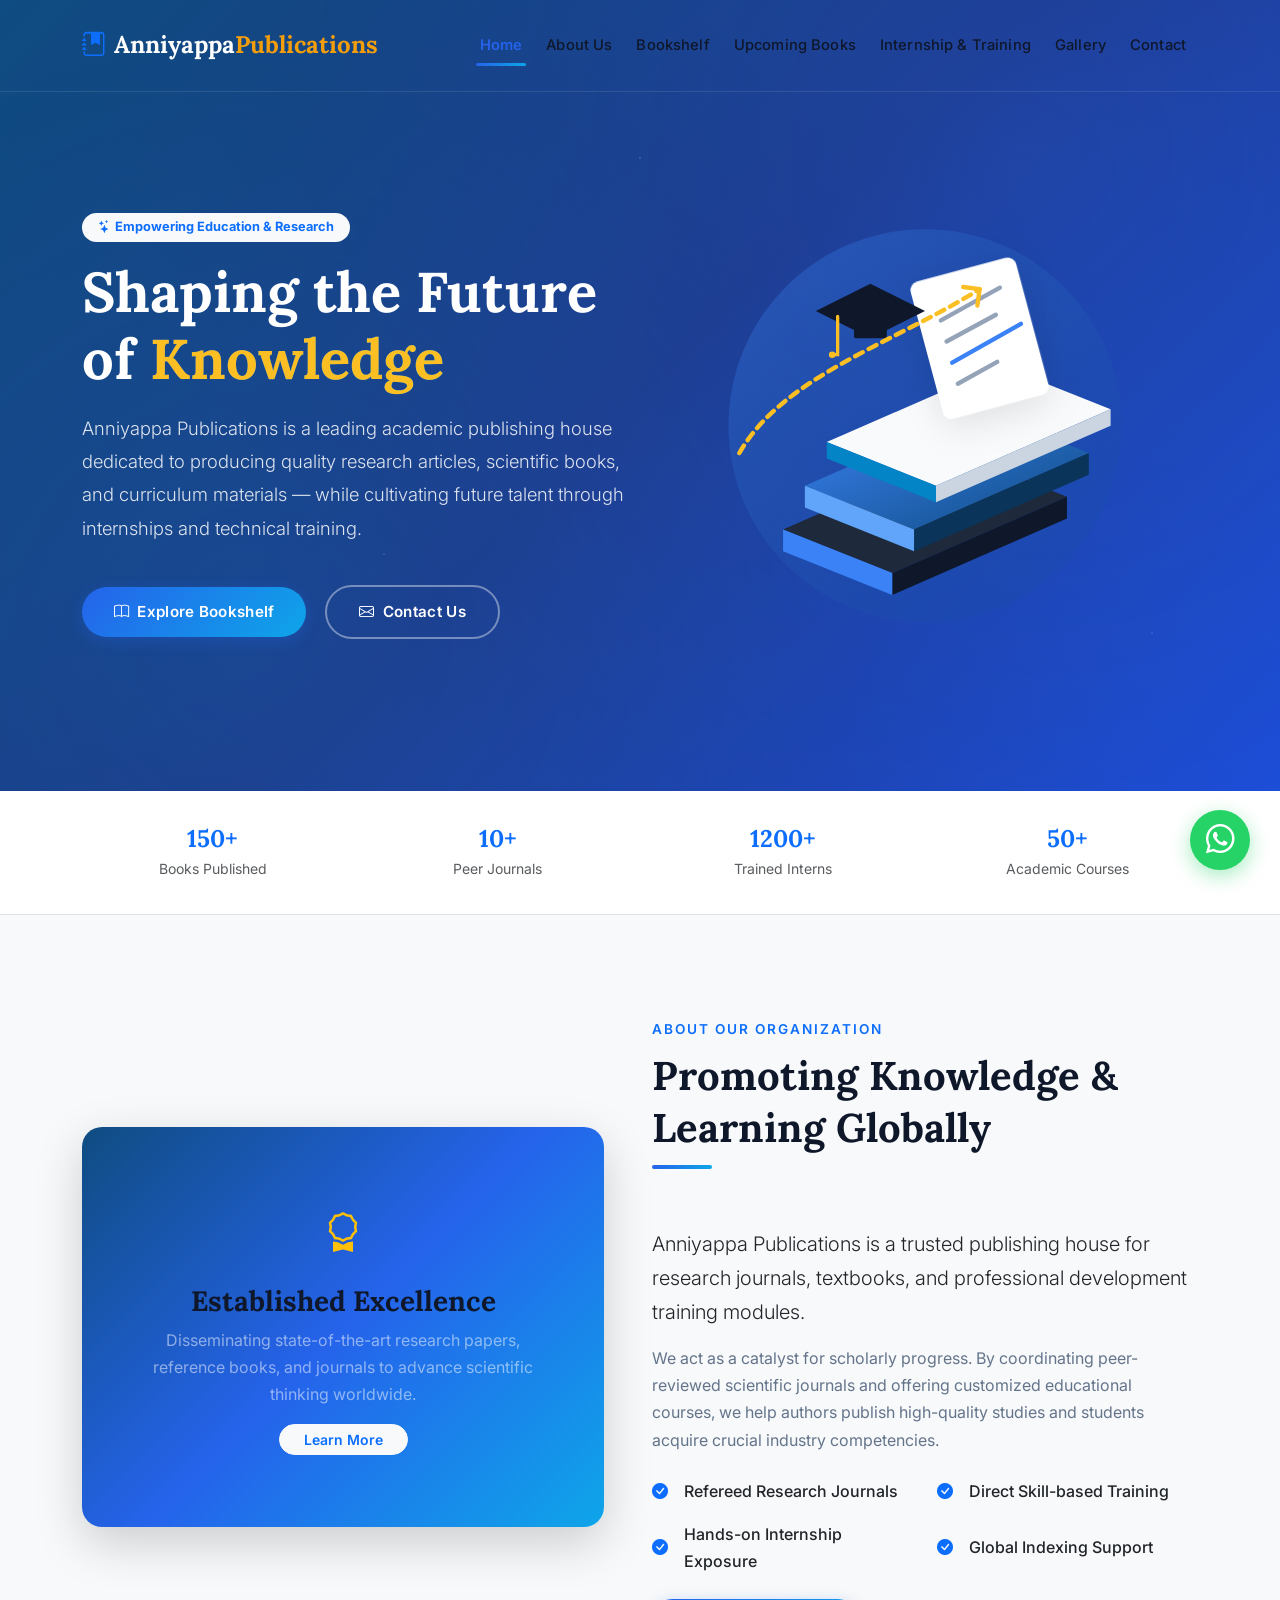
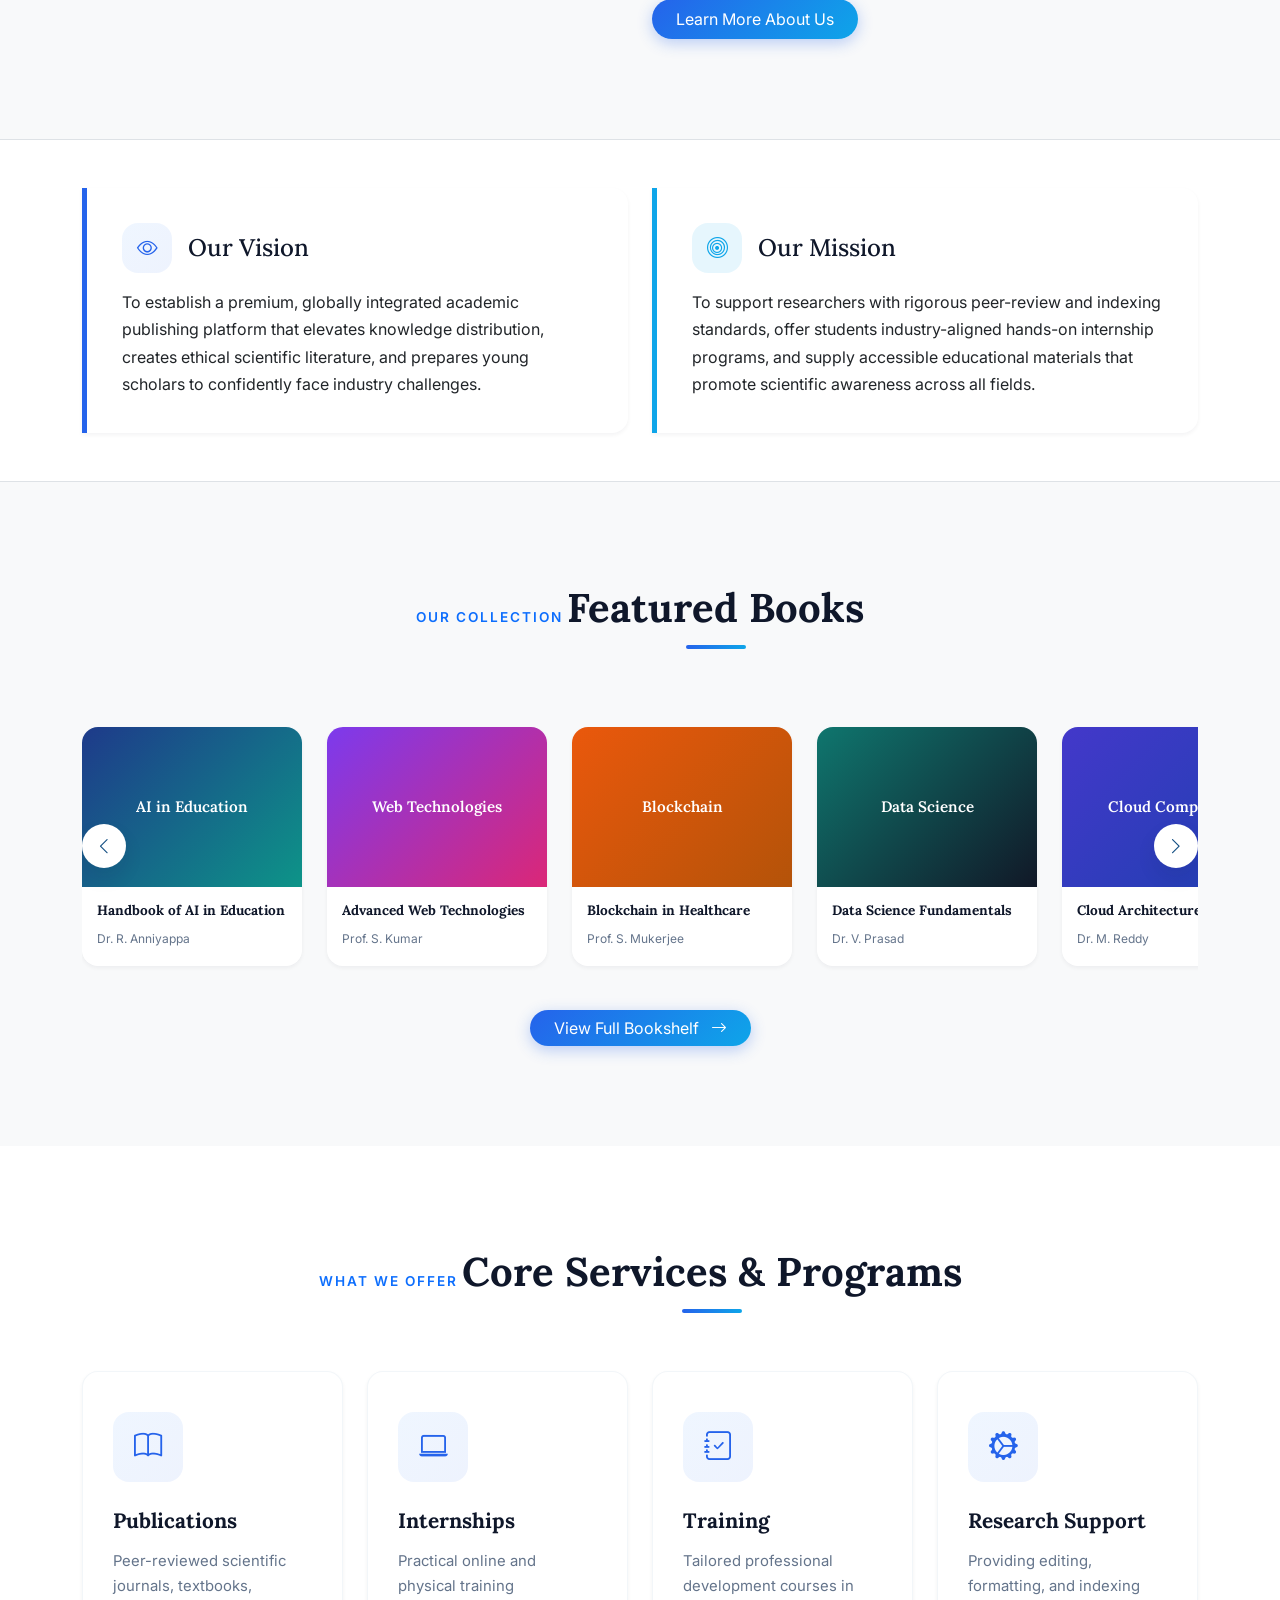
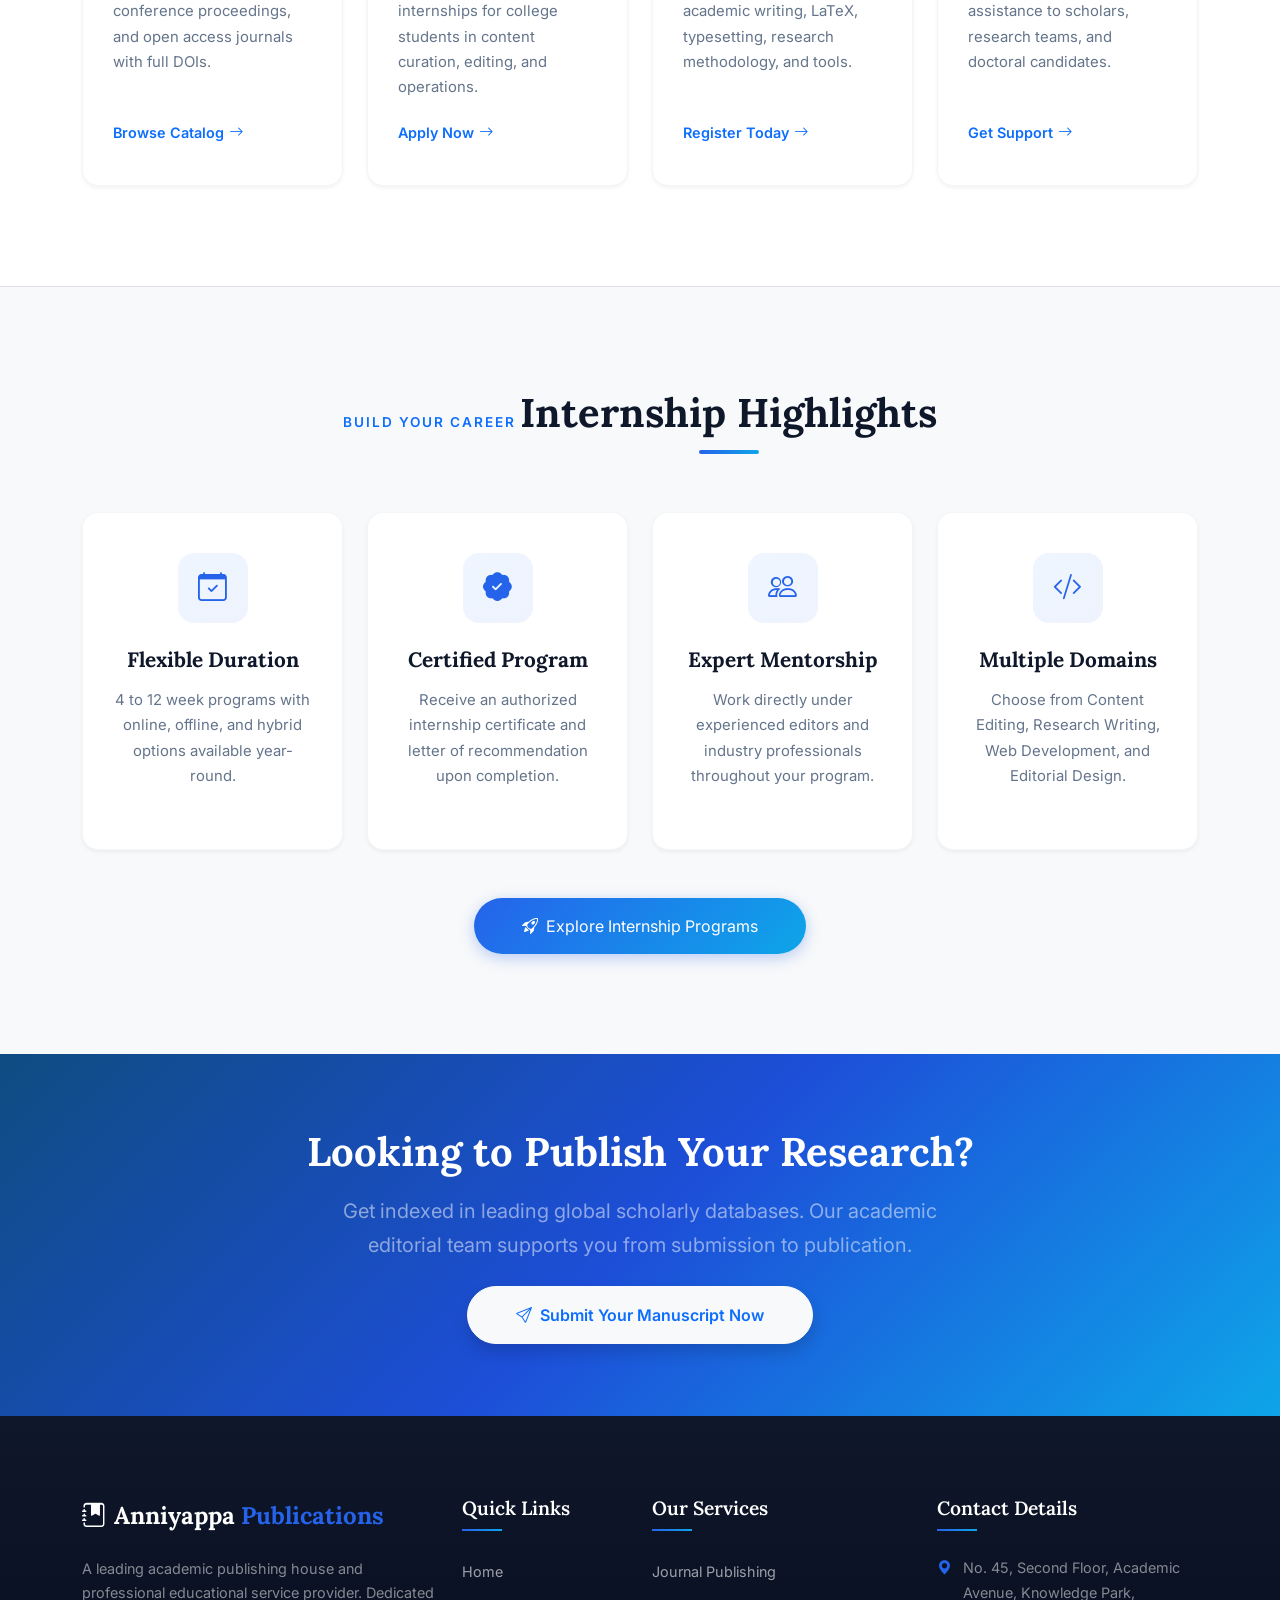
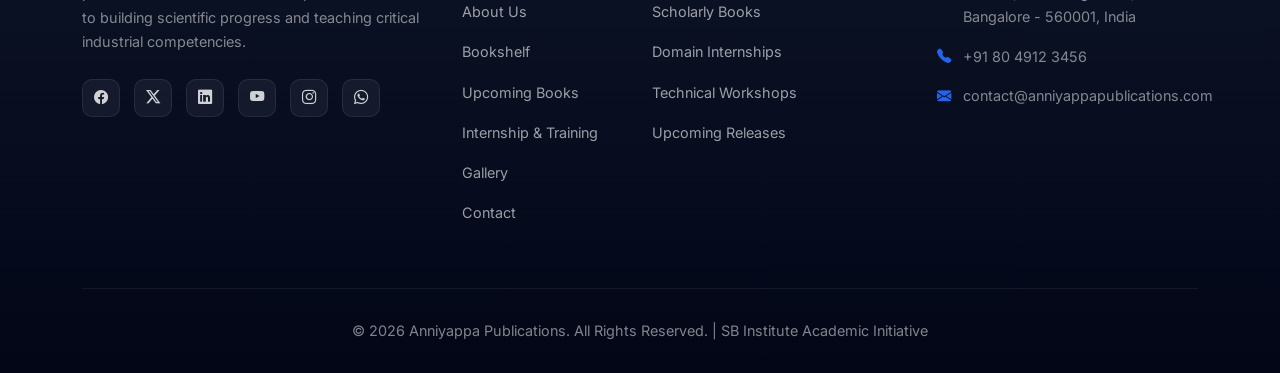
<file: index.html>
<!DOCTYPE html>
<html lang="en">
<head>
  <meta charset="UTF-8">
  <meta name="viewport" content="width=device-width, initial-scale=1.0">
  <title>Anniyappa Publications | Academic Publishing & Educational Services</title>
  <meta name="description" content="Anniyappa Publications – a premier academic publishing house offering research journals, scholarly textbooks, internship programs, and professional training in Computer Science, AI, Data Science, and more.">
  <meta name="keywords" content="Anniyappa Publications, academic publishing, research journals, textbooks, internships, training, AI, Data Science, Computer Science">
  
  <!-- Bootstrap 5 CSS -->
  <link href="https://cdn.jsdelivr.net/npm/bootstrap@5.3.2/dist/css/bootstrap.min.css" rel="stylesheet">
  <!-- Bootstrap Icons -->
  <link href="https://cdn.jsdelivr.net/npm/bootstrap-icons@1.11.2/font/bootstrap-icons.min.css" rel="stylesheet">
  <!-- Custom CSS -->
  <link rel="stylesheet" href="css/style.css">
</head>
<body>

  <!-- Navigation Bar -->
  <nav class="navbar navbar-expand-lg fixed-top" id="mainNavbar">
    <div class="container">
      <a class="navbar-brand" href="index.html">
        <i class="bi bi-journal-bookmark-fill me-2 text-primary"></i>Anniyappa <span>Publications</span>
      </a>
      <button class="navbar-toggler" type="button" data-bs-toggle="collapse" data-bs-target="#navbarNav" aria-controls="navbarNav" aria-expanded="false" aria-label="Toggle navigation">
        <span class="navbar-toggler-icon"></span>
      </button>
      <div class="collapse navbar-collapse" id="navbarNav">
        <ul class="navbar-nav ms-auto">
          <li class="nav-item"><a class="nav-link" href="index.html">Home</a></li>
          <li class="nav-item"><a class="nav-link" href="about.html">About Us</a></li>
          <li class="nav-item"><a class="nav-link" href="bookshelf.html">Bookshelf</a></li>
          <li class="nav-item"><a class="nav-link" href="upcoming.html">Upcoming Books</a></li>
          <li class="nav-item"><a class="nav-link" href="internship.html">Internship & Training</a></li>
          <li class="nav-item"><a class="nav-link" href="gallery.html">Gallery</a></li>
          <li class="nav-item"><a class="nav-link" href="contact.html">Contact</a></li>
        </ul>
      </div>
    </div>
  </nav>

  <!-- Hero Section -->
  <section class="hero-section d-flex align-items-center" id="heroSection">
    <div class="container">
      <div class="row align-items-center">
        <div class="col-lg-6 hero-content animate-up">
          <span class="badge bg-light text-primary mb-3 px-3 py-2 rounded-pill fw-bold" style="font-size: 0.8rem;">
            <i class="bi bi-stars me-1"></i>Empowering Education & Research
          </span>
          <h1 class="hero-title">Shaping the Future of <span class="gradient-text" style="-webkit-text-fill-color: #fbbf24;">Knowledge</span></h1>
          <p class="hero-subtitle">
            Anniyappa Publications is a leading academic publishing house dedicated to producing quality research articles, scientific books, and curriculum materials — while cultivating future talent through internships and technical training.
          </p>
          <div class="hero-btn-group">
            <a href="bookshelf.html" class="btn btn-primary-custom rounded-pill">
              <i class="bi bi-book me-2"></i>Explore Bookshelf
            </a>
            <a href="contact.html" class="btn btn-outline-custom rounded-pill">
              <i class="bi bi-envelope me-2"></i>Contact Us
            </a>
          </div>
        </div>
        <div class="col-lg-6 hero-image-container d-none d-lg-flex animate-up" style="animation-delay: 0.2s;">
          <svg viewBox="0 0 500 450" width="100%" height="auto" fill="none" xmlns="http://www.w3.org/2000/svg">
            <defs>
              <linearGradient id="circleGrad" x1="0%" y1="0%" x2="100%" y2="100%">
                <stop offset="0%" stop-color="#3b82f6" stop-opacity="0.4"/>
                <stop offset="100%" stop-color="#0f4c81" stop-opacity="0.1"/>
              </linearGradient>
              <linearGradient id="bookGrad" x1="0%" y1="0%" x2="100%" y2="100%">
                <stop offset="0%" stop-color="#3b82f6"/>
                <stop offset="100%" stop-color="#0f4c81"/>
              </linearGradient>
            </defs>
            <circle cx="250" cy="225" r="180" fill="url(#circleGrad)" />
            <path d="M120 320 L280 250 L380 290 L220 360 Z" fill="#1e293b" />
            <path d="M220 360 L380 290 L380 310 L220 380 Z" fill="#0f172a" />
            <path d="M120 320 L220 360 L220 380 L120 340 Z" fill="#3b82f6" />
            <path d="M140 280 L300 210 L400 250 L240 320 Z" fill="url(#bookGrad)" />
            <path d="M240 320 L400 250 L400 270 L240 340 Z" fill="#0a3459" />
            <path d="M140 280 L240 320 L240 340 L140 300 Z" fill="#60a5fa" />
            <path d="M160 240 L320 170 L420 210 L260 280 Z" fill="#f8fafc" />
            <path d="M260 280 L420 210 L420 225 L260 295 Z" fill="#cbd5e1" />
            <path d="M160 240 L260 280 L260 295 L160 255 Z" fill="#0284c7" />
            <rect x="250" y="80" width="100" height="130" rx="8" fill="#ffffff" filter="drop-shadow(0px 8px 16px rgba(0,0,0,0.1))" transform="rotate(-15 300 145)"/>
            <line x1="270" y1="120" x2="330" y2="105" stroke="#94a3b8" stroke-width="4" stroke-linecap="round" transform="rotate(-15 300 145)"/>
            <line x1="270" y1="140" x2="320" y2="128" stroke="#94a3b8" stroke-width="4" stroke-linecap="round" transform="rotate(-15 300 145)"/>
            <line x1="270" y1="160" x2="340" y2="142" stroke="#3b82f6" stroke-width="4" stroke-linecap="round" transform="rotate(-15 300 145)"/>
            <line x1="270" y1="180" x2="310" y2="170" stroke="#94a3b8" stroke-width="4" stroke-linecap="round" transform="rotate(-15 300 145)"/>
            <path d="M150 120 L200 95 L250 120 L200 145 Z" fill="#0f172a" />
            <rect x="185" y="130" width="30" height="15" fill="#0f172a" rx="2" />
            <path d="M170 125 L170 160 L165 160" stroke="#fbbf24" stroke-width="3" stroke-linecap="round" />
            <circle cx="165" cy="160" r="3" fill="#fbbf24" />
            <path d="M80 250 C 120 180, 220 150, 300 100" stroke="#fbbf24" stroke-width="4" stroke-dasharray="8 6" stroke-linecap="round" />
            <path d="M300 100 L285 98 M300 100 L298 115" stroke="#fbbf24" stroke-width="4" stroke-linecap="round" />
          </svg>
        </div>
      </div>
    </div>
  </section>

  <!-- Quick Metrics -->
  <section class="py-4 bg-white border-bottom" style="box-shadow: 0 4px 30px rgba(0,0,0,0.04);">
    <div class="container">
      <div class="row text-center gy-4">
        <div class="col-md-3 col-6">
          <div class="p-2">
            <h4 class="fw-bold text-primary mb-0 font-title" id="counter-books">150+</h4>
            <small class="text-muted">Books Published</small>
          </div>
        </div>
        <div class="col-md-3 col-6">
          <div class="p-2">
            <h4 class="fw-bold text-primary mb-0 font-title">10+</h4>
            <small class="text-muted">Peer Journals</small>
          </div>
        </div>
        <div class="col-md-3 col-6">
          <div class="p-2">
            <h4 class="fw-bold text-primary mb-0 font-title">1200+</h4>
            <small class="text-muted">Trained Interns</small>
          </div>
        </div>
        <div class="col-md-3 col-6">
          <div class="p-2">
            <h4 class="fw-bold text-primary mb-0 font-title">50+</h4>
            <small class="text-muted">Academic Courses</small>
          </div>
        </div>
      </div>
    </div>
  </section>

  <!-- About Overview Section -->
  <section class="section-padding bg-light">
    <div class="container">
      <div class="row align-items-center">
        <div class="col-lg-6 mb-5 mb-lg-0">
          <div class="about-image-wrapper pe-lg-4">
            <div class="card border-0 overflow-hidden shadow-lg" style="border-radius: 20px;">
              <div class="card-body p-0 d-flex align-items-center justify-content-center text-white text-center" style="height: 400px; background: linear-gradient(135deg, #0f4c81 0%, #2563eb 50%, #0ea5e9 100%);">
                <div class="p-4">
                  <i class="bi bi-award fs-1 d-block mb-3 text-warning"></i>
                  <h3 class="font-title mb-2">Established Excellence</h3>
                  <p class="text-white-50 px-md-4 mb-3">Disseminating state-of-the-art research papers, reference books, and journals to advance scientific thinking worldwide.</p>
                  <a href="about.html" class="btn btn-light btn-sm rounded-pill px-4 text-primary fw-semibold">Learn More</a>
                </div>
              </div>
            </div>
          </div>
        </div>
        <div class="col-lg-6">
          <div class="section-title">
            <span class="text-primary fw-semibold text-uppercase tracking-wider" style="font-size: 0.85rem; letter-spacing: 2px;">About Our Organization</span>
            <h2 class="mt-2">Promoting Knowledge & Learning Globally</h2>
          </div>
          <p class="lead text-dark">Anniyappa Publications is a trusted publishing house for research journals, textbooks, and professional development training modules.</p>
          <p class="mb-4">We act as a catalyst for scholarly progress. By coordinating peer-reviewed scientific journals and offering customized educational courses, we help authors publish high-quality studies and students acquire crucial industry competencies.</p>
          <div class="row gy-3 mb-4">
            <div class="col-sm-6 d-flex align-items-center">
              <i class="bi bi-check-circle-fill text-primary me-3"></i>
              <span class="fw-medium text-dark">Refereed Research Journals</span>
            </div>
            <div class="col-sm-6 d-flex align-items-center">
              <i class="bi bi-check-circle-fill text-primary me-3"></i>
              <span class="fw-medium text-dark">Direct Skill-based Training</span>
            </div>
            <div class="col-sm-6 d-flex align-items-center">
              <i class="bi bi-check-circle-fill text-primary me-3"></i>
              <span class="fw-medium text-dark">Hands-on Internship Exposure</span>
            </div>
            <div class="col-sm-6 d-flex align-items-center">
              <i class="bi bi-check-circle-fill text-primary me-3"></i>
              <span class="fw-medium text-dark">Global Indexing Support</span>
            </div>
          </div>
          <a href="about.html" class="btn btn-primary-custom rounded-pill px-4 py-2">Learn More About Us</a>
        </div>
      </div>
    </div>
  </section>

  <!-- Mission & Vision -->
  <section class="py-5 bg-white border-top border-bottom">
    <div class="container">
      <div class="row g-4">
        <div class="col-md-6 animate-up">
          <div class="mission-vision-box h-100">
            <div class="d-flex align-items-center mb-3">
              <div class="card-icon-wrapper me-3 mb-0" style="width: 50px; height: 50px; font-size: 1.3rem;">
                <i class="bi bi-eye"></i>
              </div>
              <h3 class="font-title mb-0 h4">Our Vision</h3>
            </div>
            <p class="text-dark mb-0">To establish a premium, globally integrated academic publishing platform that elevates knowledge distribution, creates ethical scientific literature, and prepares young scholars to confidently face industry challenges.</p>
          </div>
        </div>
        <div class="col-md-6 animate-up" style="animation-delay: 0.15s;">
          <div class="mission-vision-box h-100" style="border-left-color: var(--accent-color);">
            <div class="d-flex align-items-center mb-3">
              <div class="card-icon-wrapper me-3 mb-0" style="width: 50px; height: 50px; font-size: 1.3rem; color: var(--accent-color); background: rgba(14, 165, 233, 0.1);">
                <i class="bi bi-bullseye"></i>
              </div>
              <h3 class="font-title mb-0 h4">Our Mission</h3>
            </div>
            <p class="text-dark mb-0">To support researchers with rigorous peer-review and indexing standards, offer students industry-aligned hands-on internship programs, and supply accessible educational materials that promote scientific awareness across all fields.</p>
          </div>
        </div>
      </div>
    </div>
  </section>

  <!-- Featured Books Slider -->
  <section class="section-padding bg-light">
    <div class="container">
      <div class="section-title text-center">
        <span class="text-primary fw-semibold text-uppercase" style="letter-spacing: 2px; font-size: 0.85rem;">Our Collection</span>
        <h2>Featured Books</h2>
      </div>
      <div class="book-slider-wrapper" id="bookSlider">
        <button class="slider-btn slider-prev" id="sliderPrev" aria-label="Previous">
          <i class="bi bi-chevron-left"></i>
        </button>
        <div class="book-slider-track" id="sliderTrack">
          <div class="book-slide">
            <div class="book-mini-card">
              <div class="book-mini-cover" style="background: linear-gradient(135deg, #1e3a8a, #0d9488);">AI in Education</div>
              <div class="book-mini-info">
                <h6>Handbook of AI in Education</h6>
                <small>Dr. R. Anniyappa</small>
              </div>
            </div>
          </div>
          <div class="book-slide">
            <div class="book-mini-card">
              <div class="book-mini-cover" style="background: linear-gradient(135deg, #7c3aed, #db2777);">Web Technologies</div>
              <div class="book-mini-info">
                <h6>Advanced Web Technologies</h6>
                <small>Prof. S. Kumar</small>
              </div>
            </div>
          </div>
          <div class="book-slide">
            <div class="book-mini-card">
              <div class="book-mini-cover" style="background: linear-gradient(135deg, #ea580c, #b45309);">Blockchain</div>
              <div class="book-mini-info">
                <h6>Blockchain in Healthcare</h6>
                <small>Prof. S. Mukerjee</small>
              </div>
            </div>
          </div>
          <div class="book-slide">
            <div class="book-mini-card">
              <div class="book-mini-cover" style="background: linear-gradient(135deg, #0f766e, #111827);">Data Science</div>
              <div class="book-mini-info">
                <h6>Data Science Fundamentals</h6>
                <small>Dr. V. Prasad</small>
              </div>
            </div>
          </div>
          <div class="book-slide">
            <div class="book-mini-card">
              <div class="book-mini-cover" style="background: linear-gradient(135deg, #4338ca, #1e40af);">Cloud Computing</div>
              <div class="book-mini-info">
                <h6>Cloud Architecture Patterns</h6>
                <small>Dr. M. Reddy</small>
              </div>
            </div>
          </div>
          <div class="book-slide">
            <div class="book-mini-card">
              <div class="book-mini-cover" style="background: linear-gradient(135deg, #15803d, #166534);">IoT Systems</div>
              <div class="book-mini-info">
                <h6>IoT & Smart Systems</h6>
                <small>Prof. A. K. Sen</small>
              </div>
            </div>
          </div>
          <div class="book-slide">
            <div class="book-mini-card">
              <div class="book-mini-cover" style="background: linear-gradient(135deg, #b91c1c, #7f1d1d);">Academic Writing</div>
              <div class="book-mini-info">
                <h6>Principles of Academic Writing</h6>
                <small>Prof. A. K. Sen</small>
              </div>
            </div>
          </div>
        </div>
        <button class="slider-btn slider-next" id="sliderNext" aria-label="Next">
          <i class="bi bi-chevron-right"></i>
        </button>
      </div>
      <div class="text-center mt-4">
        <a href="bookshelf.html" class="btn btn-primary-custom rounded-pill px-4">
          View Full Bookshelf <i class="bi bi-arrow-right ms-2"></i>
        </a>
      </div>
    </div>
  </section>

  <!-- Core Services Section -->
  <section class="section-padding bg-white">
    <div class="container">
      <div class="section-title text-center">
        <span class="text-primary fw-semibold text-uppercase" style="letter-spacing: 2px; font-size: 0.85rem;">What We Offer</span>
        <h2>Core Services & Programs</h2>
      </div>
      <div class="row g-4">
        <div class="col-lg-3 col-md-6">
          <div class="custom-card">
            <div class="card-icon-wrapper"><i class="bi bi-book"></i></div>
            <h3>Publications</h3>
            <p>Peer-reviewed scientific journals, textbooks, conference proceedings, and open access journals with full DOIs.</p>
            <a href="bookshelf.html" class="card-link text-primary">Browse Catalog <i class="bi bi-arrow-right"></i></a>
          </div>
        </div>
        <div class="col-lg-3 col-md-6">
          <div class="custom-card">
            <div class="card-icon-wrapper"><i class="bi bi-laptop"></i></div>
            <h3>Internships</h3>
            <p>Practical online and physical training internships for college students in content curation, editing, and operations.</p>
            <a href="internship.html" class="card-link text-primary">Apply Now <i class="bi bi-arrow-right"></i></a>
          </div>
        </div>
        <div class="col-lg-3 col-md-6">
          <div class="custom-card">
            <div class="card-icon-wrapper"><i class="bi bi-journal-check"></i></div>
            <h3>Training</h3>
            <p>Tailored professional development courses in academic writing, LaTeX, typesetting, research methodology, and tools.</p>
            <a href="internship.html#trainingSection" class="card-link text-primary">Register Today <i class="bi bi-arrow-right"></i></a>
          </div>
        </div>
        <div class="col-lg-3 col-md-6">
          <div class="custom-card">
            <div class="card-icon-wrapper"><i class="bi bi-gear-wide-connected"></i></div>
            <h3>Research Support</h3>
            <p>Providing editing, formatting, and indexing assistance to scholars, research teams, and doctoral candidates.</p>
            <a href="contact.html" class="card-link text-primary">Get Support <i class="bi bi-arrow-right"></i></a>
          </div>
        </div>
      </div>
    </div>
  </section>

  <!-- Internship Highlights -->
  <section class="section-padding bg-light border-top">
    <div class="container">
      <div class="section-title text-center">
        <span class="text-primary fw-semibold text-uppercase" style="letter-spacing: 2px; font-size: 0.85rem;">Build Your Career</span>
        <h2>Internship Highlights</h2>
      </div>
      <div class="row g-4">
        <div class="col-md-6 col-lg-3">
          <div class="custom-card text-center">
            <div class="card-icon-wrapper mx-auto"><i class="bi bi-calendar-check"></i></div>
            <h4 class="fw-bold h5">Flexible Duration</h4>
            <p class="small">4 to 12 week programs with online, offline, and hybrid options available year-round.</p>
          </div>
        </div>
        <div class="col-md-6 col-lg-3">
          <div class="custom-card text-center">
            <div class="card-icon-wrapper mx-auto"><i class="bi bi-patch-check-fill"></i></div>
            <h4 class="fw-bold h5">Certified Program</h4>
            <p class="small">Receive an authorized internship certificate and letter of recommendation upon completion.</p>
          </div>
        </div>
        <div class="col-md-6 col-lg-3">
          <div class="custom-card text-center">
            <div class="card-icon-wrapper mx-auto"><i class="bi bi-people"></i></div>
            <h4 class="fw-bold h5">Expert Mentorship</h4>
            <p class="small">Work directly under experienced editors and industry professionals throughout your program.</p>
          </div>
        </div>
        <div class="col-md-6 col-lg-3">
          <div class="custom-card text-center">
            <div class="card-icon-wrapper mx-auto"><i class="bi bi-code-slash"></i></div>
            <h4 class="fw-bold h5">Multiple Domains</h4>
            <p class="small">Choose from Content Editing, Research Writing, Web Development, and Editorial Design.</p>
          </div>
        </div>
      </div>
      <div class="text-center mt-5">
        <a href="internship.html" class="btn btn-primary-custom rounded-pill px-5 py-3">
          <i class="bi bi-rocket-takeoff me-2"></i>Explore Internship Programs
        </a>
      </div>
    </div>
  </section>

  <!-- CTA Banner -->
  <section class="py-5 text-white" style="background: linear-gradient(135deg, #0f4c81 0%, #1d4ed8 50%, #0ea5e9 100%);">
    <div class="container text-center py-4">
      <h2 class="text-white font-title mb-3 fs-1">Looking to Publish Your Research?</h2>
      <p class="text-white-50 mx-auto mb-4 fs-5" style="max-width: 600px;">Get indexed in leading global scholarly databases. Our academic editorial team supports you from submission to publication.</p>
      <a href="contact.html" class="btn btn-light rounded-pill px-5 py-3 fw-semibold text-primary shadow">
        <i class="bi bi-send me-2"></i>Submit Your Manuscript Now
      </a>
    </div>
  </section>

  <!-- Footer -->
  <footer class="footer">
    <div class="container">
      <div class="row g-4">
        <div class="col-lg-4">
          <div class="footer-brand"><i class="bi bi-journal-bookmark-fill me-2"></i>Anniyappa <span>Publications</span></div>
          <p class="text-white-50 mb-4">A leading academic publishing house and professional educational service provider. Dedicated to building scientific progress and teaching critical industrial competencies.</p>
          <div class="social-links">
            <a href="#" aria-label="Facebook"><i class="bi bi-facebook"></i></a>
            <a href="#" aria-label="Twitter/X"><i class="bi bi-twitter-x"></i></a>
            <a href="#" aria-label="LinkedIn"><i class="bi bi-linkedin"></i></a>
            <a href="#" aria-label="YouTube"><i class="bi bi-youtube"></i></a>
            <a href="#" aria-label="Instagram"><i class="bi bi-instagram"></i></a>
            <a href="#" aria-label="WhatsApp"><i class="bi bi-whatsapp"></i></a>
          </div>
        </div>
        <div class="col-lg-2 col-md-4">
          <h5 class="footer-heading">Quick Links</h5>
          <ul class="footer-links">
            <li><a href="index.html">Home</a></li>
            <li><a href="about.html">About Us</a></li>
            <li><a href="bookshelf.html">Bookshelf</a></li>
            <li><a href="upcoming.html">Upcoming Books</a></li>
            <li><a href="internship.html">Internship & Training</a></li>
            <li><a href="gallery.html">Gallery</a></li>
            <li><a href="contact.html">Contact</a></li>
          </ul>
        </div>
        <div class="col-lg-3 col-md-4">
          <h5 class="footer-heading">Our Services</h5>
          <ul class="footer-links">
            <li><a href="bookshelf.html">Journal Publishing</a></li>
            <li><a href="bookshelf.html">Scholarly Books</a></li>
            <li><a href="internship.html">Domain Internships</a></li>
            <li><a href="internship.html#trainingSection">Technical Workshops</a></li>
            <li><a href="upcoming.html">Upcoming Releases</a></li>
          </ul>
        </div>
        <div class="col-lg-3 col-md-4">
          <h5 class="footer-heading">Contact Details</h5>
          <ul class="list-unstyled text-white-50">
            <li class="footer-contact-item">
              <i class="bi bi-geo-alt-fill footer-contact-icon"></i>
              <span>No. 45, Second Floor, Academic Avenue, Knowledge Park, Bangalore - 560001, India</span>
            </li>
            <li class="footer-contact-item">
              <i class="bi bi-telephone-fill footer-contact-icon"></i>
              <span>+91 80 4912 3456</span>
            </li>
            <li class="footer-contact-item">
              <i class="bi bi-envelope-fill footer-contact-icon"></i>
              <span>contact@anniyappapublications.com</span>
            </li>
          </ul>
        </div>
      </div>
      <div class="footer-bottom text-center">
        <p class="mb-0 text-white-50">&copy; 2026 Anniyappa Publications. All Rights Reserved. | SB Institute Academic Initiative</p>
      </div>
    </div>
  </footer>

  <!-- Floating WhatsApp Button -->
  <a href="https://wa.me/918049123456" class="whatsapp-float" target="_blank" rel="noopener" aria-label="Chat on WhatsApp">
    <i class="bi bi-whatsapp"></i>
  </a>

  <!-- Scroll to Top -->
  <button class="scroll-top-btn" id="scrollTopBtn" aria-label="Scroll to top">
    <i class="bi bi-chevron-up"></i>
  </button>

  <!-- Bootstrap 5 JS -->
  <script src="https://cdn.jsdelivr.net/npm/bootstrap@5.3.2/dist/js/bootstrap.bundle.min.js"></script>
  <!-- Custom JS -->
  <script src="js/main.js"></script>
</body>
</html>
</file>
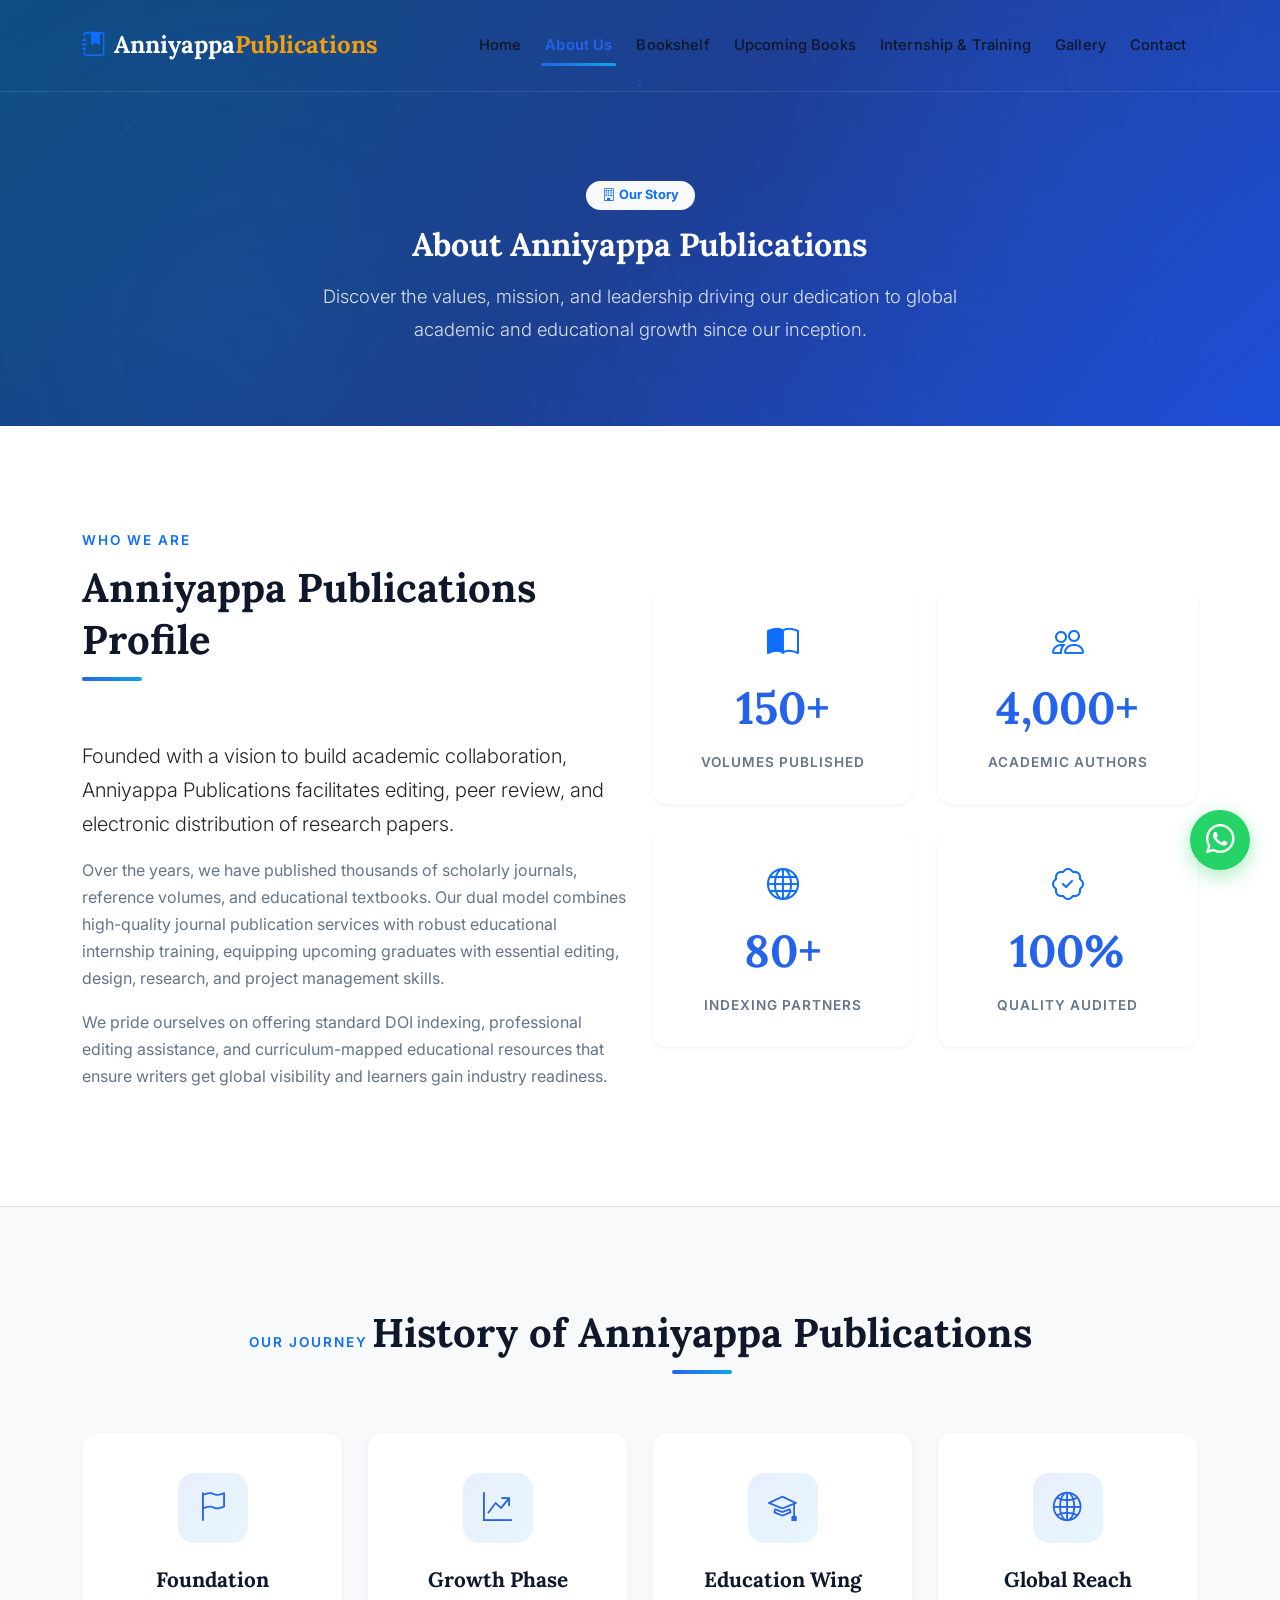
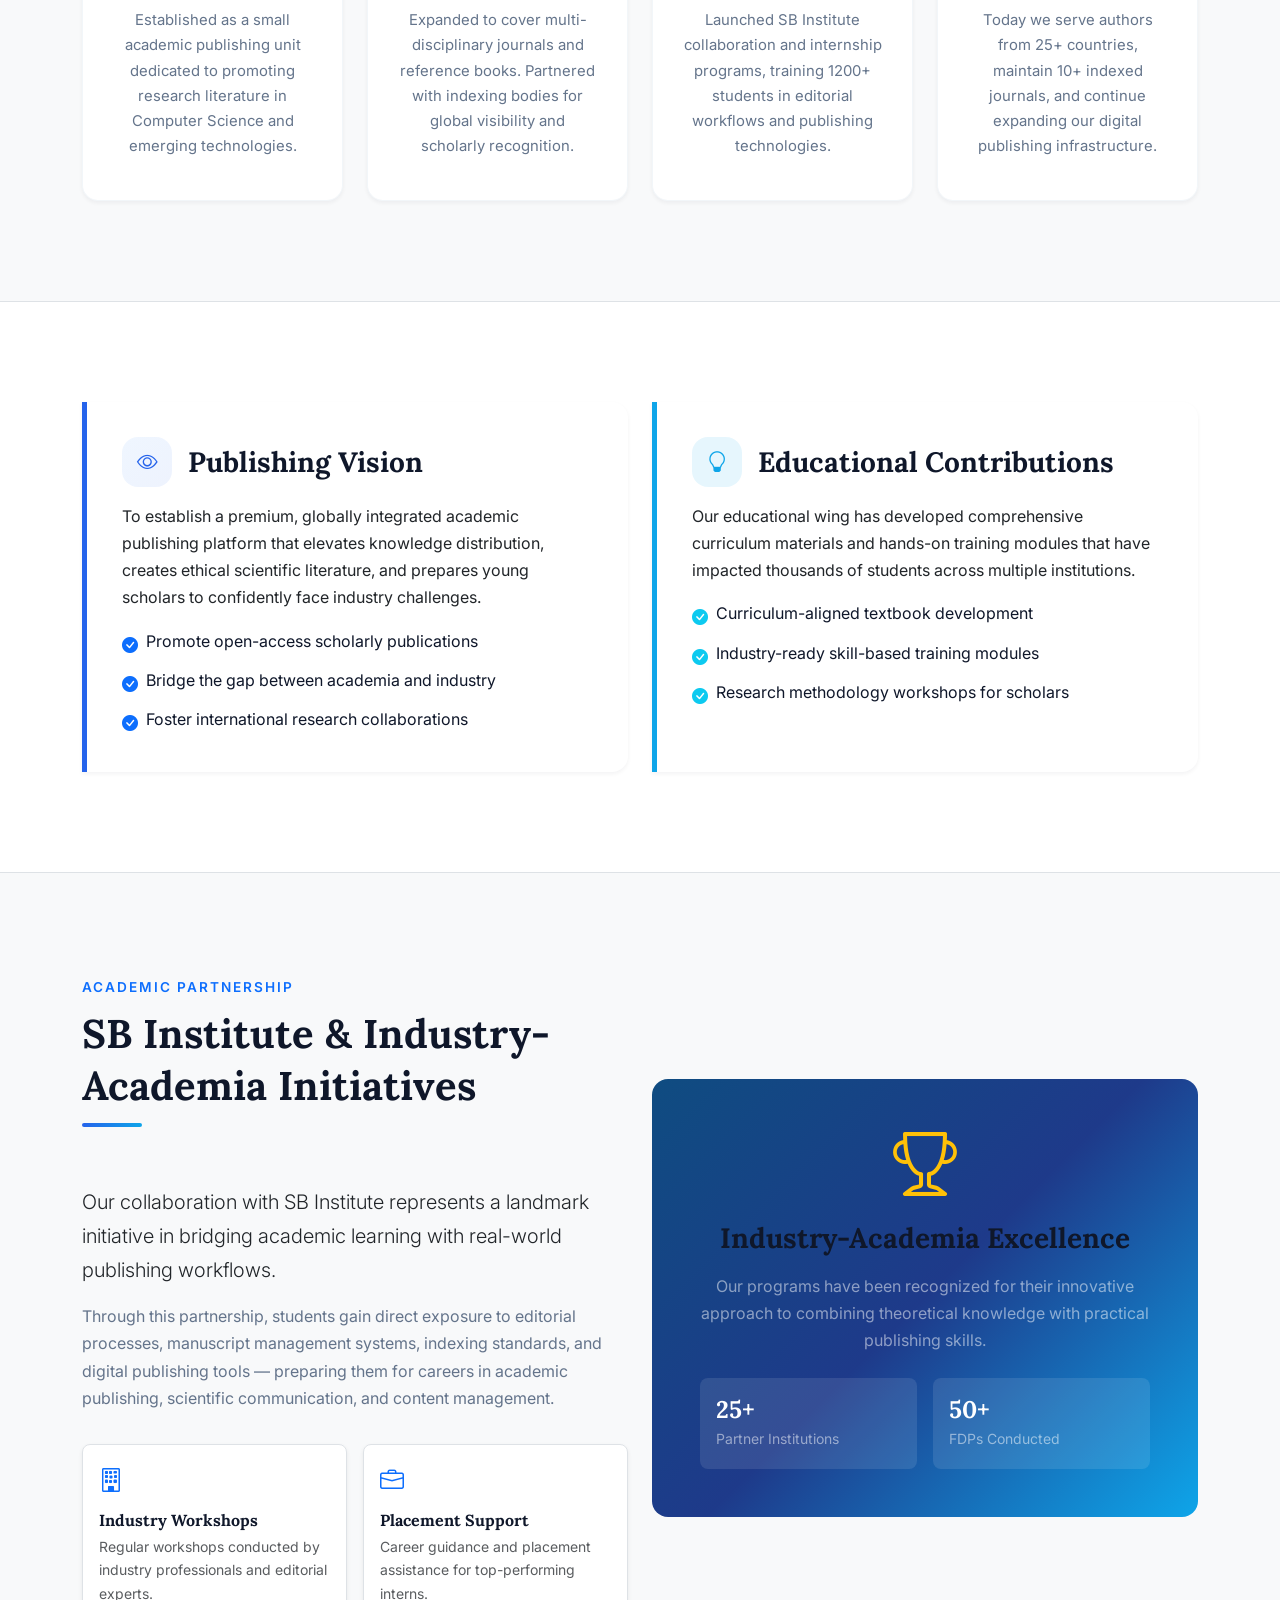
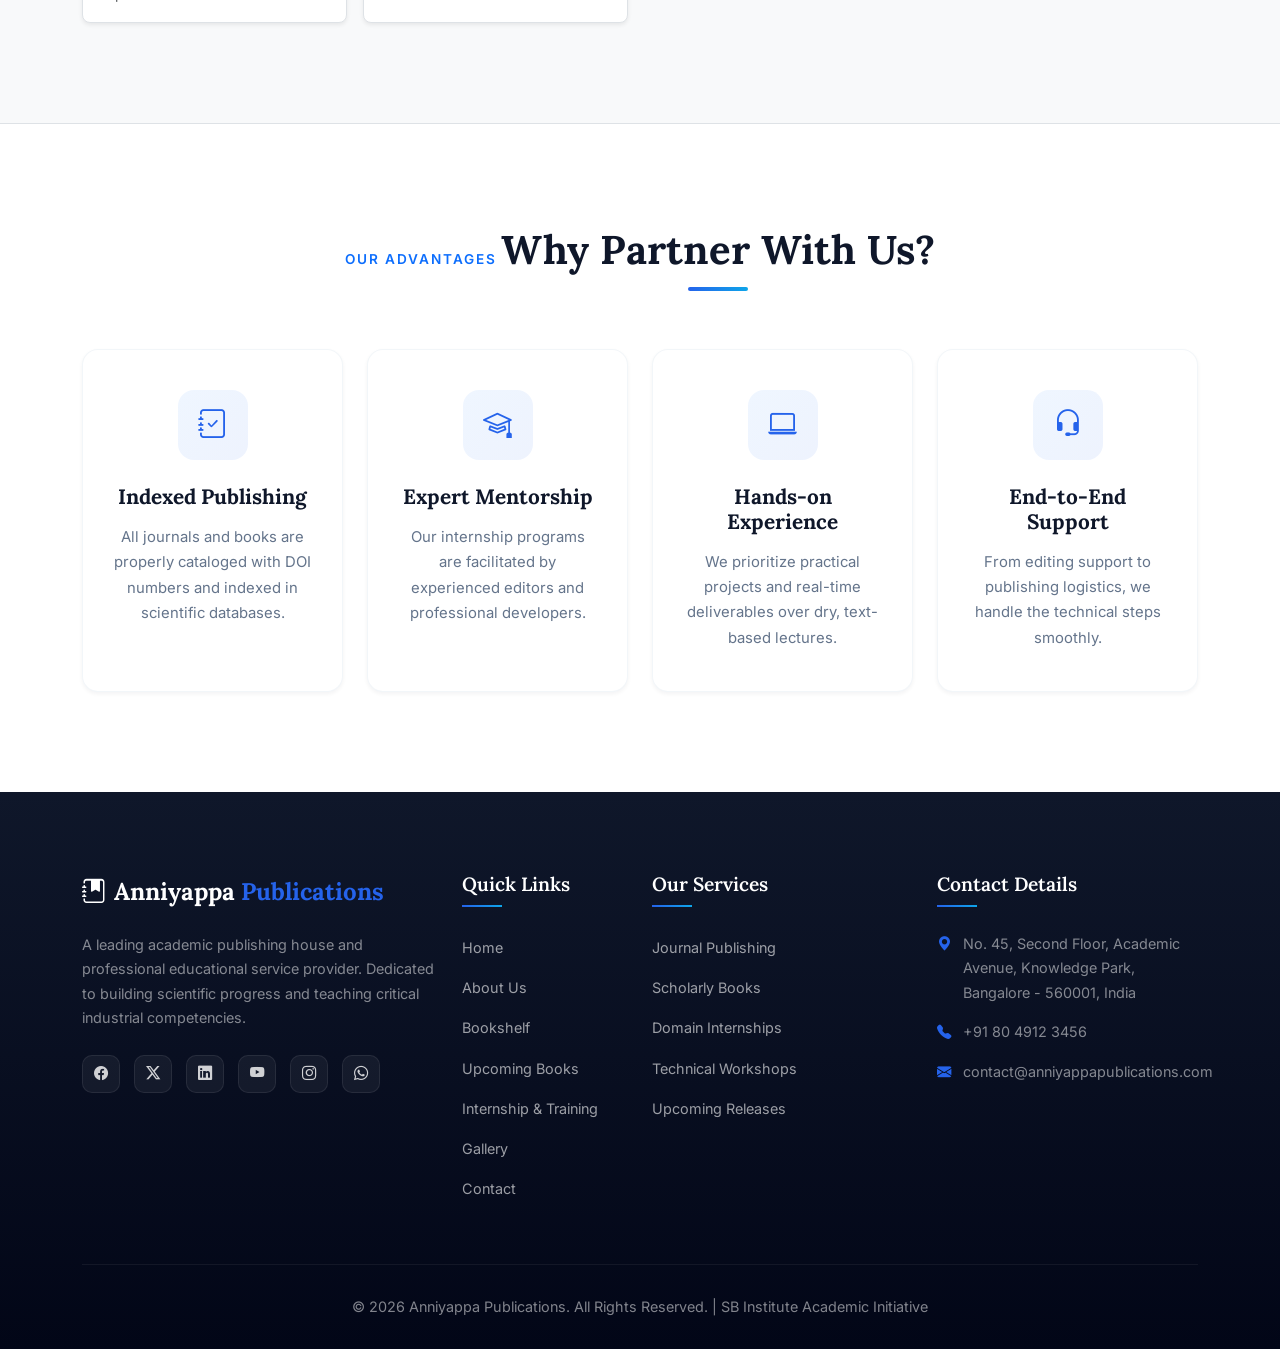
<file: about.html>
<!DOCTYPE html>
<html lang="en">
<head>
  <meta charset="UTF-8">
  <meta name="viewport" content="width=device-width, initial-scale=1.0">
  <title>About Us | Anniyappa Publications</title>
  <meta name="description" content="Learn about Anniyappa Publications' history, academic vision, SB Institute collaboration, educational contributions, and industry-academia initiatives.">
  <link href="https://cdn.jsdelivr.net/npm/bootstrap@5.3.2/dist/css/bootstrap.min.css" rel="stylesheet">
  <link href="https://cdn.jsdelivr.net/npm/bootstrap-icons@1.11.2/font/bootstrap-icons.min.css" rel="stylesheet">
  <link rel="stylesheet" href="css/style.css">
</head>
<body>

  <!-- Navigation Bar -->
  <nav class="navbar navbar-expand-lg fixed-top" id="mainNavbar">
    <div class="container">
      <a class="navbar-brand" href="index.html">
        <i class="bi bi-journal-bookmark-fill me-2 text-primary"></i>Anniyappa <span>Publications</span>
      </a>
      <button class="navbar-toggler" type="button" data-bs-toggle="collapse" data-bs-target="#navbarNav" aria-controls="navbarNav" aria-expanded="false" aria-label="Toggle navigation">
        <span class="navbar-toggler-icon"></span>
      </button>
      <div class="collapse navbar-collapse" id="navbarNav">
        <ul class="navbar-nav ms-auto">
          <li class="nav-item"><a class="nav-link" href="index.html">Home</a></li>
          <li class="nav-item"><a class="nav-link" href="about.html">About Us</a></li>
          <li class="nav-item"><a class="nav-link" href="bookshelf.html">Bookshelf</a></li>
          <li class="nav-item"><a class="nav-link" href="upcoming.html">Upcoming Books</a></li>
          <li class="nav-item"><a class="nav-link" href="internship.html">Internship & Training</a></li>
          <li class="nav-item"><a class="nav-link" href="gallery.html">Gallery</a></li>
          <li class="nav-item"><a class="nav-link" href="contact.html">Contact</a></li>
        </ul>
      </div>
    </div>
  </nav>

  <!-- Page Header -->
  <section class="hero-section text-center d-flex align-items-center" style="padding: 180px 0 80px;">
    <div class="container hero-content animate-up">
      <span class="badge bg-light text-primary mb-3 px-3 py-2 rounded-pill fw-bold" style="font-size: 0.8rem;">
        <i class="bi bi-building me-1"></i>Our Story
      </span>
      <h1 class="hero-title mb-3 fs-2">About Anniyappa Publications</h1>
      <p class="hero-subtitle mx-auto mb-0" style="max-width: 650px;">Discover the values, mission, and leadership driving our dedication to global academic and educational growth since our inception.</p>
    </div>
  </section>

  <!-- Profile Section -->
  <section class="section-padding bg-white">
    <div class="container">
      <div class="row align-items-center">
        <div class="col-lg-6 mb-5 mb-lg-0 animate-up">
          <div class="section-title">
            <span class="text-primary fw-semibold text-uppercase" style="letter-spacing: 2px; font-size: 0.85rem;">Who We Are</span>
            <h2 class="mt-2">Anniyappa Publications Profile</h2>
          </div>
          <p class="lead text-dark">Founded with a vision to build academic collaboration, Anniyappa Publications facilitates editing, peer review, and electronic distribution of research papers.</p>
          <p>Over the years, we have published thousands of scholarly journals, reference volumes, and educational textbooks. Our dual model combines high-quality journal publication services with robust educational internship training, equipping upcoming graduates with essential editing, design, research, and project management skills.</p>
          <p>We pride ourselves on offering standard DOI indexing, professional editing assistance, and curriculum-mapped educational resources that ensure writers get global visibility and learners gain industry readiness.</p>
        </div>
        <div class="col-lg-6 animate-up" style="animation-delay: 0.2s;">
          <div class="row g-4">
            <div class="col-sm-6">
              <div class="stats-counter-card">
                <i class="bi bi-book-half fs-2 text-primary mb-2"></i>
                <div class="stats-number">150+</div>
                <div class="stats-label">Volumes Published</div>
              </div>
            </div>
            <div class="col-sm-6">
              <div class="stats-counter-card">
                <i class="bi bi-people fs-2 text-primary mb-2"></i>
                <div class="stats-number">4,000+</div>
                <div class="stats-label">Academic Authors</div>
              </div>
            </div>
            <div class="col-sm-6">
              <div class="stats-counter-card">
                <i class="bi bi-globe fs-2 text-primary mb-2"></i>
                <div class="stats-number">80+</div>
                <div class="stats-label">Indexing Partners</div>
              </div>
            </div>
            <div class="col-sm-6">
              <div class="stats-counter-card">
                <i class="bi bi-patch-check fs-2 text-primary mb-2"></i>
                <div class="stats-number">100%</div>
                <div class="stats-label">Quality Audited</div>
              </div>
            </div>
          </div>
        </div>
      </div>
    </div>
  </section>

  <!-- History Section -->
  <section class="section-padding bg-light border-top">
    <div class="container">
      <div class="section-title text-center">
        <span class="text-primary fw-semibold text-uppercase" style="letter-spacing: 2px; font-size: 0.85rem;">Our Journey</span>
        <h2>History of Anniyappa Publications</h2>
      </div>
      <div class="row g-4">
        <div class="col-md-6 col-lg-3 animate-up">
          <div class="custom-card text-center">
            <div class="card-icon-wrapper mx-auto" style="background: linear-gradient(135deg, rgba(37, 99, 235, 0.1), rgba(14, 165, 233, 0.1));">
              <i class="bi bi-flag"></i>
            </div>
            <h4 class="fw-bold h5">Foundation</h4>
            <p class="small mb-0">Established as a small academic publishing unit dedicated to promoting research literature in Computer Science and emerging technologies.</p>
          </div>
        </div>
        <div class="col-md-6 col-lg-3 animate-up" style="animation-delay: 0.1s;">
          <div class="custom-card text-center">
            <div class="card-icon-wrapper mx-auto" style="background: linear-gradient(135deg, rgba(37, 99, 235, 0.1), rgba(14, 165, 233, 0.1));">
              <i class="bi bi-graph-up-arrow"></i>
            </div>
            <h4 class="fw-bold h5">Growth Phase</h4>
            <p class="small mb-0">Expanded to cover multi-disciplinary journals and reference books. Partnered with indexing bodies for global visibility and scholarly recognition.</p>
          </div>
        </div>
        <div class="col-md-6 col-lg-3 animate-up" style="animation-delay: 0.2s;">
          <div class="custom-card text-center">
            <div class="card-icon-wrapper mx-auto" style="background: linear-gradient(135deg, rgba(37, 99, 235, 0.1), rgba(14, 165, 233, 0.1));">
              <i class="bi bi-mortarboard"></i>
            </div>
            <h4 class="fw-bold h5">Education Wing</h4>
            <p class="small mb-0">Launched SB Institute collaboration and internship programs, training 1200+ students in editorial workflows and publishing technologies.</p>
          </div>
        </div>
        <div class="col-md-6 col-lg-3 animate-up" style="animation-delay: 0.3s;">
          <div class="custom-card text-center">
            <div class="card-icon-wrapper mx-auto" style="background: linear-gradient(135deg, rgba(37, 99, 235, 0.1), rgba(14, 165, 233, 0.1));">
              <i class="bi bi-globe2"></i>
            </div>
            <h4 class="fw-bold h5">Global Reach</h4>
            <p class="small mb-0">Today we serve authors from 25+ countries, maintain 10+ indexed journals, and continue expanding our digital publishing infrastructure.</p>
          </div>
        </div>
      </div>
    </div>
  </section>

  <!-- Publishing Vision -->
  <section class="section-padding bg-white border-top">
    <div class="container">
      <div class="row g-4">
        <div class="col-md-6 animate-up">
          <div class="mission-vision-box h-100">
            <div class="d-flex align-items-center mb-3">
              <div class="card-icon-wrapper me-3 mb-0" style="width: 50px; height: 50px; font-size: 1.3rem;">
                <i class="bi bi-eye"></i>
              </div>
              <h3 class="font-title mb-0">Publishing Vision</h3>
            </div>
            <p class="text-dark">To establish a premium, globally integrated academic publishing platform that elevates knowledge distribution, creates ethical scientific literature, and prepares young scholars to confidently face industry challenges.</p>
            <ul class="list-unstyled mb-0">
              <li class="d-flex mb-2"><i class="bi bi-check-circle-fill text-primary me-2 mt-1"></i><span>Promote open-access scholarly publications</span></li>
              <li class="d-flex mb-2"><i class="bi bi-check-circle-fill text-primary me-2 mt-1"></i><span>Bridge the gap between academia and industry</span></li>
              <li class="d-flex"><i class="bi bi-check-circle-fill text-primary me-2 mt-1"></i><span>Foster international research collaborations</span></li>
            </ul>
          </div>
        </div>
        <div class="col-md-6 animate-up" style="animation-delay: 0.2s;">
          <div class="mission-vision-box h-100" style="border-left-color: var(--accent-color);">
            <div class="d-flex align-items-center mb-3">
              <div class="card-icon-wrapper me-3 mb-0" style="width: 50px; height: 50px; font-size: 1.3rem; color: var(--accent-color); background: rgba(14, 165, 233, 0.1);">
                <i class="bi bi-lightbulb"></i>
              </div>
              <h3 class="font-title mb-0">Educational Contributions</h3>
            </div>
            <p class="text-dark">Our educational wing has developed comprehensive curriculum materials and hands-on training modules that have impacted thousands of students across multiple institutions.</p>
            <ul class="list-unstyled mb-0">
              <li class="d-flex mb-2"><i class="bi bi-check-circle-fill text-info me-2 mt-1"></i><span>Curriculum-aligned textbook development</span></li>
              <li class="d-flex mb-2"><i class="bi bi-check-circle-fill text-info me-2 mt-1"></i><span>Industry-ready skill-based training modules</span></li>
              <li class="d-flex"><i class="bi bi-check-circle-fill text-info me-2 mt-1"></i><span>Research methodology workshops for scholars</span></li>
            </ul>
          </div>
        </div>
      </div>
    </div>
  </section>

  <!-- SB Institute & Industry-Academia -->
  <section class="section-padding bg-light border-top">
    <div class="container">
      <div class="row align-items-center">
        <div class="col-lg-6 mb-5 mb-lg-0 animate-up">
          <div class="section-title">
            <span class="text-primary fw-semibold text-uppercase" style="letter-spacing: 2px; font-size: 0.85rem;">Academic Partnership</span>
            <h2 class="mt-2">SB Institute & Industry-Academia Initiatives</h2>
          </div>
          <p class="lead text-dark">Our collaboration with SB Institute represents a landmark initiative in bridging academic learning with real-world publishing workflows.</p>
          <p>Through this partnership, students gain direct exposure to editorial processes, manuscript management systems, indexing standards, and digital publishing tools — preparing them for careers in academic publishing, scientific communication, and content management.</p>
          <div class="row g-3 mt-3">
            <div class="col-sm-6">
              <div class="p-3 bg-white rounded-3 shadow-sm border">
                <i class="bi bi-building text-primary d-block mb-2 fs-4"></i>
                <h6 class="fw-bold mb-1">Industry Workshops</h6>
                <p class="small text-muted mb-0">Regular workshops conducted by industry professionals and editorial experts.</p>
              </div>
            </div>
            <div class="col-sm-6">
              <div class="p-3 bg-white rounded-3 shadow-sm border">
                <i class="bi bi-briefcase text-primary d-block mb-2 fs-4"></i>
                <h6 class="fw-bold mb-1">Placement Support</h6>
                <p class="small text-muted mb-0">Career guidance and placement assistance for top-performing interns.</p>
              </div>
            </div>
          </div>
        </div>
        <div class="col-lg-6 animate-up" style="animation-delay: 0.2s;">
          <div class="p-5 rounded-4 text-white text-center" style="background: linear-gradient(135deg, #0f4c81 0%, #1e3a8a 50%, #0ea5e9 100%);">
            <i class="bi bi-trophy display-3 d-block mb-3 text-warning"></i>
            <h3 class="font-title mb-3">Industry-Academia Excellence</h3>
            <p class="text-white-50 mb-4">Our programs have been recognized for their innovative approach to combining theoretical knowledge with practical publishing skills.</p>
            <div class="row g-3 text-start">
              <div class="col-6">
                <div class="p-3 rounded-3" style="background: rgba(255,255,255,0.1);">
                  <h4 class="text-white font-title mb-0">25+</h4>
                  <small class="text-white-50">Partner Institutions</small>
                </div>
              </div>
              <div class="col-6">
                <div class="p-3 rounded-3" style="background: rgba(255,255,255,0.1);">
                  <h4 class="text-white font-title mb-0">50+</h4>
                  <small class="text-white-50">FDPs Conducted</small>
                </div>
              </div>
            </div>
          </div>
        </div>
      </div>
    </div>
  </section>

  <!-- Why Choose Us -->
  <section class="section-padding bg-white border-top">
    <div class="container">
      <div class="section-title text-center">
        <span class="text-primary fw-semibold text-uppercase" style="letter-spacing: 2px; font-size: 0.85rem;">Our Advantages</span>
        <h2>Why Partner With Us?</h2>
      </div>
      <div class="row g-4">
        <div class="col-lg-3 col-md-6">
          <div class="custom-card text-center">
            <div class="card-icon-wrapper mx-auto"><i class="bi bi-journal-check"></i></div>
            <h4 class="h5 fw-bold">Indexed Publishing</h4>
            <p class="small mb-0">All journals and books are properly cataloged with DOI numbers and indexed in scientific databases.</p>
          </div>
        </div>
        <div class="col-lg-3 col-md-6">
          <div class="custom-card text-center">
            <div class="card-icon-wrapper mx-auto"><i class="bi bi-mortarboard"></i></div>
            <h4 class="h5 fw-bold">Expert Mentorship</h4>
            <p class="small mb-0">Our internship programs are facilitated by experienced editors and professional developers.</p>
          </div>
        </div>
        <div class="col-lg-3 col-md-6">
          <div class="custom-card text-center">
            <div class="card-icon-wrapper mx-auto"><i class="bi bi-laptop"></i></div>
            <h4 class="h5 fw-bold">Hands-on Experience</h4>
            <p class="small mb-0">We prioritize practical projects and real-time deliverables over dry, text-based lectures.</p>
          </div>
        </div>
        <div class="col-lg-3 col-md-6">
          <div class="custom-card text-center">
            <div class="card-icon-wrapper mx-auto"><i class="bi bi-headset"></i></div>
            <h4 class="h5 fw-bold">End-to-End Support</h4>
            <p class="small mb-0">From editing support to publishing logistics, we handle the technical steps smoothly.</p>
          </div>
        </div>
      </div>
    </div>
  </section>

  <!-- Footer -->
  <footer class="footer">
    <div class="container">
      <div class="row g-4">
        <div class="col-lg-4">
          <div class="footer-brand"><i class="bi bi-journal-bookmark-fill me-2"></i>Anniyappa <span>Publications</span></div>
          <p class="text-white-50 mb-4">A leading academic publishing house and professional educational service provider. Dedicated to building scientific progress and teaching critical industrial competencies.</p>
          <div class="social-links">
            <a href="#" aria-label="Facebook"><i class="bi bi-facebook"></i></a>
            <a href="#" aria-label="Twitter/X"><i class="bi bi-twitter-x"></i></a>
            <a href="#" aria-label="LinkedIn"><i class="bi bi-linkedin"></i></a>
            <a href="#" aria-label="YouTube"><i class="bi bi-youtube"></i></a>
            <a href="#" aria-label="Instagram"><i class="bi bi-instagram"></i></a>
            <a href="#" aria-label="WhatsApp"><i class="bi bi-whatsapp"></i></a>
          </div>
        </div>
        <div class="col-lg-2 col-md-4">
          <h5 class="footer-heading">Quick Links</h5>
          <ul class="footer-links">
            <li><a href="index.html">Home</a></li>
            <li><a href="about.html">About Us</a></li>
            <li><a href="bookshelf.html">Bookshelf</a></li>
            <li><a href="upcoming.html">Upcoming Books</a></li>
            <li><a href="internship.html">Internship & Training</a></li>
            <li><a href="gallery.html">Gallery</a></li>
            <li><a href="contact.html">Contact</a></li>
          </ul>
        </div>
        <div class="col-lg-3 col-md-4">
          <h5 class="footer-heading">Our Services</h5>
          <ul class="footer-links">
            <li><a href="bookshelf.html">Journal Publishing</a></li>
            <li><a href="bookshelf.html">Scholarly Books</a></li>
            <li><a href="internship.html">Domain Internships</a></li>
            <li><a href="internship.html#trainingSection">Technical Workshops</a></li>
            <li><a href="upcoming.html">Upcoming Releases</a></li>
          </ul>
        </div>
        <div class="col-lg-3 col-md-4">
          <h5 class="footer-heading">Contact Details</h5>
          <ul class="list-unstyled text-white-50">
            <li class="footer-contact-item">
              <i class="bi bi-geo-alt-fill footer-contact-icon"></i>
              <span>No. 45, Second Floor, Academic Avenue, Knowledge Park, Bangalore - 560001, India</span>
            </li>
            <li class="footer-contact-item">
              <i class="bi bi-telephone-fill footer-contact-icon"></i>
              <span>+91 80 4912 3456</span>
            </li>
            <li class="footer-contact-item">
              <i class="bi bi-envelope-fill footer-contact-icon"></i>
              <span>contact@anniyappapublications.com</span>
            </li>
          </ul>
        </div>
      </div>
      <div class="footer-bottom text-center">
        <p class="mb-0 text-white-50">&copy; 2026 Anniyappa Publications. All Rights Reserved. | SB Institute Academic Initiative</p>
      </div>
    </div>
  </footer>

  <a href="https://wa.me/918049123456" class="whatsapp-float" target="_blank" rel="noopener" aria-label="Chat on WhatsApp"><i class="bi bi-whatsapp"></i></a>
  <button class="scroll-top-btn" id="scrollTopBtn" aria-label="Scroll to top"><i class="bi bi-chevron-up"></i></button>

  <script src="https://cdn.jsdelivr.net/npm/bootstrap@5.3.2/dist/js/bootstrap.bundle.min.js"></script>
  <script src="js/main.js"></script>
</body>
</html>
</file>
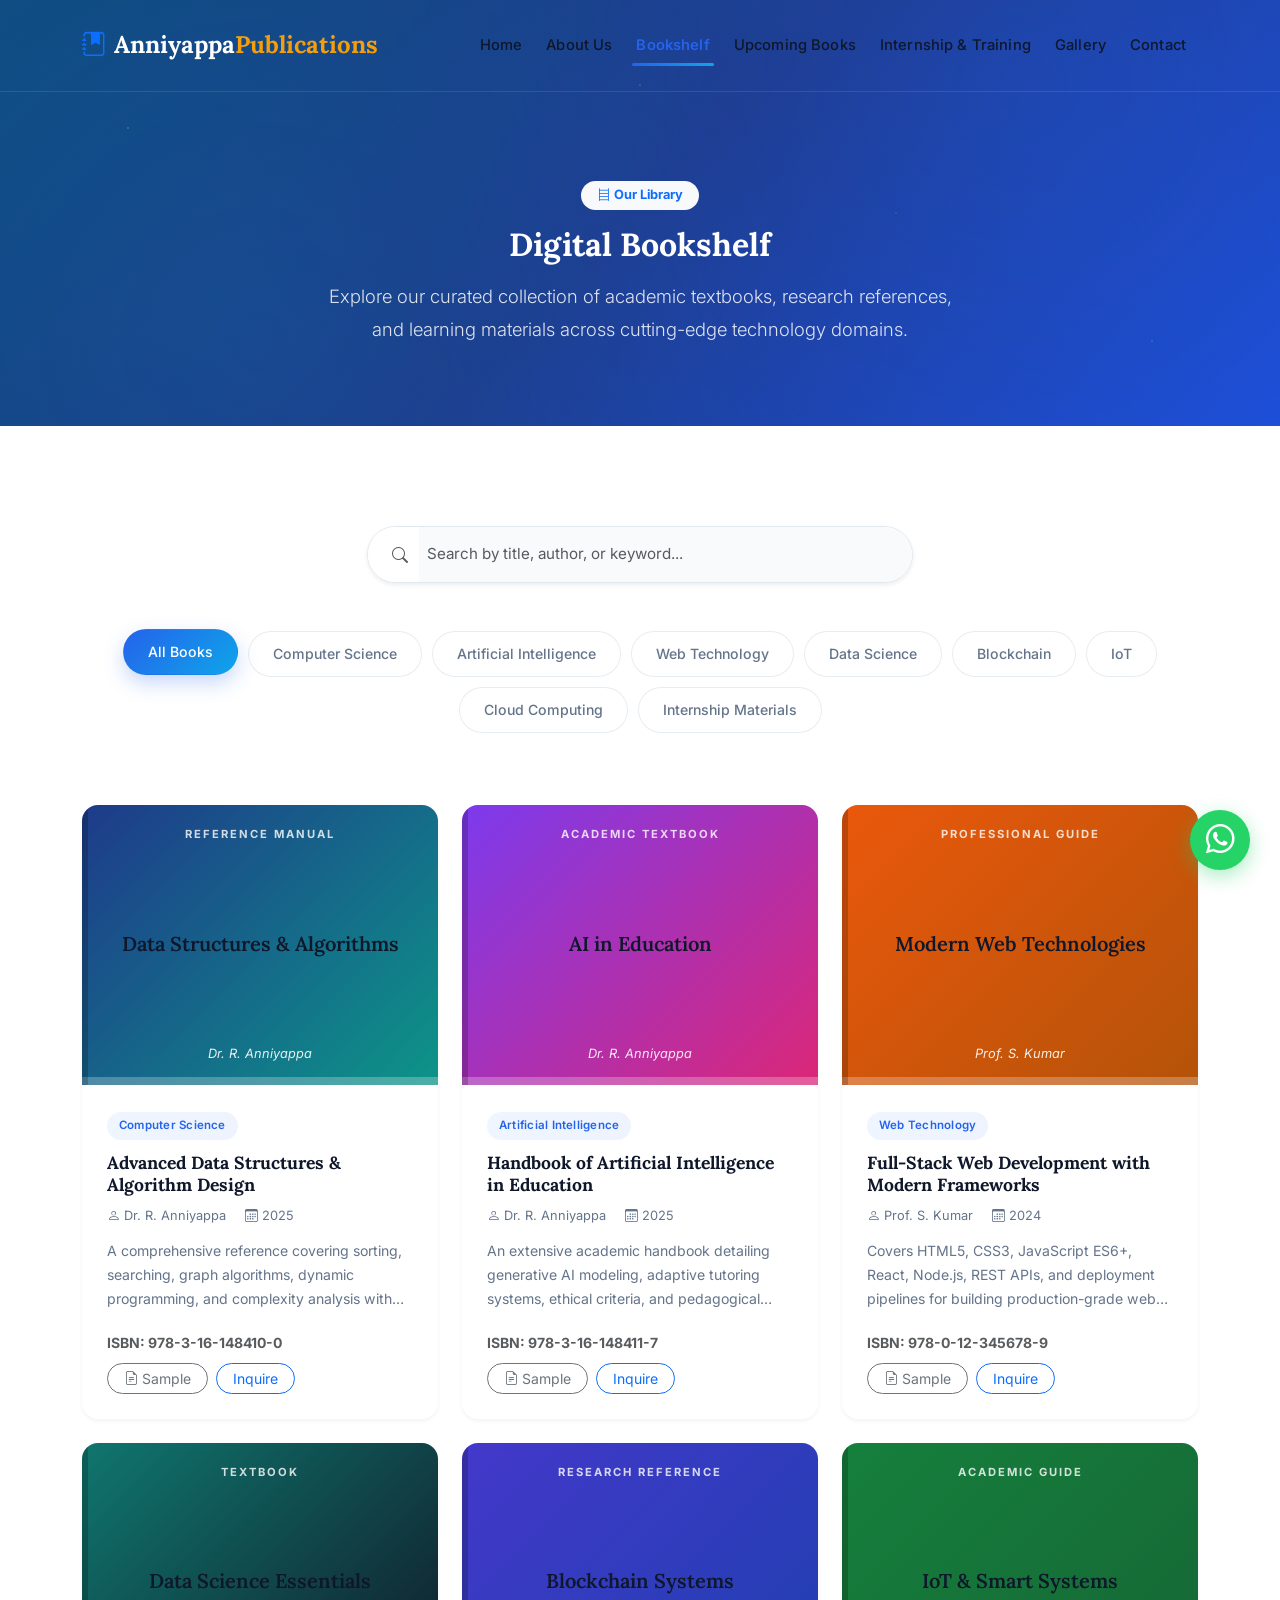
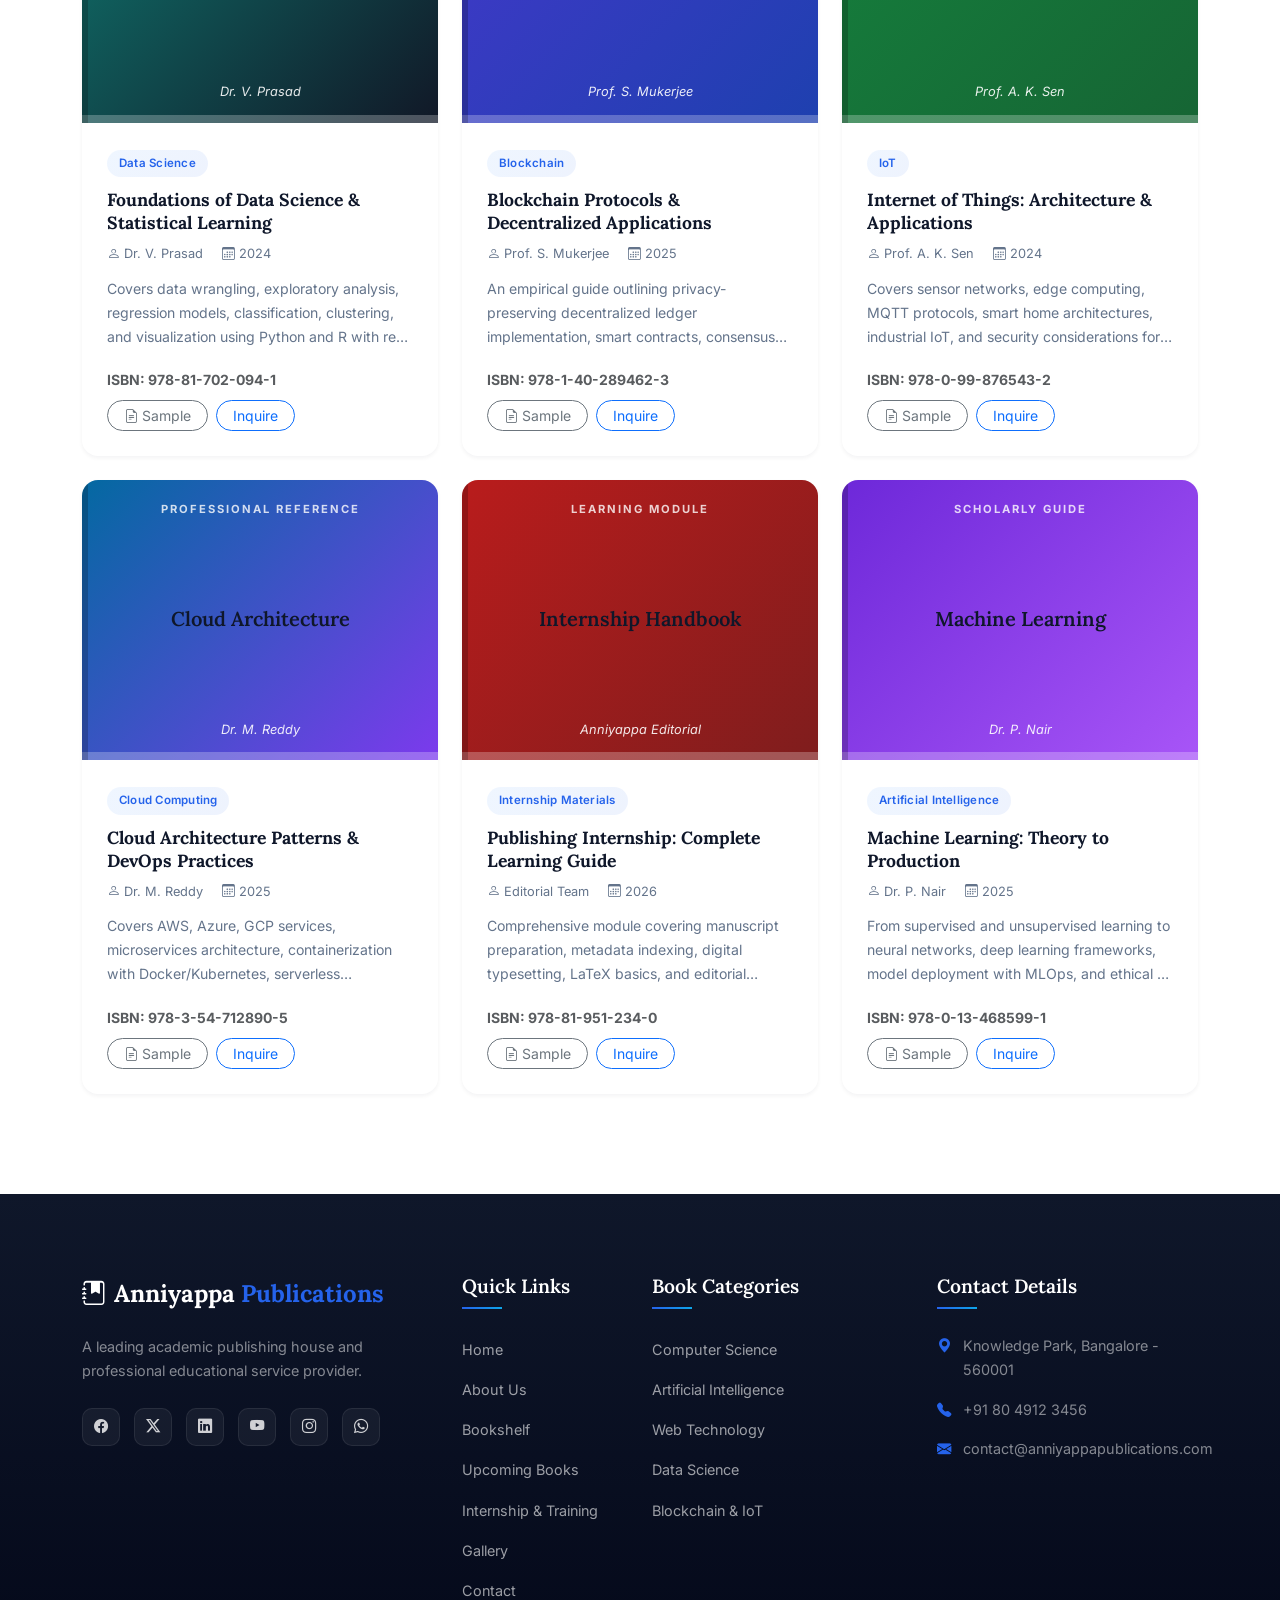
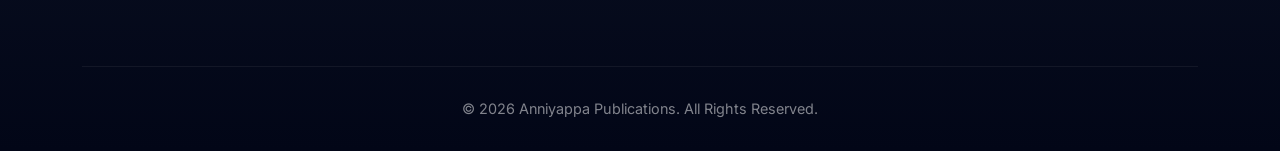
<file: bookshelf.html>
<!DOCTYPE html>
<html lang="en">
<head>
  <meta charset="UTF-8">
  <meta name="viewport" content="width=device-width, initial-scale=1.0">
  <title>Digital Bookshelf | Anniyappa Publications</title>
  <meta name="description" content="Browse the Anniyappa Publications bookshelf. Academic textbooks and reference books in Computer Science, AI, Web Technology, Data Science, Blockchain, IoT, Cloud Computing, and Internship Materials.">
  <link href="https://cdn.jsdelivr.net/npm/bootstrap@5.3.2/dist/css/bootstrap.min.css" rel="stylesheet">
  <link href="https://cdn.jsdelivr.net/npm/bootstrap-icons@1.11.2/font/bootstrap-icons.min.css" rel="stylesheet">
  <link rel="stylesheet" href="css/style.css">
</head>
<body>

  <!-- Navigation Bar -->
  <nav class="navbar navbar-expand-lg fixed-top" id="mainNavbar">
    <div class="container">
      <a class="navbar-brand" href="index.html">
        <i class="bi bi-journal-bookmark-fill me-2 text-primary"></i>Anniyappa <span>Publications</span>
      </a>
      <button class="navbar-toggler" type="button" data-bs-toggle="collapse" data-bs-target="#navbarNav" aria-controls="navbarNav" aria-expanded="false" aria-label="Toggle navigation">
        <span class="navbar-toggler-icon"></span>
      </button>
      <div class="collapse navbar-collapse" id="navbarNav">
        <ul class="navbar-nav ms-auto">
          <li class="nav-item"><a class="nav-link" href="index.html">Home</a></li>
          <li class="nav-item"><a class="nav-link" href="about.html">About Us</a></li>
          <li class="nav-item"><a class="nav-link" href="bookshelf.html">Bookshelf</a></li>
          <li class="nav-item"><a class="nav-link" href="upcoming.html">Upcoming Books</a></li>
          <li class="nav-item"><a class="nav-link" href="internship.html">Internship & Training</a></li>
          <li class="nav-item"><a class="nav-link" href="gallery.html">Gallery</a></li>
          <li class="nav-item"><a class="nav-link" href="contact.html">Contact</a></li>
        </ul>
      </div>
    </div>
  </nav>

  <!-- Page Header -->
  <section class="hero-section text-center d-flex align-items-center" style="padding: 180px 0 80px;">
    <div class="container hero-content animate-up">
      <span class="badge bg-light text-primary mb-3 px-3 py-2 rounded-pill fw-bold" style="font-size: 0.8rem;">
        <i class="bi bi-bookshelf me-1"></i>Our Library
      </span>
      <h1 class="hero-title mb-3 fs-2">Digital Bookshelf</h1>
      <p class="hero-subtitle mx-auto mb-0" style="max-width: 650px;">Explore our curated collection of academic textbooks, research references, and learning materials across cutting-edge technology domains.</p>
    </div>
  </section>

  <!-- Bookshelf Content -->
  <section class="section-padding bg-white">
    <div class="container">
      <!-- Search Bar -->
      <div class="row justify-content-center mb-5 animate-up">
        <div class="col-lg-6">
          <div class="input-group shadow-sm" style="border-radius: 30px; overflow: hidden; border: 1px solid rgba(15, 76, 129, 0.12);">
            <span class="input-group-text bg-white border-0 ps-4"><i class="bi bi-search text-muted"></i></span>
            <input type="text" id="pubSearch" class="form-control border-0 py-3 ps-2" placeholder="Search by title, author, or keyword..." aria-label="Search Books">
          </div>
        </div>
      </div>

      <!-- Category Filter -->
      <div class="row animate-up" style="animation-delay: 0.1s;">
        <div class="col-12">
          <div class="category-btn-group">
            <button class="category-btn active" data-filter="all">All Books</button>
            <button class="category-btn" data-filter="cs">Computer Science</button>
            <button class="category-btn" data-filter="ai">Artificial Intelligence</button>
            <button class="category-btn" data-filter="web">Web Technology</button>
            <button class="category-btn" data-filter="ds">Data Science</button>
            <button class="category-btn" data-filter="blockchain">Blockchain</button>
            <button class="category-btn" data-filter="iot">IoT</button>
            <button class="category-btn" data-filter="cloud">Cloud Computing</button>
            <button class="category-btn" data-filter="internship">Internship Materials</button>
          </div>
        </div>
      </div>

      <!-- Books Grid -->
      <div class="row g-4 mt-2" id="publicationsGrid">

        <!-- Book 1: Computer Science -->
        <div class="col-lg-4 col-md-6 publication-col animate-up">
          <div class="publication-card" data-category="cs">
            <div class="book-cover book-cs">
              <div class="book-cover-content">
                <span class="book-cover-label">Reference Manual</span>
                <h3 class="book-cover-title">Data Structures & Algorithms</h3>
                <span class="book-cover-author">Dr. R. Anniyappa</span>
              </div>
              <div class="book-cover-decor"></div>
            </div>
            <div class="publication-info">
              <span class="publication-badge">Computer Science</span>
              <h4 class="pub-title">Advanced Data Structures & Algorithm Design</h4>
              <div class="pub-meta">
                <span><i class="bi bi-person me-1"></i>Dr. R. Anniyappa</span>
                <span><i class="bi bi-calendar3 me-1"></i>2025</span>
              </div>
              <p class="pub-desc">A comprehensive reference covering sorting, searching, graph algorithms, dynamic programming, and complexity analysis with real-world implementation examples.</p>
              <div class="d-flex justify-content-between align-items-center flex-wrap gap-2">
                <span class="small text-muted fw-bold">ISBN: 978-3-16-148410-0</span>
                <div class="d-flex gap-2">
                  <a href="#" class="btn btn-outline-secondary btn-sm rounded-pill px-3"><i class="bi bi-file-earmark-text me-1"></i>Sample</a>
                  <a href="contact.html" class="btn btn-outline-primary btn-sm rounded-pill px-3">Inquire</a>
                </div>
              </div>
            </div>
          </div>
        </div>

        <!-- Book 2: Artificial Intelligence -->
        <div class="col-lg-4 col-md-6 publication-col animate-up" style="animation-delay: 0.1s;">
          <div class="publication-card" data-category="ai">
            <div class="book-cover book-ai">
              <div class="book-cover-content">
                <span class="book-cover-label">Academic Textbook</span>
                <h3 class="book-cover-title">AI in Education</h3>
                <span class="book-cover-author">Dr. R. Anniyappa</span>
              </div>
              <div class="book-cover-decor"></div>
            </div>
            <div class="publication-info">
              <span class="publication-badge">Artificial Intelligence</span>
              <h4 class="pub-title">Handbook of Artificial Intelligence in Education</h4>
              <div class="pub-meta">
                <span><i class="bi bi-person me-1"></i>Dr. R. Anniyappa</span>
                <span><i class="bi bi-calendar3 me-1"></i>2025</span>
              </div>
              <p class="pub-desc">An extensive academic handbook detailing generative AI modeling, adaptive tutoring systems, ethical criteria, and pedagogical outcomes across universities.</p>
              <div class="d-flex justify-content-between align-items-center flex-wrap gap-2">
                <span class="small text-muted fw-bold">ISBN: 978-3-16-148411-7</span>
                <div class="d-flex gap-2">
                  <a href="#" class="btn btn-outline-secondary btn-sm rounded-pill px-3"><i class="bi bi-file-earmark-text me-1"></i>Sample</a>
                  <a href="contact.html" class="btn btn-outline-primary btn-sm rounded-pill px-3">Inquire</a>
                </div>
              </div>
            </div>
          </div>
        </div>

        <!-- Book 3: Web Technology -->
        <div class="col-lg-4 col-md-6 publication-col animate-up" style="animation-delay: 0.2s;">
          <div class="publication-card" data-category="web">
            <div class="book-cover book-web">
              <div class="book-cover-content">
                <span class="book-cover-label">Professional Guide</span>
                <h3 class="book-cover-title">Modern Web Technologies</h3>
                <span class="book-cover-author">Prof. S. Kumar</span>
              </div>
              <div class="book-cover-decor"></div>
            </div>
            <div class="publication-info">
              <span class="publication-badge">Web Technology</span>
              <h4 class="pub-title">Full-Stack Web Development with Modern Frameworks</h4>
              <div class="pub-meta">
                <span><i class="bi bi-person me-1"></i>Prof. S. Kumar</span>
                <span><i class="bi bi-calendar3 me-1"></i>2024</span>
              </div>
              <p class="pub-desc">Covers HTML5, CSS3, JavaScript ES6+, React, Node.js, REST APIs, and deployment pipelines for building production-grade web applications.</p>
              <div class="d-flex justify-content-between align-items-center flex-wrap gap-2">
                <span class="small text-muted fw-bold">ISBN: 978-0-12-345678-9</span>
                <div class="d-flex gap-2">
                  <a href="#" class="btn btn-outline-secondary btn-sm rounded-pill px-3"><i class="bi bi-file-earmark-text me-1"></i>Sample</a>
                  <a href="contact.html" class="btn btn-outline-primary btn-sm rounded-pill px-3">Inquire</a>
                </div>
              </div>
            </div>
          </div>
        </div>

        <!-- Book 4: Data Science -->
        <div class="col-lg-4 col-md-6 publication-col animate-up">
          <div class="publication-card" data-category="ds">
            <div class="book-cover book-ds">
              <div class="book-cover-content">
                <span class="book-cover-label">Textbook</span>
                <h3 class="book-cover-title">Data Science Essentials</h3>
                <span class="book-cover-author">Dr. V. Prasad</span>
              </div>
              <div class="book-cover-decor"></div>
            </div>
            <div class="publication-info">
              <span class="publication-badge">Data Science</span>
              <h4 class="pub-title">Foundations of Data Science & Statistical Learning</h4>
              <div class="pub-meta">
                <span><i class="bi bi-person me-1"></i>Dr. V. Prasad</span>
                <span><i class="bi bi-calendar3 me-1"></i>2024</span>
              </div>
              <p class="pub-desc">Covers data wrangling, exploratory analysis, regression models, classification, clustering, and visualization using Python and R with real datasets.</p>
              <div class="d-flex justify-content-between align-items-center flex-wrap gap-2">
                <span class="small text-muted fw-bold">ISBN: 978-81-702-094-1</span>
                <div class="d-flex gap-2">
                  <a href="#" class="btn btn-outline-secondary btn-sm rounded-pill px-3"><i class="bi bi-file-earmark-text me-1"></i>Sample</a>
                  <a href="contact.html" class="btn btn-outline-primary btn-sm rounded-pill px-3">Inquire</a>
                </div>
              </div>
            </div>
          </div>
        </div>

        <!-- Book 5: Blockchain -->
        <div class="col-lg-4 col-md-6 publication-col animate-up" style="animation-delay: 0.1s;">
          <div class="publication-card" data-category="blockchain">
            <div class="book-cover book-bc">
              <div class="book-cover-content">
                <span class="book-cover-label">Research Reference</span>
                <h3 class="book-cover-title">Blockchain Systems</h3>
                <span class="book-cover-author">Prof. S. Mukerjee</span>
              </div>
              <div class="book-cover-decor"></div>
            </div>
            <div class="publication-info">
              <span class="publication-badge">Blockchain</span>
              <h4 class="pub-title">Blockchain Protocols & Decentralized Applications</h4>
              <div class="pub-meta">
                <span><i class="bi bi-person me-1"></i>Prof. S. Mukerjee</span>
                <span><i class="bi bi-calendar3 me-1"></i>2025</span>
              </div>
              <p class="pub-desc">An empirical guide outlining privacy-preserving decentralized ledger implementation, smart contracts, consensus mechanisms, and enterprise blockchain solutions.</p>
              <div class="d-flex justify-content-between align-items-center flex-wrap gap-2">
                <span class="small text-muted fw-bold">ISBN: 978-1-40-289462-3</span>
                <div class="d-flex gap-2">
                  <a href="#" class="btn btn-outline-secondary btn-sm rounded-pill px-3"><i class="bi bi-file-earmark-text me-1"></i>Sample</a>
                  <a href="contact.html" class="btn btn-outline-primary btn-sm rounded-pill px-3">Inquire</a>
                </div>
              </div>
            </div>
          </div>
        </div>

        <!-- Book 6: IoT -->
        <div class="col-lg-4 col-md-6 publication-col animate-up" style="animation-delay: 0.2s;">
          <div class="publication-card" data-category="iot">
            <div class="book-cover book-iot">
              <div class="book-cover-content">
                <span class="book-cover-label">Academic Guide</span>
                <h3 class="book-cover-title">IoT & Smart Systems</h3>
                <span class="book-cover-author">Prof. A. K. Sen</span>
              </div>
              <div class="book-cover-decor"></div>
            </div>
            <div class="publication-info">
              <span class="publication-badge">IoT</span>
              <h4 class="pub-title">Internet of Things: Architecture & Applications</h4>
              <div class="pub-meta">
                <span><i class="bi bi-person me-1"></i>Prof. A. K. Sen</span>
                <span><i class="bi bi-calendar3 me-1"></i>2024</span>
              </div>
              <p class="pub-desc">Covers sensor networks, edge computing, MQTT protocols, smart home architectures, industrial IoT, and security considerations for connected devices.</p>
              <div class="d-flex justify-content-between align-items-center flex-wrap gap-2">
                <span class="small text-muted fw-bold">ISBN: 978-0-99-876543-2</span>
                <div class="d-flex gap-2">
                  <a href="#" class="btn btn-outline-secondary btn-sm rounded-pill px-3"><i class="bi bi-file-earmark-text me-1"></i>Sample</a>
                  <a href="contact.html" class="btn btn-outline-primary btn-sm rounded-pill px-3">Inquire</a>
                </div>
              </div>
            </div>
          </div>
        </div>

        <!-- Book 7: Cloud Computing -->
        <div class="col-lg-4 col-md-6 publication-col animate-up">
          <div class="publication-card" data-category="cloud">
            <div class="book-cover book-cloud">
              <div class="book-cover-content">
                <span class="book-cover-label">Professional Reference</span>
                <h3 class="book-cover-title">Cloud Architecture</h3>
                <span class="book-cover-author">Dr. M. Reddy</span>
              </div>
              <div class="book-cover-decor"></div>
            </div>
            <div class="publication-info">
              <span class="publication-badge">Cloud Computing</span>
              <h4 class="pub-title">Cloud Architecture Patterns & DevOps Practices</h4>
              <div class="pub-meta">
                <span><i class="bi bi-person me-1"></i>Dr. M. Reddy</span>
                <span><i class="bi bi-calendar3 me-1"></i>2025</span>
              </div>
              <p class="pub-desc">Covers AWS, Azure, GCP services, microservices architecture, containerization with Docker/Kubernetes, serverless computing, and CI/CD pipeline design.</p>
              <div class="d-flex justify-content-between align-items-center flex-wrap gap-2">
                <span class="small text-muted fw-bold">ISBN: 978-3-54-712890-5</span>
                <div class="d-flex gap-2">
                  <a href="#" class="btn btn-outline-secondary btn-sm rounded-pill px-3"><i class="bi bi-file-earmark-text me-1"></i>Sample</a>
                  <a href="contact.html" class="btn btn-outline-primary btn-sm rounded-pill px-3">Inquire</a>
                </div>
              </div>
            </div>
          </div>
        </div>

        <!-- Book 8: Internship Materials -->
        <div class="col-lg-4 col-md-6 publication-col animate-up" style="animation-delay: 0.1s;">
          <div class="publication-card" data-category="internship">
            <div class="book-cover book-intern">
              <div class="book-cover-content">
                <span class="book-cover-label">Learning Module</span>
                <h3 class="book-cover-title">Internship Handbook</h3>
                <span class="book-cover-author">Anniyappa Editorial</span>
              </div>
              <div class="book-cover-decor"></div>
            </div>
            <div class="publication-info">
              <span class="publication-badge">Internship Materials</span>
              <h4 class="pub-title">Publishing Internship: Complete Learning Guide</h4>
              <div class="pub-meta">
                <span><i class="bi bi-person me-1"></i>Editorial Team</span>
                <span><i class="bi bi-calendar3 me-1"></i>2026</span>
              </div>
              <p class="pub-desc">Comprehensive module covering manuscript preparation, metadata indexing, digital typesetting, LaTeX basics, and editorial workflow management for interns.</p>
              <div class="d-flex justify-content-between align-items-center flex-wrap gap-2">
                <span class="small text-muted fw-bold">ISBN: 978-81-951-234-0</span>
                <div class="d-flex gap-2">
                  <a href="#" class="btn btn-outline-secondary btn-sm rounded-pill px-3"><i class="bi bi-file-earmark-text me-1"></i>Sample</a>
                  <a href="contact.html" class="btn btn-outline-primary btn-sm rounded-pill px-3">Inquire</a>
                </div>
              </div>
            </div>
          </div>
        </div>

        <!-- Book 9: AI (Machine Learning) -->
        <div class="col-lg-4 col-md-6 publication-col animate-up" style="animation-delay: 0.2s;">
          <div class="publication-card" data-category="ai">
            <div class="book-cover" style="background: linear-gradient(135deg, #6d28d9, #a855f7);">
              <div class="book-cover-content">
                <span class="book-cover-label">Scholarly Guide</span>
                <h3 class="book-cover-title">Machine Learning</h3>
                <span class="book-cover-author">Dr. P. Nair</span>
              </div>
              <div class="book-cover-decor"></div>
            </div>
            <div class="publication-info">
              <span class="publication-badge">Artificial Intelligence</span>
              <h4 class="pub-title">Machine Learning: Theory to Production</h4>
              <div class="pub-meta">
                <span><i class="bi bi-person me-1"></i>Dr. P. Nair</span>
                <span><i class="bi bi-calendar3 me-1"></i>2025</span>
              </div>
              <p class="pub-desc">From supervised and unsupervised learning to neural networks, deep learning frameworks, model deployment with MLOps, and ethical AI considerations.</p>
              <div class="d-flex justify-content-between align-items-center flex-wrap gap-2">
                <span class="small text-muted fw-bold">ISBN: 978-0-13-468599-1</span>
                <div class="d-flex gap-2">
                  <a href="#" class="btn btn-outline-secondary btn-sm rounded-pill px-3"><i class="bi bi-file-earmark-text me-1"></i>Sample</a>
                  <a href="contact.html" class="btn btn-outline-primary btn-sm rounded-pill px-3">Inquire</a>
                </div>
              </div>
            </div>
          </div>
        </div>

      </div>
    </div>
  </section>

  <!-- Footer -->
  <footer class="footer">
    <div class="container">
      <div class="row g-4">
        <div class="col-lg-4">
          <div class="footer-brand"><i class="bi bi-journal-bookmark-fill me-2"></i>Anniyappa <span>Publications</span></div>
          <p class="text-white-50 mb-4">A leading academic publishing house and professional educational service provider.</p>
          <div class="social-links">
            <a href="#" aria-label="Facebook"><i class="bi bi-facebook"></i></a>
            <a href="#" aria-label="Twitter/X"><i class="bi bi-twitter-x"></i></a>
            <a href="#" aria-label="LinkedIn"><i class="bi bi-linkedin"></i></a>
            <a href="#" aria-label="YouTube"><i class="bi bi-youtube"></i></a>
            <a href="#" aria-label="Instagram"><i class="bi bi-instagram"></i></a>
            <a href="#" aria-label="WhatsApp"><i class="bi bi-whatsapp"></i></a>
          </div>
        </div>
        <div class="col-lg-2 col-md-4">
          <h5 class="footer-heading">Quick Links</h5>
          <ul class="footer-links">
            <li><a href="index.html">Home</a></li>
            <li><a href="about.html">About Us</a></li>
            <li><a href="bookshelf.html">Bookshelf</a></li>
            <li><a href="upcoming.html">Upcoming Books</a></li>
            <li><a href="internship.html">Internship & Training</a></li>
            <li><a href="gallery.html">Gallery</a></li>
            <li><a href="contact.html">Contact</a></li>
          </ul>
        </div>
        <div class="col-lg-3 col-md-4">
          <h5 class="footer-heading">Book Categories</h5>
          <ul class="footer-links">
            <li><a href="bookshelf.html">Computer Science</a></li>
            <li><a href="bookshelf.html">Artificial Intelligence</a></li>
            <li><a href="bookshelf.html">Web Technology</a></li>
            <li><a href="bookshelf.html">Data Science</a></li>
            <li><a href="bookshelf.html">Blockchain & IoT</a></li>
          </ul>
        </div>
        <div class="col-lg-3 col-md-4">
          <h5 class="footer-heading">Contact Details</h5>
          <ul class="list-unstyled text-white-50">
            <li class="footer-contact-item"><i class="bi bi-geo-alt-fill footer-contact-icon"></i><span>Knowledge Park, Bangalore - 560001</span></li>
            <li class="footer-contact-item"><i class="bi bi-telephone-fill footer-contact-icon"></i><span>+91 80 4912 3456</span></li>
            <li class="footer-contact-item"><i class="bi bi-envelope-fill footer-contact-icon"></i><span>contact@anniyappapublications.com</span></li>
          </ul>
        </div>
      </div>
      <div class="footer-bottom text-center">
        <p class="mb-0 text-white-50">&copy; 2026 Anniyappa Publications. All Rights Reserved.</p>
      </div>
    </div>
  </footer>

  <a href="https://wa.me/918049123456" class="whatsapp-float" target="_blank" rel="noopener" aria-label="Chat on WhatsApp"><i class="bi bi-whatsapp"></i></a>
  <button class="scroll-top-btn" id="scrollTopBtn" aria-label="Scroll to top"><i class="bi bi-chevron-up"></i></button>

  <script src="https://cdn.jsdelivr.net/npm/bootstrap@5.3.2/dist/js/bootstrap.bundle.min.js"></script>
  <script src="js/main.js"></script>
</body>
</html>
</file>
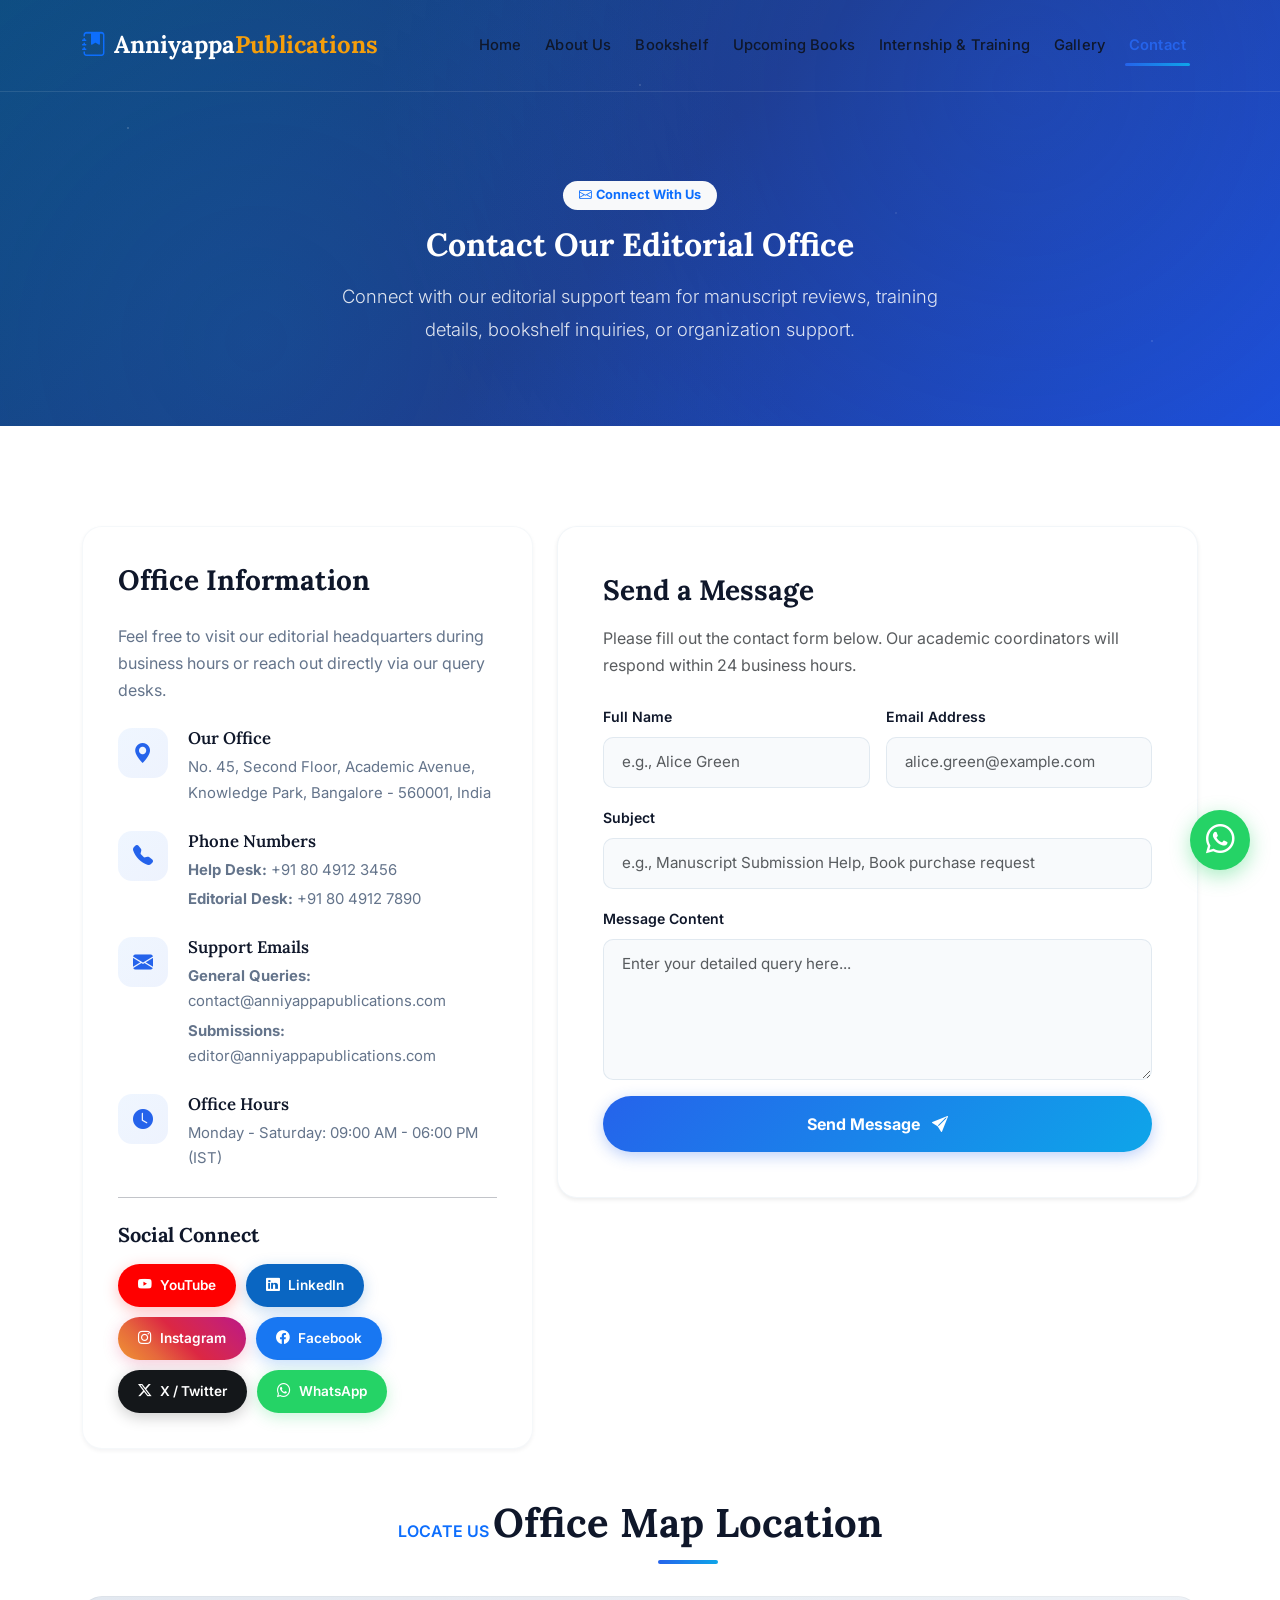
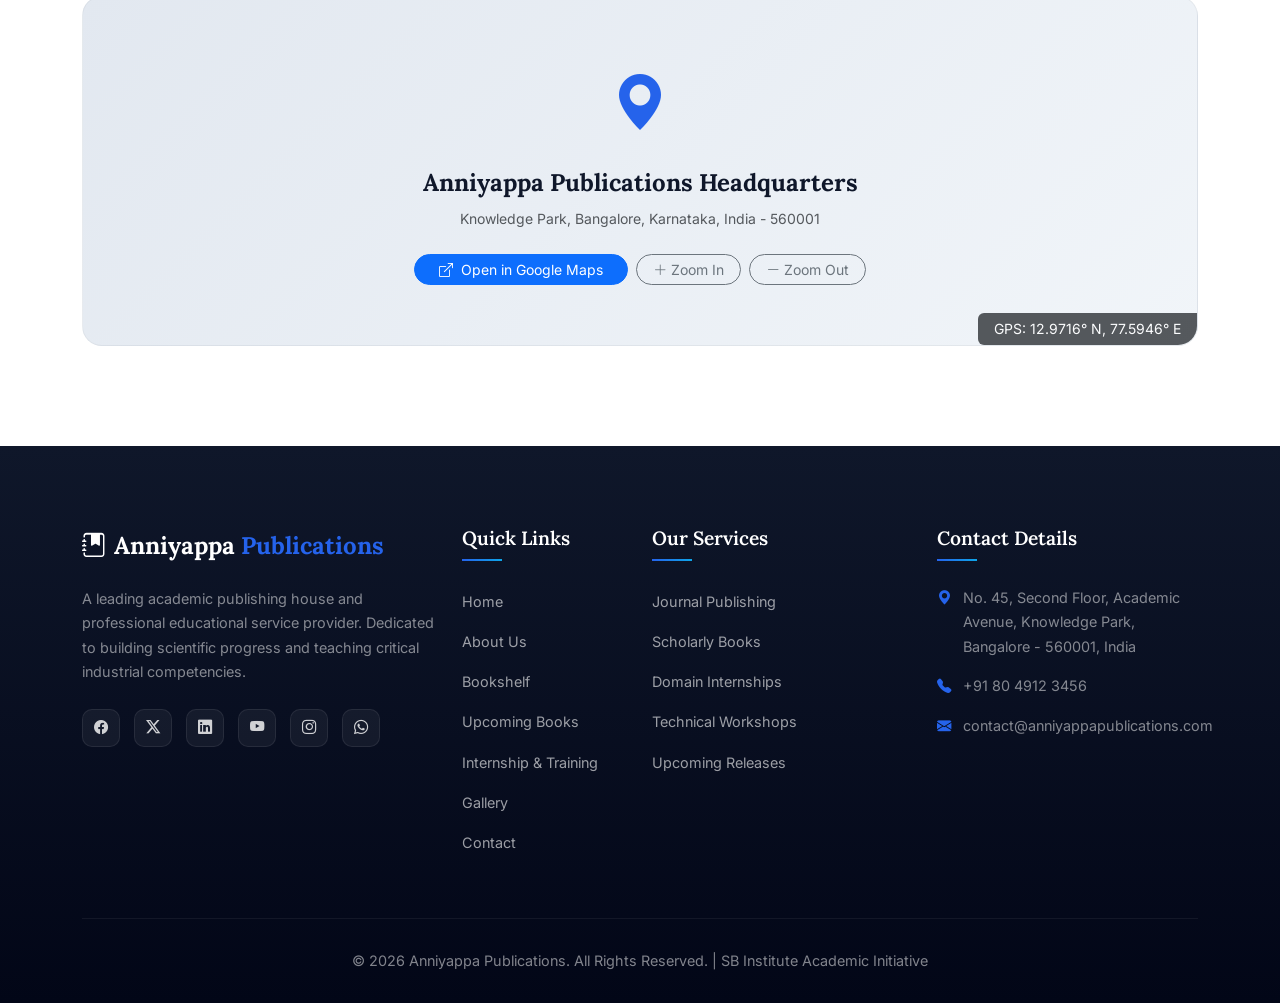
<file: contact.html>
<!DOCTYPE html>
<html lang="en">
<head>
  <meta charset="UTF-8">
  <meta name="viewport" content="width=device-width, initial-scale=1.0">
  <title>Contact Us | Anniyappa Publications</title>
  <meta name="description" content="Get in touch with Anniyappa Publications. Find our office address, phone number, support email, contact form, map location, and social media channels.">
  <meta name="keywords" content="Anniyappa Publications, contact office, editorial office, manuscript submissions, academic query desk, Bangalore">
  
  <!-- Bootstrap 5 CSS CDN -->
  <link href="https://cdn.jsdelivr.net/npm/bootstrap@5.3.2/dist/css/bootstrap.min.css" rel="stylesheet">
  <!-- Bootstrap Icons CDN -->
  <link href="https://cdn.jsdelivr.net/npm/bootstrap-icons@1.11.2/font/bootstrap-icons.min.css" rel="stylesheet">
  <!-- Custom CSS -->
  <link rel="stylesheet" href="css/style.css">
</head>
<body>

  <!-- Navigation Bar -->
  <nav class="navbar navbar-expand-lg fixed-top" id="mainNavbar">
    <div class="container">
      <a class="navbar-brand" href="index.html">
        <i class="bi bi-journal-bookmark-fill me-2 text-primary"></i>Anniyappa <span>Publications</span>
      </a>
      <button class="navbar-toggler" type="button" data-bs-toggle="collapse" data-bs-target="#navbarNav" aria-controls="navbarNav" aria-expanded="false" aria-label="Toggle navigation">
        <span class="navbar-toggler-icon"></span>
      </button>
      <div class="collapse navbar-collapse" id="navbarNav">
        <ul class="navbar-nav ms-auto">
          <li class="nav-item"><a class="nav-link" href="index.html">Home</a></li>
          <li class="nav-item"><a class="nav-link" href="about.html">About Us</a></li>
          <li class="nav-item"><a class="nav-link" href="bookshelf.html">Bookshelf</a></li>
          <li class="nav-item"><a class="nav-link" href="upcoming.html">Upcoming Books</a></li>
          <li class="nav-item"><a class="nav-link" href="internship.html">Internship & Training</a></li>
          <li class="nav-item"><a class="nav-link" href="gallery.html">Gallery</a></li>
          <li class="nav-item"><a class="nav-link" href="contact.html">Contact</a></li>
        </ul>
      </div>
    </div>
  </nav>

  <!-- Page Header -->
  <section class="hero-section text-center d-flex align-items-center" style="padding: 180px 0 80px;">
    <div class="container hero-content animate-up">
      <span class="badge bg-light text-primary mb-3 px-3 py-2 rounded-pill fw-bold" style="font-size: 0.8rem;">
        <i class="bi bi-envelope me-1"></i>Connect With Us
      </span>
      <h1 class="hero-title mb-3 fs-2">Contact Our Editorial Office</h1>
      <p class="hero-subtitle mx-auto mb-0" style="max-width: 650px;">Connect with our editorial support team for manuscript reviews, training details, bookshelf inquiries, or organization support.</p>
    </div>
  </section>

  <!-- Contact Body Section -->
  <section class="section-padding bg-white">
    <div class="container">
      <div class="row g-4 mb-5">
        
        <!-- Left Side: Contact details cards -->
        <div class="col-lg-5 animate-up">
          <div class="contact-info-box">
            <h3 class="font-title mb-4">Office Information</h3>
            <p class="mb-4">Feel free to visit our editorial headquarters during business hours or reach out directly via our query desks.</p>
            
            <!-- Contact Row 1: Address -->
            <div class="contact-info-item">
              <div class="contact-info-icon">
                <i class="bi bi-geo-alt-fill"></i>
              </div>
              <div class="contact-info-content">
                <h5>Our Office</h5>
                <p>No. 45, Second Floor, Academic Avenue, Knowledge Park, Bangalore - 560001, India</p>
              </div>
            </div>
            
            <!-- Contact Row 2: Phone -->
            <div class="contact-info-item">
              <div class="contact-info-icon">
                <i class="bi bi-telephone-fill"></i>
              </div>
              <div class="contact-info-content">
                <h5>Phone Numbers</h5>
                <p class="mb-1"><strong>Help Desk:</strong> +91 80 4912 3456</p>
                <p><strong>Editorial Desk:</strong> +91 80 4912 7890</p>
              </div>
            </div>
            
            <!-- Contact Row 3: Email -->
            <div class="contact-info-item">
              <div class="contact-info-icon">
                <i class="bi bi-envelope-fill"></i>
              </div>
              <div class="contact-info-content">
                <h5>Support Emails</h5>
                <p class="mb-1"><strong>General Queries:</strong> contact@anniyappapublications.com</p>
                <p><strong>Submissions:</strong> editor@anniyappapublications.com</p>
              </div>
            </div>

            <!-- Contact Row 4: Working Hours -->
            <div class="contact-info-item">
              <div class="contact-info-icon">
                <i class="bi bi-clock-fill"></i>
              </div>
              <div class="contact-info-content">
                <h5>Office Hours</h5>
                <p>Monday - Saturday: 09:00 AM - 06:00 PM (IST)</p>
              </div>
            </div>

            <!-- Contact Row 5: Social Connect Grid -->
            <hr class="my-4">
            <h5 class="fw-bold mb-3">Social Connect</h5>
            <div class="social-btn-group">
              <a href="#" class="social-btn btn-youtube" aria-label="YouTube"><i class="bi bi-youtube"></i> YouTube</a>
              <a href="#" class="social-btn btn-linkedin" aria-label="LinkedIn"><i class="bi bi-linkedin"></i> LinkedIn</a>
              <a href="#" class="social-btn btn-instagram" aria-label="Instagram"><i class="bi bi-instagram"></i> Instagram</a>
              <a href="#" class="social-btn btn-facebook" aria-label="Facebook"><i class="bi bi-facebook"></i> Facebook</a>
              <a href="#" class="social-btn btn-twitter" aria-label="Twitter/X"><i class="bi bi-twitter-x"></i> X / Twitter</a>
              <a href="https://wa.me/918049123456" class="social-btn btn-whatsapp" target="_blank" rel="noopener" aria-label="WhatsApp"><i class="bi bi-whatsapp"></i> WhatsApp</a>
            </div>
            
          </div>
        </div>

        <!-- Right Side: Contact Form -->
        <div class="col-lg-7 animate-up" style="animation-delay: 0.1s;">
          <div class="custom-form-card shadow-sm">
            <h3 class="font-title mb-3">Send a Message</h3>
            <p class="text-muted mb-4">Please fill out the contact form below. Our academic coordinators will respond within 24 business hours.</p>
            
            <form class="custom-validate-form needs-validation" novalidate id="contactUsForm">
              <div class="row g-3">
                <div class="col-md-6">
                  <label for="conName" class="form-label">Full Name</label>
                  <input type="text" class="form-control" id="conName" placeholder="e.g., Alice Green" required>
                  <div class="invalid-feedback">Please enter your full name.</div>
                </div>
                <div class="col-md-6">
                  <label for="conEmail" class="form-label">Email Address</label>
                  <input type="email" class="form-control" id="conEmail" placeholder="alice.green@example.com" required>
                  <div class="invalid-feedback">Please enter a valid email address.</div>
                </div>
                <div class="col-12">
                  <label for="conSubject" class="form-label">Subject</label>
                  <input type="text" class="form-control" id="conSubject" placeholder="e.g., Manuscript Submission Help, Book purchase request" required>
                  <div class="invalid-feedback">Please enter the message subject.</div>
                </div>
                <div class="col-12">
                  <label for="conMessage" class="form-label">Message Content</label>
                  <textarea class="form-control" id="conMessage" rows="5" placeholder="Enter your detailed query here..." required></textarea>
                  <div class="invalid-feedback">Please enter your message.</div>
                </div>
                <div class="col-12">
                  <button type="submit" class="btn btn-primary-custom rounded-pill w-100 py-3 fw-bold">
                    Send Message <i class="bi bi-send-fill ms-2"></i>
                  </button>
                </div>
              </div>
            </form>
          </div>
        </div>

      </div>

      <!-- Google Maps Placeholder Section -->
      <div class="row animate-up" style="animation-delay: 0.2s;">
        <div class="col-12">
          <div class="section-title text-center mb-4">
            <span class="text-primary fw-semibold text-uppercase">Locate Us</span>
            <h2>Office Map Location</h2>
          </div>
          
          <!-- Styled Map Placeholder -->
          <div class="map-placeholder-box">
            <div class="text-center p-4">
              <i class="bi bi-geo-alt-fill map-icon"></i>
              <h4 class="font-title mt-3 mb-2">Anniyappa Publications Headquarters</h4>
              <p class="text-muted small px-md-5 mb-4">Knowledge Park, Bangalore, Karnataka, India - 560001</p>
              
              <div class="d-inline-flex gap-2">
                <a href="https://maps.google.com" target="_blank" class="btn btn-primary btn-sm rounded-pill px-4"><i class="bi bi-box-arrow-up-right me-2"></i>Open in Google Maps</a>
                <button class="btn btn-outline-secondary btn-sm rounded-pill px-3"><i class="bi bi-plus-lg"></i> Zoom In</button>
                <button class="btn btn-outline-secondary btn-sm rounded-pill px-3"><i class="bi bi-dash-lg"></i> Zoom Out</button>
              </div>
            </div>
            
            <div class="position-absolute bottom-0 end-0 bg-dark text-white opacity-75 px-3 py-1 small rounded-start">
              GPS: 12.9716° N, 77.5946° E
            </div>
          </div>
        </div>
      </div>
      
    </div>
  </section>

  <!-- Footer -->
  <footer class="footer">
    <div class="container">
      <div class="row g-4">
        <div class="col-lg-4">
          <div class="footer-brand"><i class="bi bi-journal-bookmark-fill me-2"></i>Anniyappa <span>Publications</span></div>
          <p class="text-white-50 mb-4">A leading academic publishing house and professional educational service provider. Dedicated to building scientific progress and teaching critical industrial competencies.</p>
          <div class="social-links">
            <a href="#" aria-label="Facebook"><i class="bi bi-facebook"></i></a>
            <a href="#" aria-label="Twitter/X"><i class="bi bi-twitter-x"></i></a>
            <a href="#" aria-label="LinkedIn"><i class="bi bi-linkedin"></i></a>
            <a href="#" aria-label="YouTube"><i class="bi bi-youtube"></i></a>
            <a href="#" aria-label="Instagram"><i class="bi bi-instagram"></i></a>
            <a href="#" aria-label="WhatsApp"><i class="bi bi-whatsapp"></i></a>
          </div>
        </div>
        <div class="col-lg-2 col-md-4">
          <h5 class="footer-heading">Quick Links</h5>
          <ul class="footer-links">
            <li><a href="index.html">Home</a></li>
            <li><a href="about.html">About Us</a></li>
            <li><a href="bookshelf.html">Bookshelf</a></li>
            <li><a href="upcoming.html">Upcoming Books</a></li>
            <li><a href="internship.html">Internship & Training</a></li>
            <li><a href="gallery.html">Gallery</a></li>
            <li><a href="contact.html">Contact</a></li>
          </ul>
        </div>
        <div class="col-lg-3 col-md-4">
          <h5 class="footer-heading">Our Services</h5>
          <ul class="footer-links">
            <li><a href="bookshelf.html">Journal Publishing</a></li>
            <li><a href="bookshelf.html">Scholarly Books</a></li>
            <li><a href="internship.html">Domain Internships</a></li>
            <li><a href="internship.html#trainingSection">Technical Workshops</a></li>
            <li><a href="upcoming.html">Upcoming Releases</a></li>
          </ul>
        </div>
        <div class="col-lg-3 col-md-4">
          <h5 class="footer-heading">Contact Details</h5>
          <ul class="list-unstyled text-white-50">
            <li class="footer-contact-item">
              <i class="bi bi-geo-alt-fill footer-contact-icon"></i>
              <span>No. 45, Second Floor, Academic Avenue, Knowledge Park, Bangalore - 560001, India</span>
            </li>
            <li class="footer-contact-item">
              <i class="bi bi-telephone-fill footer-contact-icon"></i>
              <span>+91 80 4912 3456</span>
            </li>
            <li class="footer-contact-item">
              <i class="bi bi-envelope-fill footer-contact-icon"></i>
              <span>contact@anniyappapublications.com</span>
            </li>
          </ul>
        </div>
      </div>
      <div class="footer-bottom text-center">
        <p class="mb-0 text-white-50">&copy; 2026 Anniyappa Publications. All Rights Reserved. | SB Institute Academic Initiative</p>
      </div>
    </div>
  </footer>

  <!-- Floating WhatsApp Button -->
  <a href="https://wa.me/918049123456" class="whatsapp-float" target="_blank" rel="noopener" aria-label="Chat on WhatsApp">
    <i class="bi bi-whatsapp"></i>
  </a>

  <!-- Scroll to Top -->
  <button class="scroll-top-btn" id="scrollTopBtn" aria-label="Scroll to top">
    <i class="bi bi-chevron-up"></i>
  </button>

  <!-- Bootstrap 5 JS -->
  <script src="https://cdn.jsdelivr.net/npm/bootstrap@5.3.2/dist/js/bootstrap.bundle.min.js"></script>
  <!-- Custom JS -->
  <script src="js/main.js"></script>
</body>
</html>
</file>
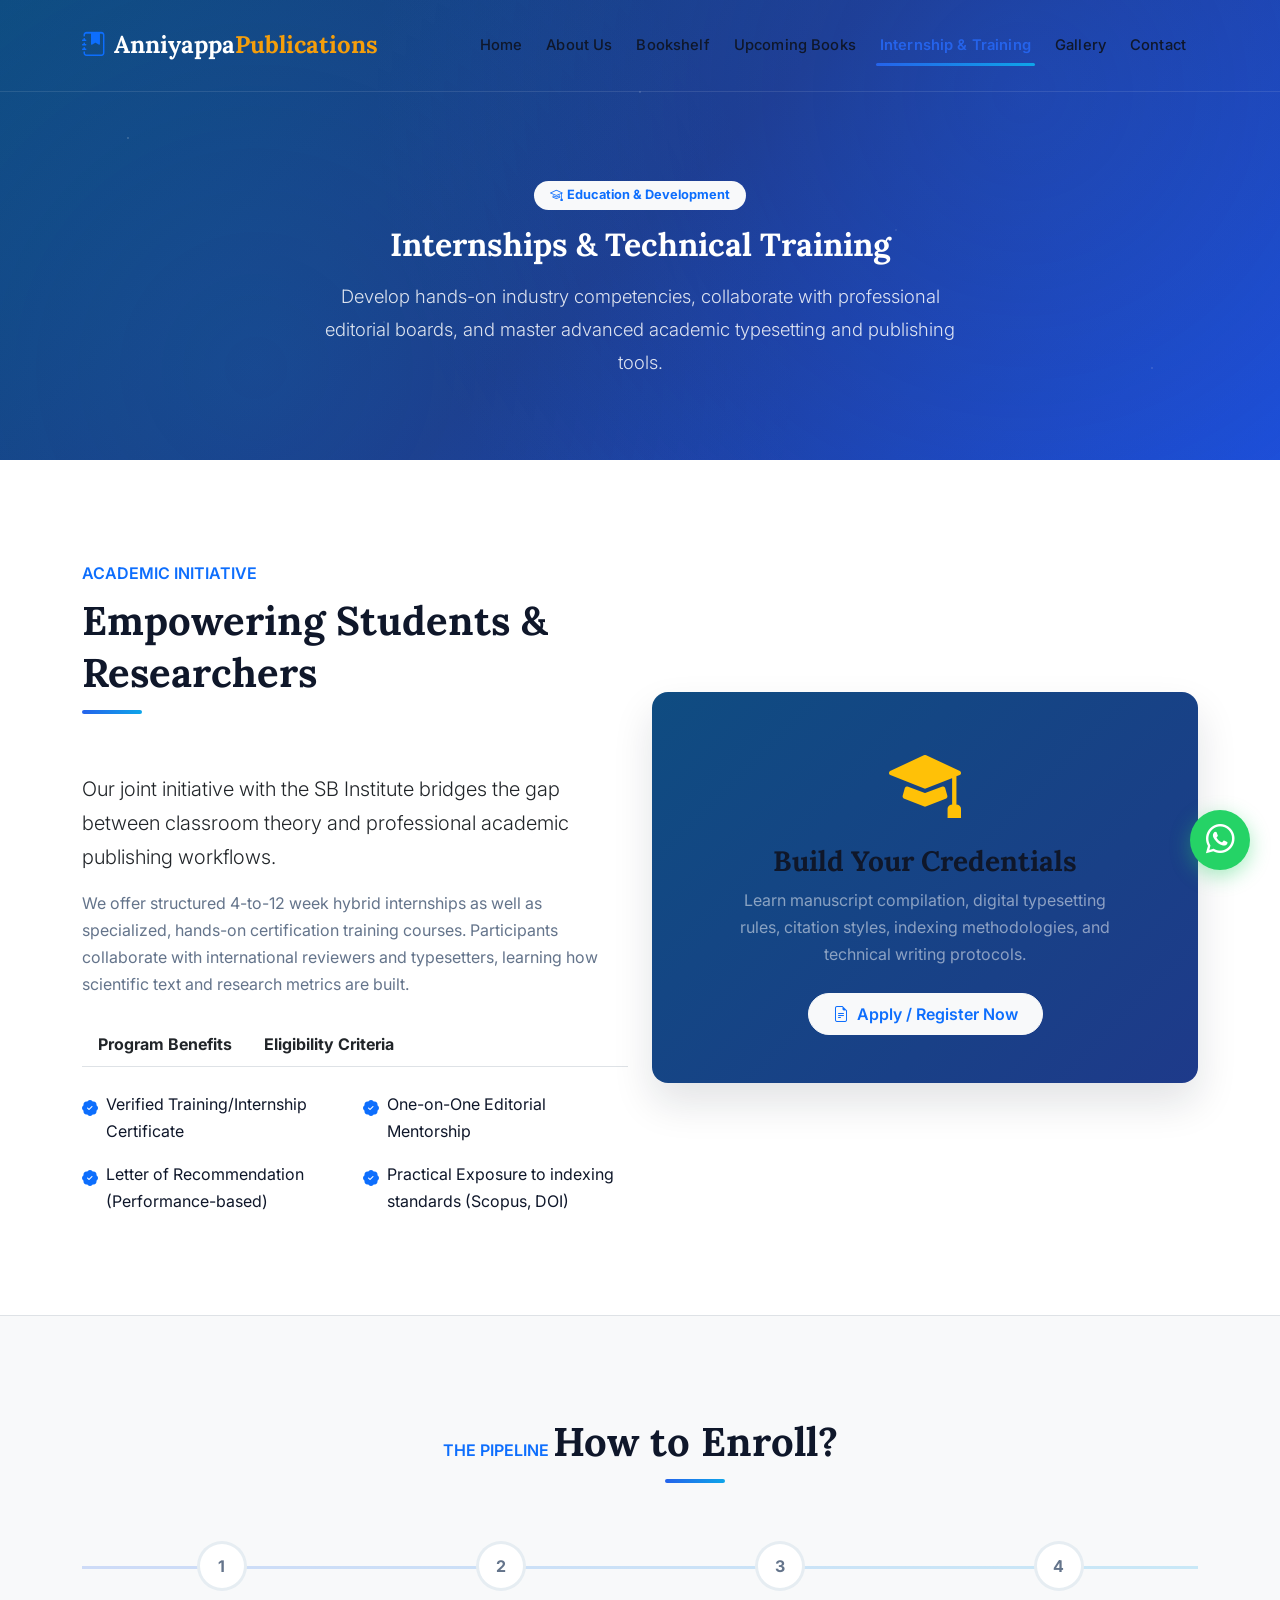
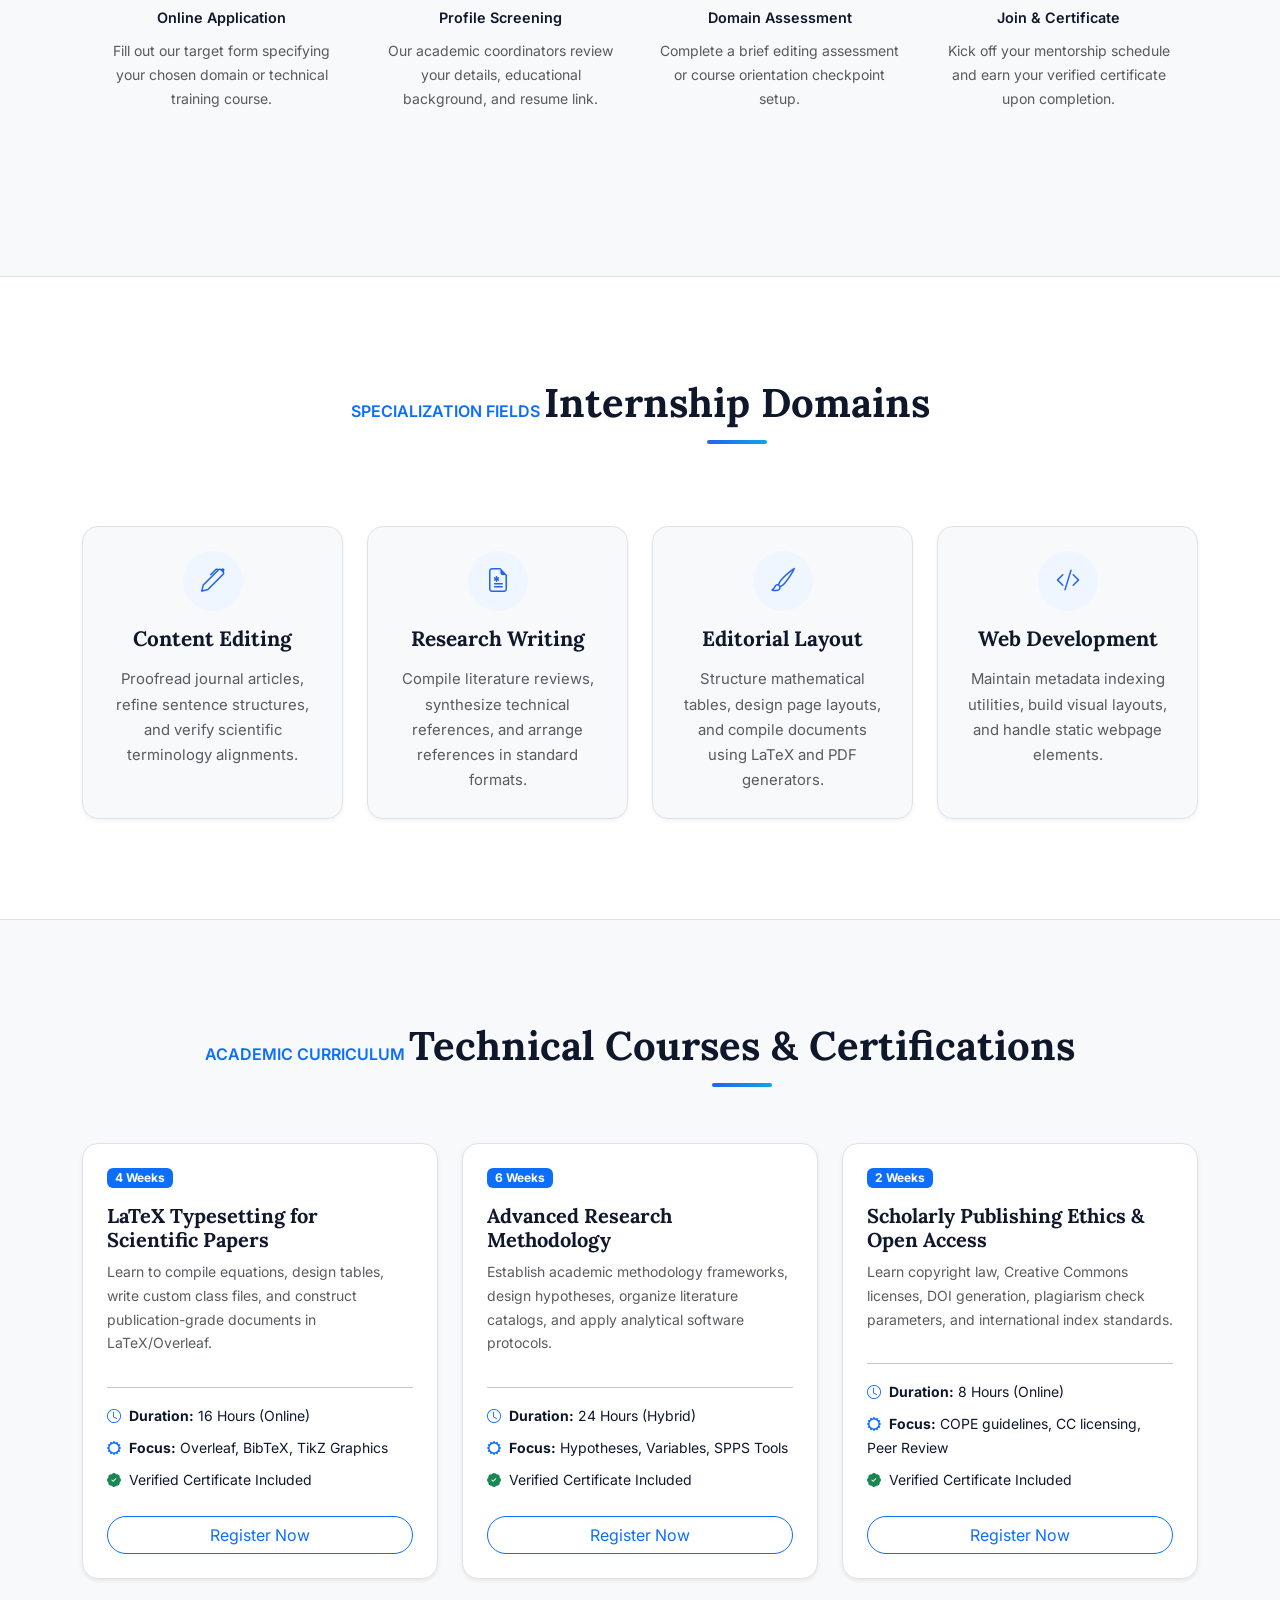
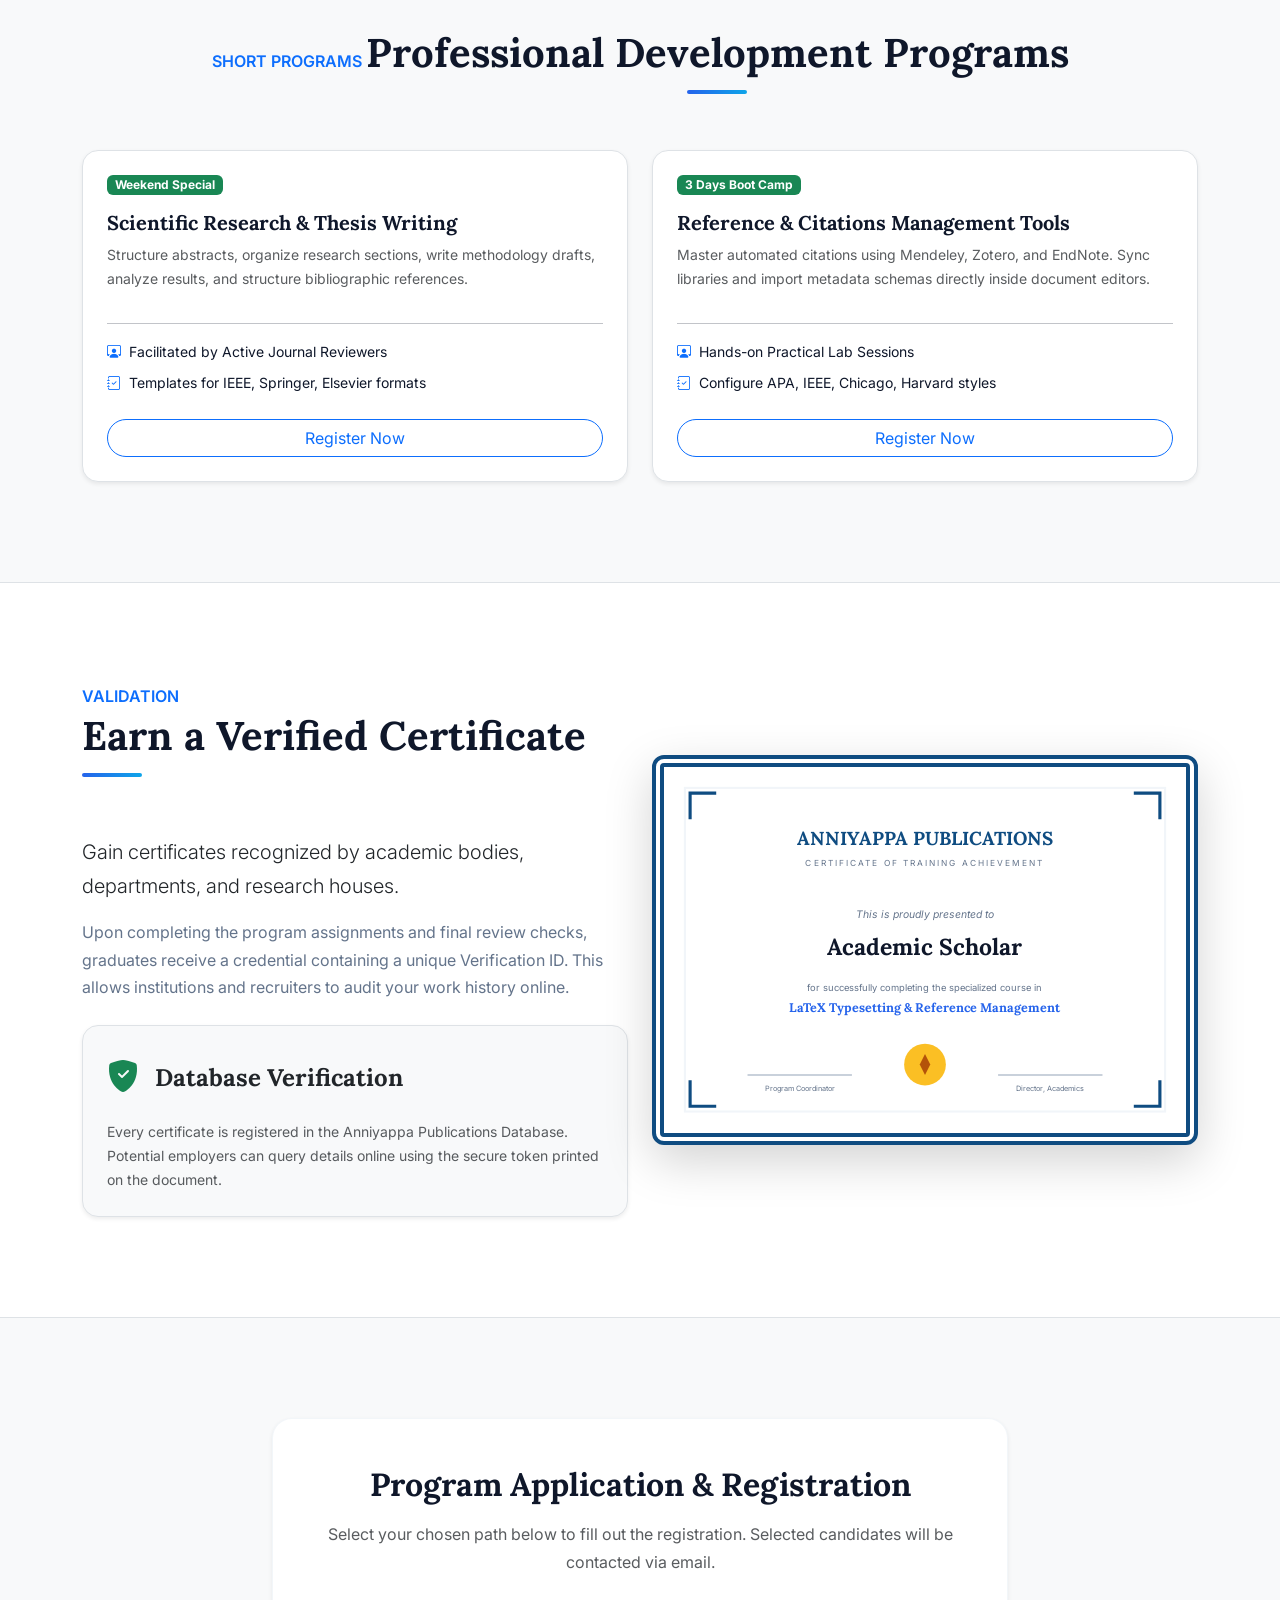
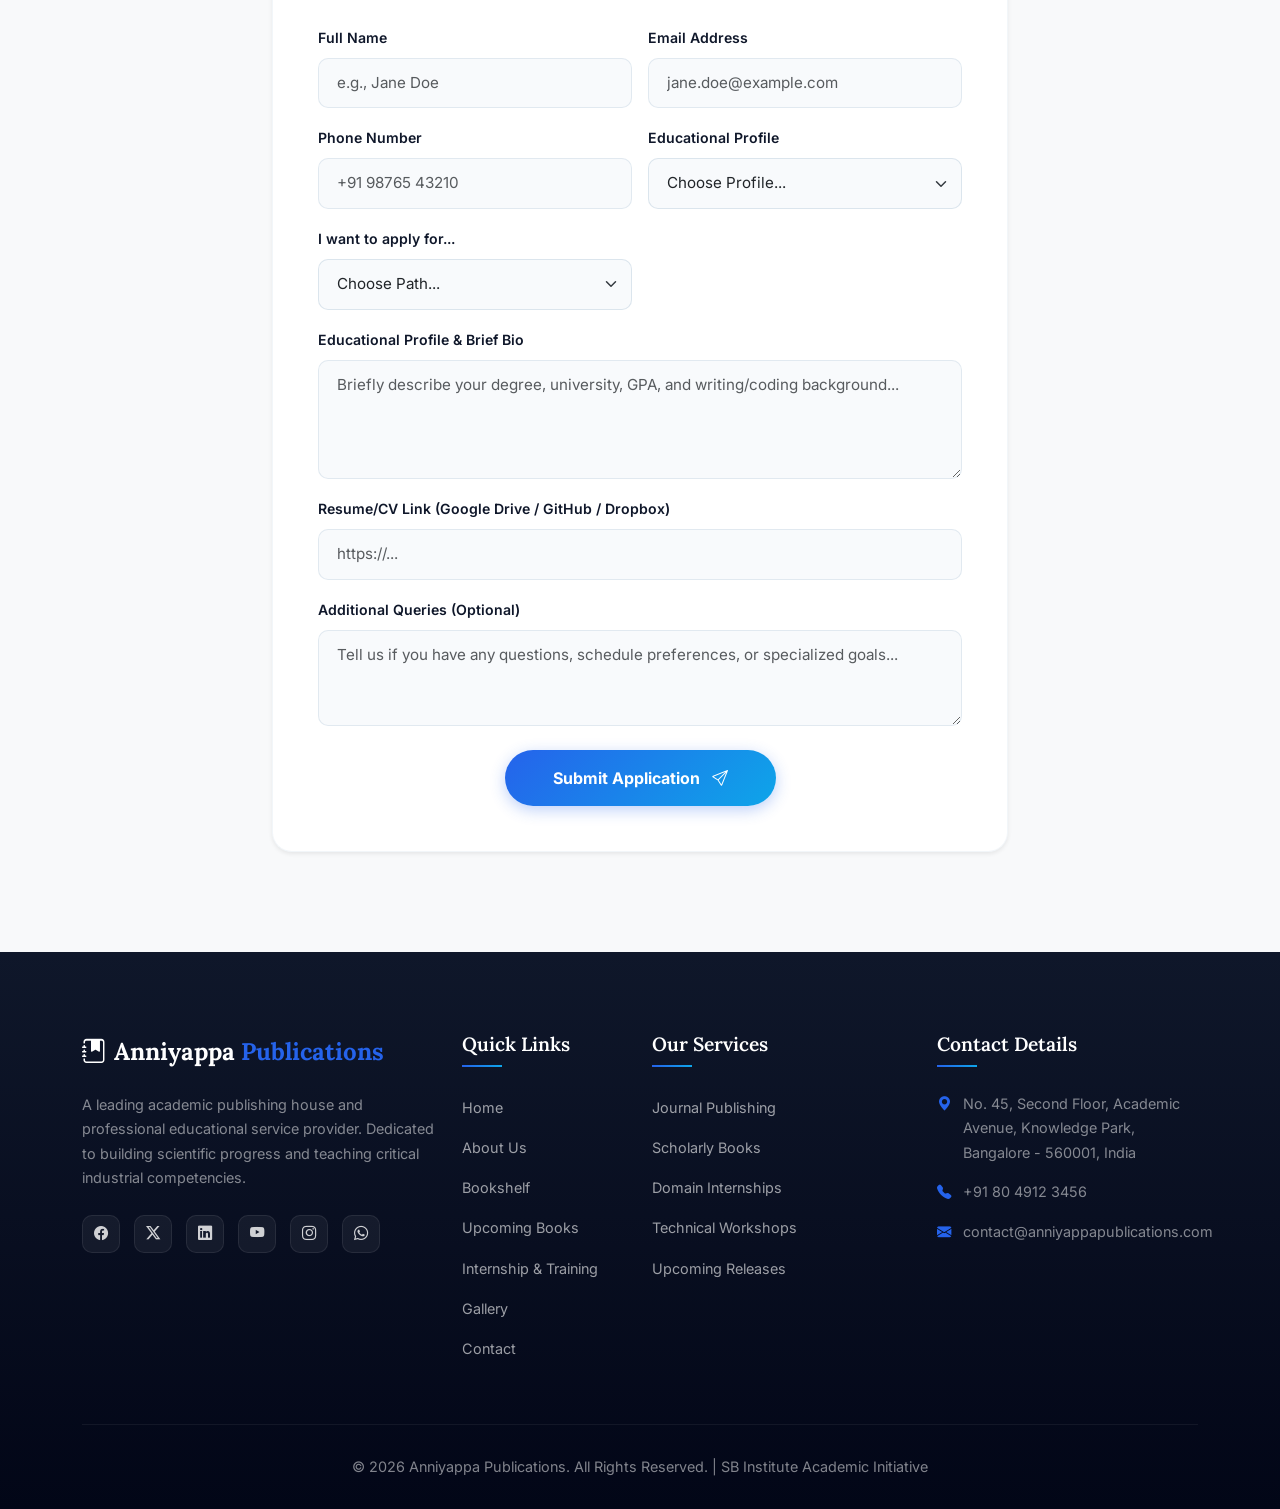
<file: internship.html>
<!DOCTYPE html>
<html lang="en">
<head>
  <meta charset="UTF-8">
  <meta name="viewport" content="width=device-width, initial-scale=1.0">
  <title>Internship & Training | Anniyappa Publications</title>
  <meta name="description" content="Apply for internships or register for technical training courses at Anniyappa Publications. Learn LaTeX typesetting, research writing, editorial workflows, and earn verified certifications.">
  <meta name="keywords" content="Anniyappa Publications, academic internships, LaTeX training, research writing, thesis workshops, citation management, SB Institute">
  
  <!-- Bootstrap 5 CSS CDN -->
  <link href="https://cdn.jsdelivr.net/npm/bootstrap@5.3.2/dist/css/bootstrap.min.css" rel="stylesheet">
  <!-- Bootstrap Icons CDN -->
  <link href="https://cdn.jsdelivr.net/npm/bootstrap-icons@1.11.2/font/bootstrap-icons.min.css" rel="stylesheet">
  <!-- Custom CSS -->
  <link rel="stylesheet" href="css/style.css">
</head>
<body>

  <!-- Navigation Bar -->
  <nav class="navbar navbar-expand-lg fixed-top" id="mainNavbar">
    <div class="container">
      <a class="navbar-brand" href="index.html">
        <i class="bi bi-journal-bookmark-fill me-2 text-primary"></i>Anniyappa <span>Publications</span>
      </a>
      <button class="navbar-toggler" type="button" data-bs-toggle="collapse" data-bs-target="#navbarNav" aria-controls="navbarNav" aria-expanded="false" aria-label="Toggle navigation">
        <span class="navbar-toggler-icon"></span>
      </button>
      <div class="collapse navbar-collapse" id="navbarNav">
        <ul class="navbar-nav ms-auto">
          <li class="nav-item"><a class="nav-link" href="index.html">Home</a></li>
          <li class="nav-item"><a class="nav-link" href="about.html">About Us</a></li>
          <li class="nav-item"><a class="nav-link" href="bookshelf.html">Bookshelf</a></li>
          <li class="nav-item"><a class="nav-link" href="upcoming.html">Upcoming Books</a></li>
          <li class="nav-item"><a class="nav-link" href="internship.html">Internship & Training</a></li>
          <li class="nav-item"><a class="nav-link" href="gallery.html">Gallery</a></li>
          <li class="nav-item"><a class="nav-link" href="contact.html">Contact</a></li>
        </ul>
      </div>
    </div>
  </nav>

  <!-- Page Header -->
  <section class="hero-section text-center d-flex align-items-center" style="padding: 180px 0 80px;">
    <div class="container hero-content animate-up">
      <span class="badge bg-light text-primary mb-3 px-3 py-2 rounded-pill fw-bold" style="font-size: 0.8rem;">
        <i class="bi bi-mortarboard me-1"></i>Education & Development
      </span>
      <h1 class="hero-title mb-3 fs-2">Internships & Technical Training</h1>
      <p class="hero-subtitle mx-auto mb-0" style="max-width: 650px;">Develop hands-on industry competencies, collaborate with professional editorial boards, and master advanced academic typesetting and publishing tools.</p>
    </div>
  </section>

  <!-- Overview Section -->
  <section class="section-padding bg-white">
    <div class="container">
      <div class="row align-items-center">
        
        <!-- Left Column: Tabs -->
        <div class="col-lg-6 mb-5 mb-lg-0 animate-up">
          <div class="section-title">
            <span class="text-primary fw-semibold text-uppercase">Academic Initiative</span>
            <h2 class="mt-2">Empowering Students & Researchers</h2>
          </div>
          <p class="lead text-dark">Our joint initiative with the SB Institute bridges the gap between classroom theory and professional academic publishing workflows.</p>
          <p class="mb-4">We offer structured 4-to-12 week hybrid internships as well as specialized, hands-on certification training courses. Participants collaborate with international reviewers and typesetters, learning how scientific text and research metrics are built.</p>
          
          <!-- Tab Navigation for Benefits & Eligibility -->
          <ul class="nav nav-tabs border-bottom mb-4" id="internshipTab" role="tablist">
            <li class="nav-item" role="presentation">
              <button class="nav-link active fw-bold text-dark border-0 border-bottom" id="benefits-tab" data-bs-toggle="tab" data-bs-target="#benefits" type="button" role="tab" aria-controls="benefits" aria-selected="true">Program Benefits</button>
            </li>
            <li class="nav-item" role="presentation">
              <button class="nav-link fw-bold text-dark border-0 border-bottom" id="eligibility-tab" data-bs-toggle="tab" data-bs-target="#eligibility" type="button" role="tab" aria-controls="eligibility" aria-selected="false">Eligibility Criteria</button>
            </li>
          </ul>
          
          <div class="tab-content" id="internshipTabContent">
            <!-- Tab 1: Benefits -->
            <div class="tab-pane fade show active" id="benefits" role="tabpanel" aria-labelledby="benefits-tab">
              <div class="row g-3">
                <div class="col-sm-6 d-flex">
                  <i class="bi bi-patch-check-fill text-primary me-2 mt-1"></i>
                  <span>Verified Training/Internship Certificate</span>
                </div>
                <div class="col-sm-6 d-flex">
                  <i class="bi bi-patch-check-fill text-primary me-2 mt-1"></i>
                  <span>One-on-One Editorial Mentorship</span>
                </div>
                <div class="col-sm-6 d-flex">
                  <i class="bi bi-patch-check-fill text-primary me-2 mt-1"></i>
                  <span>Letter of Recommendation (Performance-based)</span>
                </div>
                <div class="col-sm-6 d-flex">
                  <i class="bi bi-patch-check-fill text-primary me-2 mt-1"></i>
                  <span>Practical Exposure to indexing standards (Scopus, DOI)</span>
                </div>
              </div>
            </div>
            <!-- Tab 2: Eligibility -->
            <div class="tab-pane fade" id="eligibility" role="tabpanel" aria-labelledby="eligibility-tab">
              <div class="row g-3">
                <div class="col-sm-6 d-flex">
                  <i class="bi bi-check-square-fill text-primary me-2 mt-1"></i>
                  <span>Pursuing or completed UG/PG Degree in CS, English, or Science</span>
                </div>
                <div class="col-sm-6 d-flex">
                  <i class="bi bi-check-square-fill text-primary me-2 mt-1"></i>
                  <span>Strong written English and formatting abilities</span>
                </div>
                <div class="col-sm-6 d-flex">
                  <i class="bi bi-check-square-fill text-primary me-2 mt-1"></i>
                  <span>Basic knowledge of Web tech, LaTeX, or editing suites</span>
                </div>
                <div class="col-sm-6 d-flex">
                  <i class="bi bi-check-square-fill text-primary me-2 mt-1"></i>
                  <span>Availability for 10-15 hours per week (flexible schedules)</span>
                </div>
              </div>
            </div>
          </div>
        </div>

        <!-- Right Column: Visual Box -->
        <div class="col-lg-6 animate-up" style="animation-delay: 0.2s;">
          <div class="p-5 rounded-4 text-white text-center" style="background: linear-gradient(135deg, #0f4c81 0%, #1e3a8a 100%); box-shadow: var(--shadow-lg);">
            <i class="bi bi-mortarboard-fill display-2 mb-3 d-block text-warning animate-scale" style="animation-duration: 3s; animation-iteration-count: infinite;"></i>
            <h3 class="font-title mb-2">Build Your Credentials</h3>
            <p class="text-white-50 px-md-4 mb-4">Learn manuscript compilation, digital typesetting rules, citation styles, indexing methodologies, and technical writing protocols.</p>
            <a href="#combinedFormSection" class="btn btn-light rounded-pill text-primary fw-semibold px-4 py-2">
              <i class="bi bi-file-earmark-text me-2"></i>Apply / Register Now
            </a>
          </div>
        </div>

      </div>
    </div>
  </section>

  <!-- Application Pipeline Stepper -->
  <section class="section-padding bg-light border-top border-bottom">
    <div class="container">
      <div class="section-title text-center">
        <span class="text-primary fw-semibold text-uppercase">The Pipeline</span>
        <h2>How to Enroll?</h2>
      </div>
      
      <div class="process-stepper animate-up mt-5">
        <div class="step-item">
          <div class="step-circle">1</div>
          <div class="step-title">Online Application</div>
          <p class="small text-muted mt-2 px-3">Fill out our target form specifying your chosen domain or technical training course.</p>
        </div>
        <div class="step-item">
          <div class="step-circle">2</div>
          <div class="step-title">Profile Screening</div>
          <p class="small text-muted mt-2 px-3">Our academic coordinators review your details, educational background, and resume link.</p>
        </div>
        <div class="step-item">
          <div class="step-circle">3</div>
          <div class="step-title">Domain Assessment</div>
          <p class="small text-muted mt-2 px-3">Complete a brief editing assessment or course orientation checkpoint setup.</p>
        </div>
        <div class="step-item">
          <div class="step-circle">4</div>
          <div class="step-title">Join & Certificate</div>
          <p class="small text-muted mt-2 px-3">Kick off your mentorship schedule and earn your verified certificate upon completion.</p>
        </div>
      </div>
    </div>
  </section>

  <!-- Internship Domains -->
  <section class="section-padding bg-white">
    <div class="container">
      <div class="section-title text-center">
        <span class="text-primary fw-semibold text-uppercase">Specialization Fields</span>
        <h2>Internship Domains</h2>
      </div>
      
      <div class="row g-4 mt-2">
        <!-- Domain 1 -->
        <div class="col-md-6 col-lg-3 animate-up">
          <div class="custom-card text-center p-4 border bg-light h-100 rounded-4">
            <div class="card-icon-wrapper mx-auto mb-3" style="width: 60px; height: 60px; border-radius: 50%; background: var(--secondary-light); color: var(--secondary-color); display: flex; align-items: center; justify-content: center; font-size: 1.5rem;">
              <i class="bi bi-pen"></i>
            </div>
            <h4 class="fw-bold h5">Content Editing</h4>
            <p class="small text-muted mb-0">Proofread journal articles, refine sentence structures, and verify scientific terminology alignments.</p>
          </div>
        </div>
        <!-- Domain 2 -->
        <div class="col-md-6 col-lg-3 animate-up" style="animation-delay: 0.1s;">
          <div class="custom-card text-center p-4 border bg-light h-100 rounded-4">
            <div class="card-icon-wrapper mx-auto mb-3" style="width: 60px; height: 60px; border-radius: 50%; background: var(--secondary-light); color: var(--secondary-color); display: flex; align-items: center; justify-content: center; font-size: 1.5rem;">
              <i class="bi bi-file-earmark-medical"></i>
            </div>
            <h4 class="fw-bold h5">Research Writing</h4>
            <p class="small text-muted mb-0">Compile literature reviews, synthesize technical references, and arrange references in standard formats.</p>
          </div>
        </div>
        <!-- Domain 3 -->
        <div class="col-md-6 col-lg-3 animate-up" style="animation-delay: 0.2s;">
          <div class="custom-card text-center p-4 border bg-light h-100 rounded-4">
            <div class="card-icon-wrapper mx-auto mb-3" style="width: 60px; height: 60px; border-radius: 50%; background: var(--secondary-light); color: var(--secondary-color); display: flex; align-items: center; justify-content: center; font-size: 1.5rem;">
              <i class="bi bi-brush"></i>
            </div>
            <h4 class="fw-bold h5">Editorial Layout</h4>
            <p class="small text-muted mb-0">Structure mathematical tables, design page layouts, and compile documents using LaTeX and PDF generators.</p>
          </div>
        </div>
        <!-- Domain 4 -->
        <div class="col-md-6 col-lg-3 animate-up" style="animation-delay: 0.3s;">
          <div class="custom-card text-center p-4 border bg-light h-100 rounded-4">
            <div class="card-icon-wrapper mx-auto mb-3" style="width: 60px; height: 60px; border-radius: 50%; background: var(--secondary-light); color: var(--secondary-color); display: flex; align-items: center; justify-content: center; font-size: 1.5rem;">
              <i class="bi bi-code-slash"></i>
            </div>
            <h4 class="fw-bold h5">Web Development</h4>
            <p class="small text-muted mb-0">Maintain metadata indexing utilities, build visual layouts, and handle static webpage elements.</p>
          </div>
        </div>
      </div>
    </div>
  </section>

  <!-- Technical Courses & Workshops (trainingSection) -->
  <section class="section-padding bg-light border-top border-bottom" id="trainingSection">
    <div class="container">
      
      <!-- Part A: Technical Courses -->
      <div class="section-title text-center mb-5">
        <span class="text-primary fw-semibold text-uppercase">Academic Curriculum</span>
        <h2>Technical Courses & Certifications</h2>
      </div>
      
      <div class="row g-4 mb-5 justify-content-center">
        <!-- Technical Course 1 -->
        <div class="col-lg-4 col-md-6 animate-up">
          <div class="p-4 rounded-4 border bg-white h-100 d-flex flex-column shadow-sm">
            <span class="badge bg-primary align-self-start mb-3">4 Weeks</span>
            <h4 class="fw-bold h5">LaTeX Typesetting for Scientific Papers</h4>
            <p class="small text-muted flex-grow-1">Learn to compile equations, design tables, write custom class files, and construct publication-grade documents in LaTeX/Overleaf.</p>
            <hr>
            <ul class="list-unstyled small mb-4">
              <li class="mb-2"><i class="bi bi-clock text-primary me-2"></i><strong>Duration:</strong> 16 Hours (Online)</li>
              <li class="mb-2"><i class="bi bi-gear-wide text-primary me-2"></i><strong>Focus:</strong> Overleaf, BibTeX, TikZ Graphics</li>
              <li><i class="bi bi-patch-check-fill text-success me-2"></i>Verified Certificate Included</li>
            </ul>
            <a href="#combinedFormSection" class="btn btn-outline-primary rounded-pill w-100 enroll-btn" data-type="training" data-value="latex">Register Now</a>
          </div>
        </div>
        <!-- Technical Course 2 -->
        <div class="col-lg-4 col-md-6 animate-up" style="animation-delay: 0.1s;">
          <div class="p-4 rounded-4 border bg-white h-100 d-flex flex-column shadow-sm">
            <span class="badge bg-primary align-self-start mb-3">6 Weeks</span>
            <h4 class="fw-bold h5">Advanced Research Methodology</h4>
            <p class="small text-muted flex-grow-1">Establish academic methodology frameworks, design hypotheses, organize literature catalogs, and apply analytical software protocols.</p>
            <hr>
            <ul class="list-unstyled small mb-4">
              <li class="mb-2"><i class="bi bi-clock text-primary me-2"></i><strong>Duration:</strong> 24 Hours (Hybrid)</li>
              <li class="mb-2"><i class="bi bi-gear-wide text-primary me-2"></i><strong>Focus:</strong> Hypotheses, Variables, SPPS Tools</li>
              <li><i class="bi bi-patch-check-fill text-success me-2"></i>Verified Certificate Included</li>
            </ul>
            <a href="#combinedFormSection" class="btn btn-outline-primary rounded-pill w-100 enroll-btn" data-type="training" data-value="method">Register Now</a>
          </div>
        </div>
        <!-- Technical Course 3 -->
        <div class="col-lg-4 col-md-6 animate-up" style="animation-delay: 0.2s;">
          <div class="p-4 rounded-4 border bg-white h-100 d-flex flex-column shadow-sm">
            <span class="badge bg-primary align-self-start mb-3">2 Weeks</span>
            <h4 class="fw-bold h5">Scholarly Publishing Ethics & Open Access</h4>
            <p class="small text-muted flex-grow-1">Learn copyright law, Creative Commons licenses, DOI generation, plagiarism check parameters, and international index standards.</p>
            <hr>
            <ul class="list-unstyled small mb-4">
              <li class="mb-2"><i class="bi bi-clock text-primary me-2"></i><strong>Duration:</strong> 8 Hours (Online)</li>
              <li class="mb-2"><i class="bi bi-gear-wide text-primary me-2"></i><strong>Focus:</strong> COPE guidelines, CC licensing, Peer Review</li>
              <li><i class="bi bi-patch-check-fill text-success me-2"></i>Verified Certificate Included</li>
            </ul>
            <a href="#combinedFormSection" class="btn btn-outline-primary rounded-pill w-100 enroll-btn" data-type="training" data-value="ethics">Register Now</a>
          </div>
        </div>
      </div>

      <!-- Part B: Professional Development Programs -->
      <div class="section-title text-center mb-5">
        <span class="text-primary fw-semibold text-uppercase">Short Programs</span>
        <h2>Professional Development Programs</h2>
      </div>

      <div class="row g-4 justify-content-center">
        <!-- Prof Course 1 -->
        <div class="col-md-6 animate-up">
          <div class="p-4 rounded-4 border bg-white h-100 d-flex flex-column shadow-sm">
            <span class="badge bg-success align-self-start mb-3">Weekend Special</span>
            <h4 class="fw-bold h5">Scientific Research & Thesis Writing</h4>
            <p class="small text-muted flex-grow-1">Structure abstracts, organize research sections, write methodology drafts, analyze results, and structure bibliographic references.</p>
            <hr>
            <ul class="list-unstyled small mb-4">
              <li class="mb-2"><i class="bi bi-person-workspace text-primary me-2"></i>Facilitated by Active Journal Reviewers</li>
              <li><i class="bi bi-journal-check text-primary me-2"></i>Templates for IEEE, Springer, Elsevier formats</li>
            </ul>
            <a href="#combinedFormSection" class="btn btn-outline-primary rounded-pill w-100 enroll-btn" data-type="training" data-value="writing">Register Now</a>
          </div>
        </div>
        <!-- Prof Course 2 -->
        <div class="col-md-6 animate-up" style="animation-delay: 0.1s;">
          <div class="p-4 rounded-4 border bg-white h-100 d-flex flex-column shadow-sm">
            <span class="badge bg-success align-self-start mb-3">3 Days Boot Camp</span>
            <h4 class="fw-bold h5">Reference & Citations Management Tools</h4>
            <p class="small text-muted flex-grow-1">Master automated citations using Mendeley, Zotero, and EndNote. Sync libraries and import metadata schemas directly inside document editors.</p>
            <hr>
            <ul class="list-unstyled small mb-4">
              <li class="mb-2"><i class="bi bi-person-workspace text-primary me-2"></i>Hands-on Practical Lab Sessions</li>
              <li><i class="bi bi-journal-check text-primary me-2"></i>Configure APA, IEEE, Chicago, Harvard styles</li>
            </ul>
            <a href="#combinedFormSection" class="btn btn-outline-primary rounded-pill w-100 enroll-btn" data-type="training" data-value="citation">Register Now</a>
          </div>
        </div>
      </div>

    </div>
  </section>

  <!-- Certification Verification -->
  <section class="section-padding bg-white">
    <div class="container">
      <div class="row align-items-center">
        
        <!-- Details Column -->
        <div class="col-lg-6 mb-5 mb-lg-0 animate-up">
          <div class="section-title">
            <span class="text-primary fw-semibold text-uppercase">Validation</span>
            <h2>Earn a Verified Certificate</h2>
          </div>
          <p class="lead text-dark">Gain certificates recognized by academic bodies, departments, and research houses.</p>
          <p class="mb-4">Upon completing the program assignments and final review checks, graduates receive a credential containing a unique Verification ID. This allows institutions and recruiters to audit your work history online.</p>
          
          <div class="stats-counter-card text-start bg-light p-4 rounded-4 border shadow-sm">
            <div class="d-flex align-items-center mb-3">
              <i class="bi bi-shield-fill-check text-success fs-2 me-3"></i>
              <h4 class="fw-bold text-dark m-0">Database Verification</h4>
            </div>
            <p class="small text-muted mb-0">Every certificate is registered in the Anniyappa Publications Database. Potential employers can query details online using the secure token printed on the document.</p>
          </div>
        </div>

        <!-- SVG Certificate Column -->
        <div class="col-lg-6 animate-up" style="animation-delay: 0.2s;">
          <svg viewBox="0 0 500 350" class="w-100 shadow-lg" style="border-radius: 12px; background-color: #fff; border: 12px double #0f4c81;" xmlns="http://www.w3.org/2000/svg">
            <rect x="20" y="20" width="460" height="310" fill="none" stroke="#f1f5f9" stroke-width="2"/>
            <!-- Corners -->
            <path d="M25 50 L25 25 L50 25" stroke="#0f4c81" stroke-width="3" fill="none"/>
            <path d="M475 50 L475 25 L450 25" stroke="#0f4c81" stroke-width="3" fill="none"/>
            <path d="M25 300 L25 325 L50 325" stroke="#0f4c81" stroke-width="3" fill="none"/>
            <path d="M475 300 L475 325 L450 325" stroke="#0f4c81" stroke-width="3" fill="none"/>
            
            <text x="250" y="75" font-family="'Lora', serif" font-weight="bold" font-size="18" fill="#0f4c81" text-anchor="middle">ANNIYAPPA PUBLICATIONS</text>
            <text x="250" y="95" font-family="'Inter', sans-serif" letter-spacing="2" font-size="8" fill="#64748b" text-anchor="middle">CERTIFICATE OF TRAINING ACHIEVEMENT</text>
            
            <text x="250" y="145" font-family="'Inter', sans-serif" font-style="italic" font-size="10" fill="#64748b" text-anchor="middle">This is proudly presented to</text>
            <text x="250" y="180" font-family="'Lora', serif" font-weight="bold" font-size="22" fill="#0f172a" text-anchor="middle">Academic Scholar</text>
            
            <text x="250" y="215" font-family="'Inter', sans-serif" font-size="9" fill="#64748b" text-anchor="middle">for successfully completing the specialized course in</text>
            <text x="250" y="235" font-family="'Lora', serif" font-weight="bold" font-size="12" fill="#2563eb" text-anchor="middle">LaTeX Typesetting & Reference Management</text>
            
            <!-- Signatures -->
            <line x1="80" y1="295" x2="180" y2="295" stroke="#94a3b8" stroke-width="1"/>
            <text x="130" y="310" font-family="'Inter', sans-serif" font-size="7" fill="#64748b" text-anchor="middle">Program Coordinator</text>
            
            <!-- Gold Seal -->
            <circle cx="250" cy="285" r="20" fill="#fbbf24"/>
            <path d="M245 285 L250 275 L255 285 L250 295 Z" fill="#b45309"/>
            
            <line x1="320" y1="295" x2="420" y2="295" stroke="#94a3b8" stroke-width="1"/>
            <text x="370" y="310" font-family="'Inter', sans-serif" font-size="7" fill="#64748b" text-anchor="middle">Director, Academics</text>
          </svg>
        </div>

      </div>
    </div>
  </section>

  <!-- Combined Form Section -->
  <section class="section-padding bg-light border-top" id="combinedFormSection">
    <div class="container">
      <div class="row justify-content-center">
        <div class="col-lg-8">
          <div class="custom-form-card animate-up shadow-sm">
            <h2 class="font-title text-center mb-3">Program Application & Registration</h2>
            <p class="text-center text-muted mb-5">Select your chosen path below to fill out the registration. Selected candidates will be contacted via email.</p>
            
            <form class="custom-validate-form needs-validation" novalidate id="internshipForm">
              <div class="row g-3">
                
                <!-- Full Name -->
                <div class="col-md-6">
                  <label for="fullName" class="form-label">Full Name</label>
                  <input type="text" class="form-control" id="fullName" placeholder="e.g., Jane Doe" required>
                  <div class="invalid-feedback">Please enter your full name.</div>
                </div>
                
                <!-- Email Address -->
                <div class="col-md-6">
                  <label for="emailAddr" class="form-label">Email Address</label>
                  <input type="email" class="form-control" id="emailAddr" placeholder="jane.doe@example.com" required>
                  <div class="invalid-feedback">Please enter a valid email address.</div>
                </div>
                
                <!-- Phone Number -->
                <div class="col-md-6">
                  <label for="phoneNum" class="form-label">Phone Number</label>
                  <input type="tel" class="form-control" id="phoneNum" placeholder="+91 98765 43210" required>
                  <div class="invalid-feedback">Please enter your phone number.</div>
                </div>
                
                <!-- Educational Profile -->
                <div class="col-md-6">
                  <label for="profileSelect" class="form-label">Educational Profile</label>
                  <select class="form-select" id="profileSelect" required>
                    <option value="" selected disabled>Choose Profile...</option>
                    <option value="student">Undergraduate / Graduate Student</option>
                    <option value="scholar">Research Scholar / PhD Candidate</option>
                    <option value="faculty">University Faculty / Professor</option>
                    <option value="professional">Working Professional</option>
                  </select>
                  <div class="invalid-feedback">Please select your educational profile.</div>
                </div>

                <!-- Program Type Toggler -->
                <div class="col-md-6">
                  <label for="programType" class="form-label">I want to apply for...</label>
                  <select class="form-select" id="programType" required>
                    <option value="" selected disabled>Choose Path...</option>
                    <option value="internship">Internship Program</option>
                    <option value="training">Technical Training Course</option>
                  </select>
                  <div class="invalid-feedback">Please select which path you are applying for.</div>
                </div>

                <!-- Toggle Dropdown A: Internship Domains -->
                <div class="col-md-6" id="domainSelectContainer" style="display: none;">
                  <label for="domainSelect" class="form-label">Target Internship Domain</label>
                  <select class="form-select" id="domainSelect">
                    <option value="" selected disabled>Choose Domain...</option>
                    <option value="content">Content Editing</option>
                    <option value="research">Research Writing</option>
                    <option value="layout">Editorial & Graphics Layout</option>
                    <option value="web">Web Development Support</option>
                  </select>
                  <div class="invalid-feedback">Please select a target domain.</div>
                </div>

                <!-- Toggle Dropdown B: Training Courses -->
                <div class="col-md-6" id="courseSelectContainer" style="display: none;">
                  <label for="courseSelect" class="form-label">Select Training Program</label>
                  <select class="form-select" id="courseSelect">
                    <option value="" selected disabled>Choose Course...</option>
                    <option value="latex">LaTeX Typesetting for Scientific Papers (4 Weeks)</option>
                    <option value="method">Advanced Research Methodology (6 Weeks)</option>
                    <option value="ethics">Scholarly Publishing Ethics & Open Access (2 Weeks)</option>
                    <option value="writing">Scientific Research & Thesis Writing (Weekend Special)</option>
                    <option value="citation">Reference & Citations Management Tools (3 Days)</option>
                  </select>
                  <div class="invalid-feedback">Please choose a training program.</div>
                </div>

                <!-- Brief Bio -->
                <div class="col-12">
                  <label for="academicProfile" class="form-label">Educational Profile & Brief Bio</label>
                  <textarea class="form-control" id="academicProfile" rows="4" placeholder="Briefly describe your degree, university, GPA, and writing/coding background..." required></textarea>
                  <div class="invalid-feedback">Please describe your academic background.</div>
                </div>
                
                <!-- Resume URL (Optional for training, required for internship) -->
                <div class="col-12" id="resumeLinkContainer">
                  <label for="resumeLink" class="form-label" id="resumeLinkLabel">Resume/CV Link (Google Drive / GitHub / Dropbox)</label>
                  <input type="url" class="form-control" id="resumeLink" placeholder="https://...">
                  <div class="invalid-feedback" id="resumeLinkFeedback">Please share a link to your resume or curriculum vitae.</div>
                </div>

                <!-- Query / Comment -->
                <div class="col-12">
                  <label for="regComments" class="form-label">Additional Queries (Optional)</label>
                  <textarea class="form-control" id="regComments" rows="3" placeholder="Tell us if you have any questions, schedule preferences, or specialized goals..."></textarea>
                </div>
                
                <!-- Submit -->
                <div class="col-12 text-center mt-4">
                  <button type="submit" class="btn btn-primary-custom rounded-pill px-5 py-3 fw-bold">
                    Submit Application <i class="bi bi-send ms-2"></i>
                  </button>
                </div>
              </div>
            </form>
          </div>
        </div>
      </div>
    </div>
  </section>

  <!-- Footer -->
  <footer class="footer">
    <div class="container">
      <div class="row g-4">
        <div class="col-lg-4">
          <div class="footer-brand"><i class="bi bi-journal-bookmark-fill me-2"></i>Anniyappa <span>Publications</span></div>
          <p class="text-white-50 mb-4">A leading academic publishing house and professional educational service provider. Dedicated to building scientific progress and teaching critical industrial competencies.</p>
          <div class="social-links">
            <a href="#" aria-label="Facebook"><i class="bi bi-facebook"></i></a>
            <a href="#" aria-label="Twitter/X"><i class="bi bi-twitter-x"></i></a>
            <a href="#" aria-label="LinkedIn"><i class="bi bi-linkedin"></i></a>
            <a href="#" aria-label="YouTube"><i class="bi bi-youtube"></i></a>
            <a href="#" aria-label="Instagram"><i class="bi bi-instagram"></i></a>
            <a href="#" aria-label="WhatsApp"><i class="bi bi-whatsapp"></i></a>
          </div>
        </div>
        <div class="col-lg-2 col-md-4">
          <h5 class="footer-heading">Quick Links</h5>
          <ul class="footer-links">
            <li><a href="index.html">Home</a></li>
            <li><a href="about.html">About Us</a></li>
            <li><a href="bookshelf.html">Bookshelf</a></li>
            <li><a href="upcoming.html">Upcoming Books</a></li>
            <li><a href="internship.html">Internship & Training</a></li>
            <li><a href="gallery.html">Gallery</a></li>
            <li><a href="contact.html">Contact</a></li>
          </ul>
        </div>
        <div class="col-lg-3 col-md-4">
          <h5 class="footer-heading">Our Services</h5>
          <ul class="footer-links">
            <li><a href="bookshelf.html">Journal Publishing</a></li>
            <li><a href="bookshelf.html">Scholarly Books</a></li>
            <li><a href="internship.html">Domain Internships</a></li>
            <li><a href="internship.html#trainingSection">Technical Workshops</a></li>
            <li><a href="upcoming.html">Upcoming Releases</a></li>
          </ul>
        </div>
        <div class="col-lg-3 col-md-4">
          <h5 class="footer-heading">Contact Details</h5>
          <ul class="list-unstyled text-white-50">
            <li class="footer-contact-item">
              <i class="bi bi-geo-alt-fill footer-contact-icon"></i>
              <span>No. 45, Second Floor, Academic Avenue, Knowledge Park, Bangalore - 560001, India</span>
            </li>
            <li class="footer-contact-item">
              <i class="bi bi-telephone-fill footer-contact-icon"></i>
              <span>+91 80 4912 3456</span>
            </li>
            <li class="footer-contact-item">
              <i class="bi bi-envelope-fill footer-contact-icon"></i>
              <span>contact@anniyappapublications.com</span>
            </li>
          </ul>
        </div>
      </div>
      <div class="footer-bottom text-center">
        <p class="mb-0 text-white-50">&copy; 2026 Anniyappa Publications. All Rights Reserved. | SB Institute Academic Initiative</p>
      </div>
    </div>
  </footer>

  <!-- Floating WhatsApp Button -->
  <a href="https://wa.me/918049123456" class="whatsapp-float" target="_blank" rel="noopener" aria-label="Chat on WhatsApp">
    <i class="bi bi-whatsapp"></i>
  </a>

  <!-- Scroll to Top -->
  <button class="scroll-top-btn" id="scrollTopBtn" aria-label="Scroll to top">
    <i class="bi bi-chevron-up"></i>
  </button>

  <!-- Bootstrap 5 JS -->
  <script src="https://cdn.jsdelivr.net/npm/bootstrap@5.3.2/dist/js/bootstrap.bundle.min.js"></script>
  <!-- Custom JS -->
  <script src="js/main.js"></script>
</body>
</html>
</file>
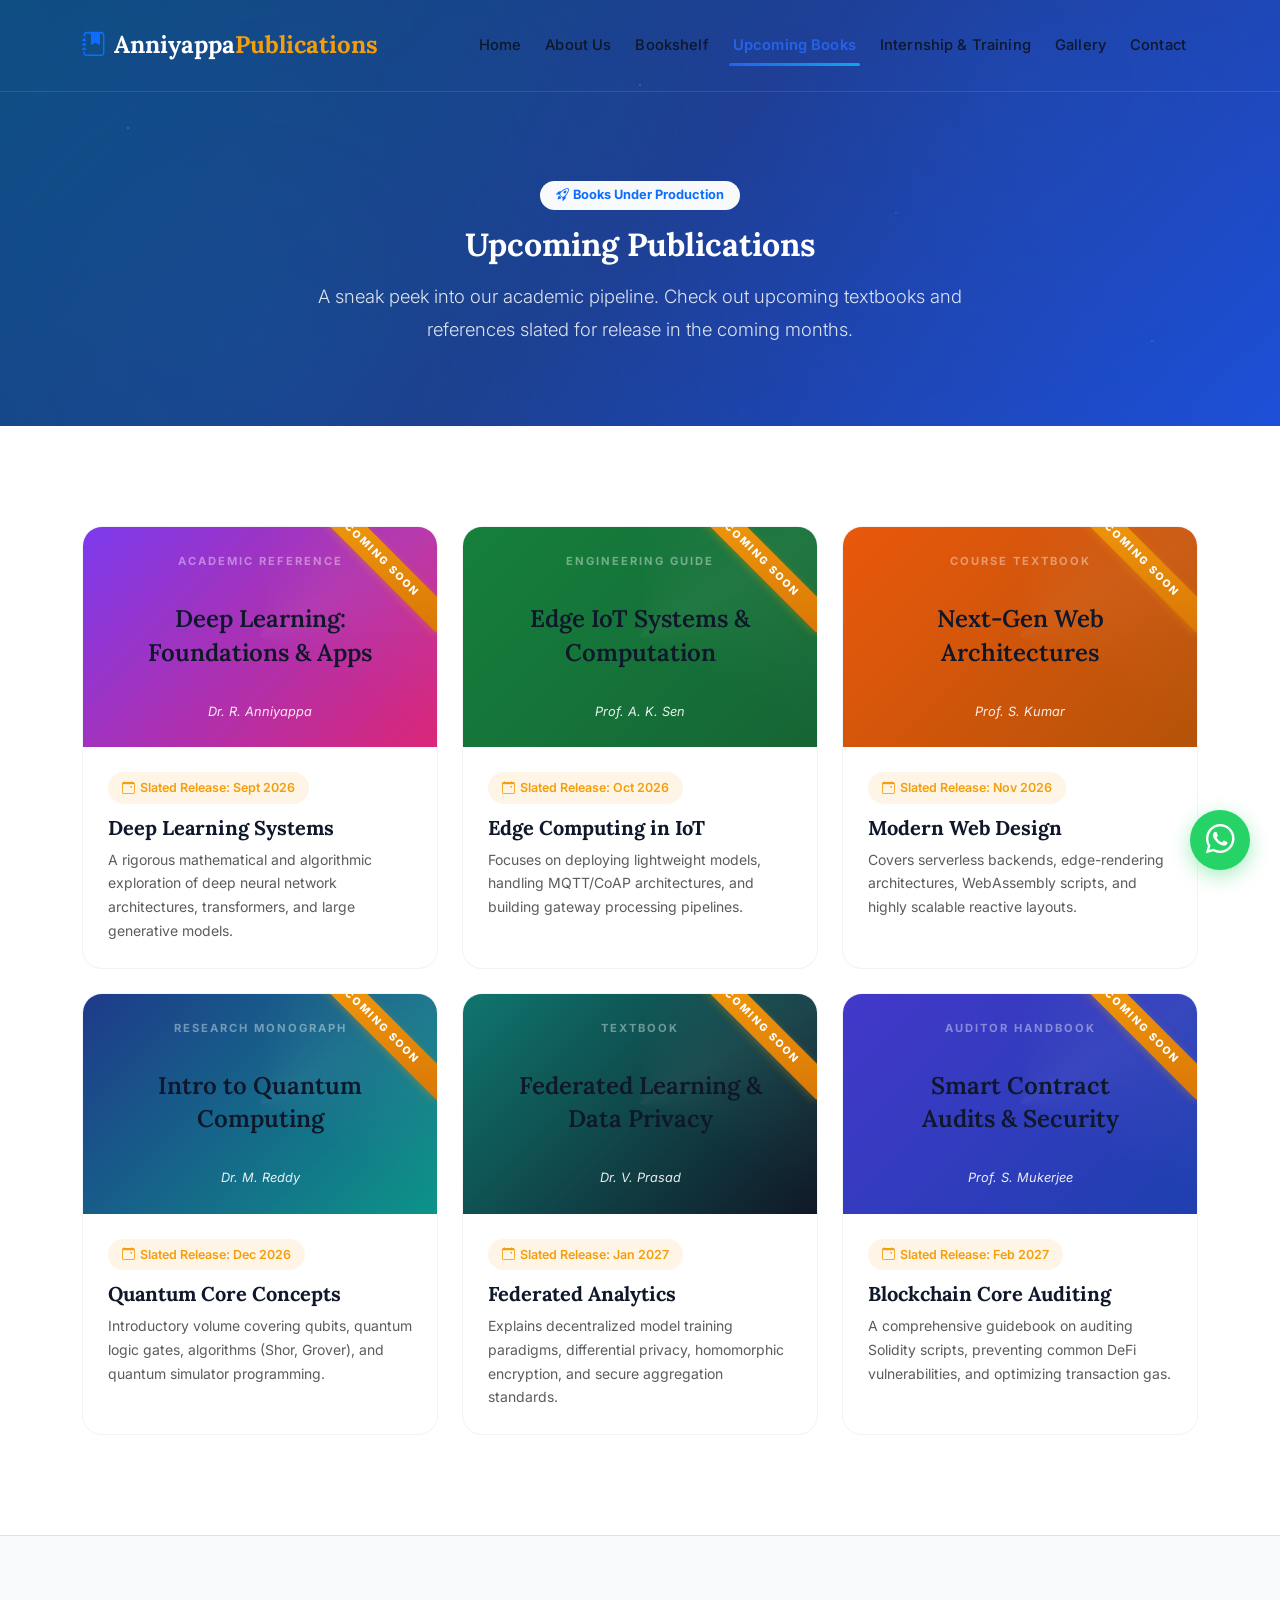
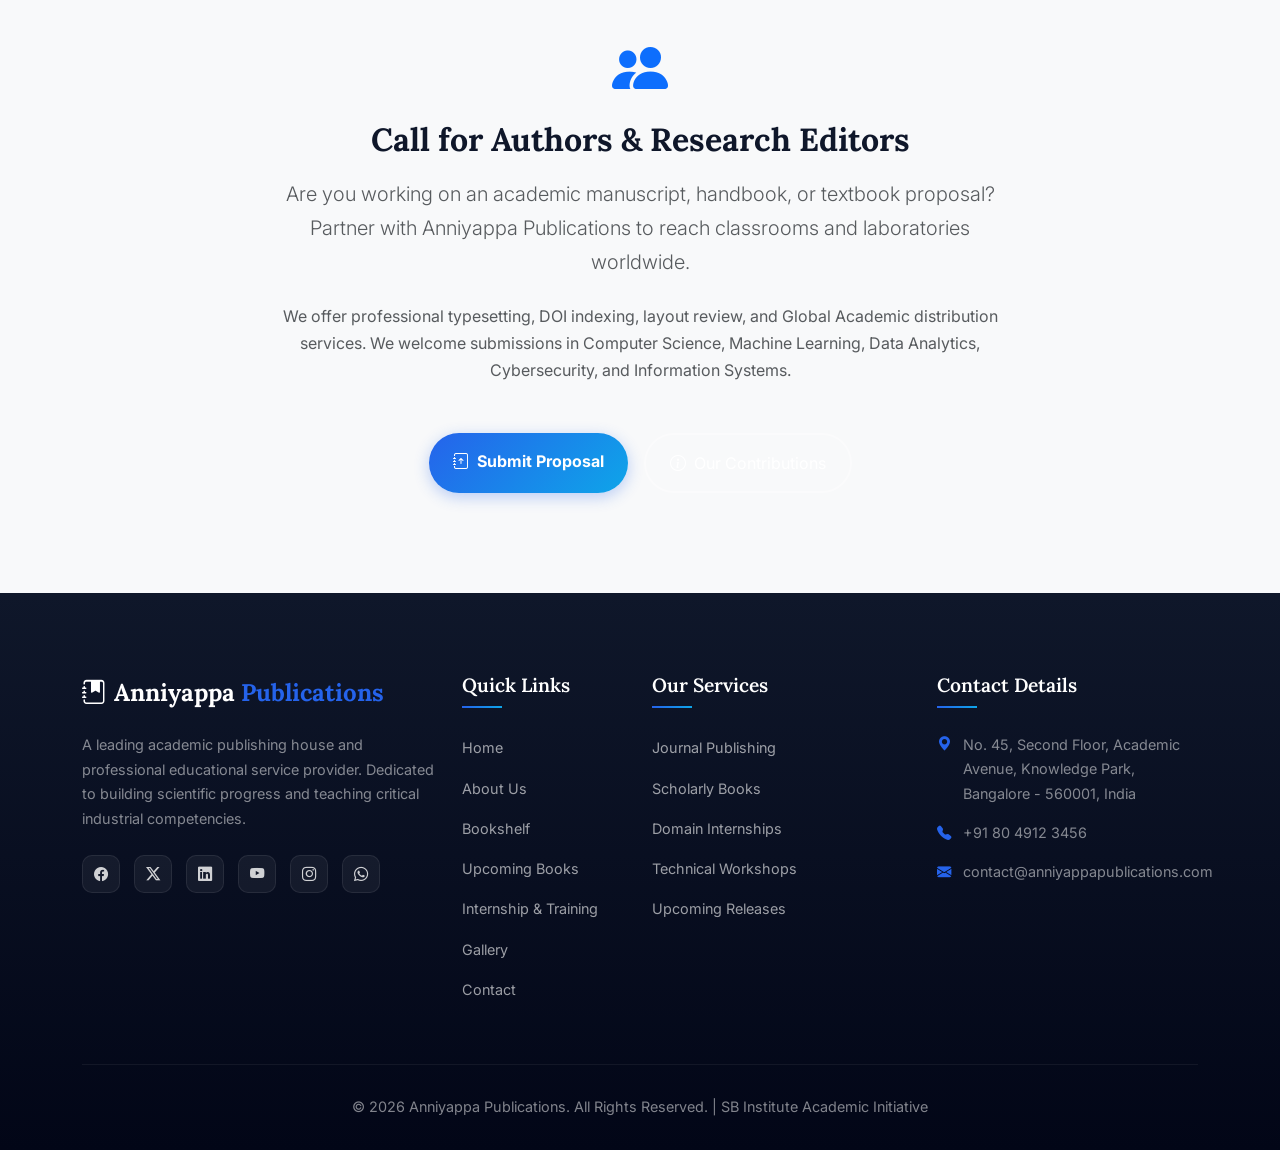
<file: upcoming.html>
<!DOCTYPE html>
<html lang="en">
<head>
  <meta charset="UTF-8">
  <meta name="viewport" content="width=device-width, initial-scale=1.0">
  <title>Upcoming Books | Anniyappa Publications</title>
  <meta name="description" content="View the list of books under production at Anniyappa Publications. Discover upcoming textbooks and scholarly resources in AI, IoT, Web Technologies, Quantum Computing, and Blockchain.">
  <meta name="keywords" content="Anniyappa Publications, upcoming books, books under production, research monographs, academic textbooks">
  
  <!-- Bootstrap 5 CSS CDN -->
  <link href="https://cdn.jsdelivr.net/npm/bootstrap@5.3.2/dist/css/bootstrap.min.css" rel="stylesheet">
  <!-- Bootstrap Icons CDN -->
  <link href="https://cdn.jsdelivr.net/npm/bootstrap-icons@1.11.2/font/bootstrap-icons.min.css" rel="stylesheet">
  <!-- Custom CSS -->
  <link rel="stylesheet" href="css/style.css">
</head>
<body>

  <!-- Navigation Bar -->
  <nav class="navbar navbar-expand-lg fixed-top" id="mainNavbar">
    <div class="container">
      <a class="navbar-brand" href="index.html">
        <i class="bi bi-journal-bookmark-fill me-2 text-primary"></i>Anniyappa <span>Publications</span>
      </a>
      <button class="navbar-toggler" type="button" data-bs-toggle="collapse" data-bs-target="#navbarNav" aria-controls="navbarNav" aria-expanded="false" aria-label="Toggle navigation">
        <span class="navbar-toggler-icon"></span>
      </button>
      <div class="collapse navbar-collapse" id="navbarNav">
        <ul class="navbar-nav ms-auto">
          <li class="nav-item"><a class="nav-link" href="index.html">Home</a></li>
          <li class="nav-item"><a class="nav-link" href="about.html">About Us</a></li>
          <li class="nav-item"><a class="nav-link" href="bookshelf.html">Bookshelf</a></li>
          <li class="nav-item"><a class="nav-link" href="upcoming.html">Upcoming Books</a></li>
          <li class="nav-item"><a class="nav-link" href="internship.html">Internship & Training</a></li>
          <li class="nav-item"><a class="nav-link" href="gallery.html">Gallery</a></li>
          <li class="nav-item"><a class="nav-link" href="contact.html">Contact</a></li>
        </ul>
      </div>
    </div>
  </nav>

  <!-- Page Header -->
  <section class="hero-section text-center d-flex align-items-center" style="padding: 180px 0 80px;">
    <div class="container hero-content animate-up">
      <span class="badge bg-light text-primary mb-3 px-3 py-2 rounded-pill fw-bold" style="font-size: 0.8rem;">
        <i class="bi bi-rocket-takeoff me-1"></i>Books Under Production
      </span>
      <h1 class="hero-title mb-3 fs-2">Upcoming Publications</h1>
      <p class="hero-subtitle mx-auto mb-0" style="max-width: 650px;">A sneak peek into our academic pipeline. Check out upcoming textbooks and references slated for release in the coming months.</p>
    </div>
  </section>

  <!-- Upcoming Books Content -->
  <section class="section-padding bg-white">
    <div class="container">
      <div class="row g-4 justify-content-center">

        <!-- Card 1: AI -->
        <div class="col-lg-4 col-md-6 animate-up">
          <div class="coming-soon-card">
            <div class="coming-soon-cover" style="background: linear-gradient(135deg, #7c3aed, #db2777);">
              <div class="book-cover-content">
                <span class="book-cover-label text-white-50">Academic Reference</span>
                <h3 class="book-cover-title fs-4">Deep Learning:<br>Foundations & Apps</h3>
                <span class="book-cover-author">Dr. R. Anniyappa</span>
              </div>
            </div>
            <div class="coming-soon-body">
              <span class="release-badge">
                <i class="bi bi-calendar-event"></i> Slated Release: Sept 2026
              </span>
              <h4 class="fw-bold h5 mb-2">Deep Learning Systems</h4>
              <p class="small text-muted mb-0">A rigorous mathematical and algorithmic exploration of deep neural network architectures, transformers, and large generative models.</p>
            </div>
          </div>
        </div>

        <!-- Card 2: IoT -->
        <div class="col-lg-4 col-md-6 animate-up" style="animation-delay: 0.1s;">
          <div class="coming-soon-card">
            <div class="coming-soon-cover" style="background: linear-gradient(135deg, #15803d, #166534);">
              <div class="book-cover-content">
                <span class="book-cover-label text-white-50">Engineering Guide</span>
                <h3 class="book-cover-title fs-4">Edge IoT Systems &<br>Computation</h3>
                <span class="book-cover-author">Prof. A. K. Sen</span>
              </div>
            </div>
            <div class="coming-soon-body">
              <span class="release-badge">
                <i class="bi bi-calendar-event"></i> Slated Release: Oct 2026
              </span>
              <h4 class="fw-bold h5 mb-2">Edge Computing in IoT</h4>
              <p class="small text-muted mb-0">Focuses on deploying lightweight models, handling MQTT/CoAP architectures, and building gateway processing pipelines.</p>
            </div>
          </div>
        </div>

        <!-- Card 3: Web Tech -->
        <div class="col-lg-4 col-md-6 animate-up" style="animation-delay: 0.2s;">
          <div class="coming-soon-card">
            <div class="coming-soon-cover" style="background: linear-gradient(135deg, #ea580c, #b45309);">
              <div class="book-cover-content">
                <span class="book-cover-label text-white-50">Course Textbook</span>
                <h3 class="book-cover-title fs-4">Next-Gen Web<br>Architectures</h3>
                <span class="book-cover-author">Prof. S. Kumar</span>
              </div>
            </div>
            <div class="coming-soon-body">
              <span class="release-badge">
                <i class="bi bi-calendar-event"></i> Slated Release: Nov 2026
              </span>
              <h4 class="fw-bold h5 mb-2">Modern Web Design</h4>
              <p class="small text-muted mb-0">Covers serverless backends, edge-rendering architectures, WebAssembly scripts, and highly scalable reactive layouts.</p>
            </div>
          </div>
        </div>

        <!-- Card 4: Quantum Computing -->
        <div class="col-lg-4 col-md-6 animate-up">
          <div class="coming-soon-card">
            <div class="coming-soon-cover" style="background: linear-gradient(135deg, #1e3a8a, #0d9488);">
              <div class="book-cover-content">
                <span class="book-cover-label text-white-50">Research Monograph</span>
                <h3 class="book-cover-title fs-4">Intro to Quantum<br>Computing</h3>
                <span class="book-cover-author">Dr. M. Reddy</span>
              </div>
            </div>
            <div class="coming-soon-body">
              <span class="release-badge">
                <i class="bi bi-calendar-event"></i> Slated Release: Dec 2026
              </span>
              <h4 class="fw-bold h5 mb-2">Quantum Core Concepts</h4>
              <p class="small text-muted mb-0">Introductory volume covering qubits, quantum logic gates, algorithms (Shor, Grover), and quantum simulator programming.</p>
            </div>
          </div>
        </div>

        <!-- Card 5: Data Science -->
        <div class="col-lg-4 col-md-6 animate-up" style="animation-delay: 0.1s;">
          <div class="coming-soon-card">
            <div class="coming-soon-cover" style="background: linear-gradient(135deg, #0f766e, #111827);">
              <div class="book-cover-content">
                <span class="book-cover-label text-white-50">Textbook</span>
                <h3 class="book-cover-title fs-4">Federated Learning &<br>Data Privacy</h3>
                <span class="book-cover-author">Dr. V. Prasad</span>
              </div>
            </div>
            <div class="coming-soon-body">
              <span class="release-badge">
                <i class="bi bi-calendar-event"></i> Slated Release: Jan 2027
              </span>
              <h4 class="fw-bold h5 mb-2">Federated Analytics</h4>
              <p class="small text-muted mb-0">Explains decentralized model training paradigms, differential privacy, homomorphic encryption, and secure aggregation standards.</p>
            </div>
          </div>
        </div>

        <!-- Card 6: Blockchain -->
        <div class="col-lg-4 col-md-6 animate-up" style="animation-delay: 0.2s;">
          <div class="coming-soon-card">
            <div class="coming-soon-cover" style="background: linear-gradient(135deg, #4338ca, #1e40af);">
              <div class="book-cover-content">
                <span class="book-cover-label text-white-50">Auditor Handbook</span>
                <h3 class="book-cover-title fs-4">Smart Contract<br>Audits & Security</h3>
                <span class="book-cover-author">Prof. S. Mukerjee</span>
              </div>
            </div>
            <div class="coming-soon-body">
              <span class="release-badge">
                <i class="bi bi-calendar-event"></i> Slated Release: Feb 2027
              </span>
              <h4 class="fw-bold h5 mb-2">Blockchain Core Auditing</h4>
              <p class="small text-muted mb-0">A comprehensive guidebook on auditing Solidity scripts, preventing common DeFi vulnerabilities, and optimizing transaction gas.</p>
            </div>
          </div>
        </div>

      </div>
    </div>
  </section>

  <!-- Author Call-to-Action Section -->
  <section class="section-padding bg-light border-top">
    <div class="container text-center">
      <div class="row justify-content-center">
        <div class="col-lg-8 animate-up">
          <i class="bi bi-people-fill text-primary display-4 mb-3 d-block"></i>
          <h2 class="font-title mb-3">Call for Authors & Research Editors</h2>
          <p class="lead text-muted mb-4">Are you working on an academic manuscript, handbook, or textbook proposal? Partner with Anniyappa Publications to reach classrooms and laboratories worldwide.</p>
          <p class="text-muted mb-5">We offer professional typesetting, DOI indexing, layout review, and Global Academic distribution services. We welcome submissions in Computer Science, Machine Learning, Data Analytics, Cybersecurity, and Information Systems.</p>
          <div class="d-inline-flex flex-wrap gap-3 justify-content-center">
            <a href="contact.html" class="btn btn-primary-custom rounded-pill px-4 py-3 fw-bold">
              <i class="bi bi-journal-arrow-up me-2"></i>Submit Proposal
            </a>
            <a href="about.html" class="btn btn-outline-custom rounded-pill px-4 py-3">
              <i class="bi bi-info-circle me-2"></i>Our Contributions
            </a>
          </div>
        </div>
      </div>
    </div>
  </section>

  <!-- Footer -->
  <footer class="footer">
    <div class="container">
      <div class="row g-4">
        <div class="col-lg-4">
          <div class="footer-brand"><i class="bi bi-journal-bookmark-fill me-2"></i>Anniyappa <span>Publications</span></div>
          <p class="text-white-50 mb-4">A leading academic publishing house and professional educational service provider. Dedicated to building scientific progress and teaching critical industrial competencies.</p>
          <div class="social-links">
            <a href="#" aria-label="Facebook"><i class="bi bi-facebook"></i></a>
            <a href="#" aria-label="Twitter/X"><i class="bi bi-twitter-x"></i></a>
            <a href="#" aria-label="LinkedIn"><i class="bi bi-linkedin"></i></a>
            <a href="#" aria-label="YouTube"><i class="bi bi-youtube"></i></a>
            <a href="#" aria-label="Instagram"><i class="bi bi-instagram"></i></a>
            <a href="#" aria-label="WhatsApp"><i class="bi bi-whatsapp"></i></a>
          </div>
        </div>
        <div class="col-lg-2 col-md-4">
          <h5 class="footer-heading">Quick Links</h5>
          <ul class="footer-links">
            <li><a href="index.html">Home</a></li>
            <li><a href="about.html">About Us</a></li>
            <li><a href="bookshelf.html">Bookshelf</a></li>
            <li><a href="upcoming.html">Upcoming Books</a></li>
            <li><a href="internship.html">Internship & Training</a></li>
            <li><a href="gallery.html">Gallery</a></li>
            <li><a href="contact.html">Contact</a></li>
          </ul>
        </div>
        <div class="col-lg-3 col-md-4">
          <h5 class="footer-heading">Our Services</h5>
          <ul class="footer-links">
            <li><a href="bookshelf.html">Journal Publishing</a></li>
            <li><a href="bookshelf.html">Scholarly Books</a></li>
            <li><a href="internship.html">Domain Internships</a></li>
            <li><a href="internship.html#trainingSection">Technical Workshops</a></li>
            <li><a href="upcoming.html">Upcoming Releases</a></li>
          </ul>
        </div>
        <div class="col-lg-3 col-md-4">
          <h5 class="footer-heading">Contact Details</h5>
          <ul class="list-unstyled text-white-50">
            <li class="footer-contact-item">
              <i class="bi bi-geo-alt-fill footer-contact-icon"></i>
              <span>No. 45, Second Floor, Academic Avenue, Knowledge Park, Bangalore - 560001, India</span>
            </li>
            <li class="footer-contact-item">
              <i class="bi bi-telephone-fill footer-contact-icon"></i>
              <span>+91 80 4912 3456</span>
            </li>
            <li class="footer-contact-item">
              <i class="bi bi-envelope-fill footer-contact-icon"></i>
              <span>contact@anniyappapublications.com</span>
            </li>
          </ul>
        </div>
      </div>
      <div class="footer-bottom text-center">
        <p class="mb-0 text-white-50">&copy; 2026 Anniyappa Publications. All Rights Reserved. | SB Institute Academic Initiative</p>
      </div>
    </div>
  </footer>

  <!-- Floating WhatsApp Button -->
  <a href="https://wa.me/918049123456" class="whatsapp-float" target="_blank" rel="noopener" aria-label="Chat on WhatsApp">
    <i class="bi bi-whatsapp"></i>
  </a>

  <!-- Scroll to Top -->
  <button class="scroll-top-btn" id="scrollTopBtn" aria-label="Scroll to top">
    <i class="bi bi-chevron-up"></i>
  </button>

  <!-- Bootstrap 5 JS -->
  <script src="https://cdn.jsdelivr.net/npm/bootstrap@5.3.2/dist/js/bootstrap.bundle.min.js"></script>
  <!-- Custom JS -->
  <script src="js/main.js"></script>
</body>
</html>
</file>
<file: css/style.css>
/* 
 * Anniyappa Publications - Premium CSS Stylesheet
 * Complete design system with glassmorphism, micro-animations,
 * 3D book cards, lightbox gallery, and responsive layouts.
 */

/* ==========================================
   1. Imports and Variables
   ========================================== */
@import url('https://fonts.googleapis.com/css2?family=Inter:wght@300;400;500;600;700&family=Lora:ital,wght@0,400;0,500;0,600;0,700;1,400&display=swap');

:root {
  --primary-color: #0f4c81;
  --primary-hover: #0a3459;
  --secondary-color: #2563eb;
  --secondary-light: #eff6ff;
  --accent-color: #0ea5e9;
  --accent-gold: #f59e0b;
  --dark-color: #0f172a;
  --light-color: #f8fafc;
  --muted-color: #64748b;
  --white: #ffffff;
  --success-color: #10b981;
  --warning-color: #f59e0b;
  --danger-color: #ef4444;

  --font-body: 'Inter', system-ui, -apple-system, sans-serif;
  --font-title: 'Lora', Georgia, Cambria, serif;

  --transition-smooth: all 0.3s cubic-bezier(0.4, 0, 0.2, 1);
  --transition-bounce: all 0.5s cubic-bezier(0.34, 1.56, 0.64, 1);
  --shadow-sm: 0 2px 4px rgba(15, 23, 42, 0.05);
  --shadow-md: 0 10px 20px rgba(15, 23, 42, 0.08);
  --shadow-lg: 0 20px 40px rgba(15, 23, 42, 0.12);
  --shadow-hover: 0 24px 48px rgba(15, 23, 42, 0.16);
  --shadow-glow: 0 0 30px rgba(37, 99, 235, 0.15);
}

/* ==========================================
   2. Core Typography & Document Styles
   ========================================== */
* {
  margin: 0;
  padding: 0;
  box-sizing: border-box;
}

body {
  font-family: var(--font-body);
  color: var(--dark-color);
  background-color: var(--light-color);
  line-height: 1.7;
  -webkit-font-smoothing: antialiased;
  -moz-osx-font-smoothing: grayscale;
  overflow-x: hidden;
}

h1, h2, h3, h4, h5, h6 {
  font-family: var(--font-title);
  color: var(--dark-color);
  font-weight: 700;
  line-height: 1.3;
}

p {
  color: var(--muted-color);
  font-weight: 400;
}

a {
  color: var(--secondary-color);
  text-decoration: none;
  transition: var(--transition-smooth);
}

a:hover {
  color: var(--primary-color);
}

img {
  max-width: 100%;
  height: auto;
}

.section-padding {
  padding: 100px 0;
}

.section-title {
  position: relative;
  margin-bottom: 50px;
}

.section-title h2 {
  font-size: 2.5rem;
  font-weight: 700;
  position: relative;
  display: inline-block;
  padding-bottom: 15px;
}

.section-title h2::after {
  content: '';
  position: absolute;
  left: 0;
  bottom: 0;
  width: 60px;
  height: 4px;
  background: linear-gradient(90deg, var(--secondary-color), var(--accent-color));
  border-radius: 2px;
}

.section-title.text-center h2::after {
  left: 50%;
  transform: translateX(-50%);
}

.font-title {
  font-family: var(--font-title);
}

/* ==========================================
   3. Custom Navigation Bar (Glassmorphism)
   ========================================== */
.navbar {
  transition: var(--transition-smooth);
  padding: 20px 0;
  border-bottom: 1px solid rgba(255, 255, 255, 0.1);
  background-color: transparent;
  z-index: 1050;
}

.navbar.scrolled {
  background-color: rgba(255, 255, 255, 0.92);
  backdrop-filter: blur(20px);
  -webkit-backdrop-filter: blur(20px);
  padding: 12px 0;
  box-shadow: 0 4px 30px rgba(15, 76, 129, 0.08);
  border-bottom: 1px solid rgba(15, 76, 129, 0.06);
}

.navbar-brand {
  font-family: var(--font-title);
  font-weight: 700;
  font-size: 1.5rem;
  color: var(--white) !important;
  display: flex;
  align-items: center;
}

.navbar-brand span {
  color: var(--accent-gold);
}

.navbar.scrolled .navbar-brand {
  color: var(--primary-color) !important;
}

.navbar.scrolled .navbar-brand span {
  color: var(--secondary-color);
}

.navbar-nav .nav-link {
  font-weight: 500;
  color: var(--dark-color) !important;
  margin: 0 8px;
  padding: 8px 4px !important;
  position: relative;
  font-size: 0.92rem;
  letter-spacing: 0.01em;
}

.navbar-nav .nav-link::after {
  content: '';
  position: absolute;
  width: 0;
  height: 2.5px;
  bottom: 0;
  left: 0;
  background: linear-gradient(90deg, var(--secondary-color), var(--accent-color));
  transition: var(--transition-smooth);
  border-radius: 2px;
}

.navbar-nav .nav-link:hover::after,
.navbar-nav .nav-link.active::after {
  width: 100%;
}

.navbar-nav .nav-link.active {
  color: var(--secondary-color) !important;
  font-weight: 600;
}

.navbar-toggler {
  border: none;
  padding: 0;
}

.navbar-toggler:focus {
  box-shadow: none;
}

/* ==========================================
   4. Hero Section
   ========================================== */
.hero-section {
  position: relative;
  background: linear-gradient(135deg, #0f4c81 0%, #1e3a8a 50%, #1d4ed8 100%);
  padding: 180px 0 120px;
  color: var(--white);
  overflow: hidden;
}

.hero-section::before {
  content: '';
  position: absolute;
  top: 0;
  left: 0;
  right: 0;
  bottom: 0;
  background-image: 
    radial-gradient(circle at 80% 20%, rgba(37, 99, 235, 0.2) 0%, transparent 60%),
    radial-gradient(circle at 20% 80%, rgba(14, 165, 233, 0.1) 0%, transparent 50%);
  z-index: 1;
}

/* Floating particles overlay */
.hero-section::after {
  content: '';
  position: absolute;
  top: 0;
  left: 0;
  right: 0;
  bottom: 0;
  background-image: 
    radial-gradient(2px 2px at 10% 30%, rgba(255,255,255,0.15) 50%, transparent 50%),
    radial-gradient(2px 2px at 30% 70%, rgba(255,255,255,0.1) 50%, transparent 50%),
    radial-gradient(2px 2px at 50% 20%, rgba(255,255,255,0.12) 50%, transparent 50%),
    radial-gradient(2px 2px at 70% 50%, rgba(255,255,255,0.08) 50%, transparent 50%),
    radial-gradient(2px 2px at 90% 80%, rgba(255,255,255,0.1) 50%, transparent 50%),
    radial-gradient(1px 1px at 15% 60%, rgba(255,255,255,0.2) 50%, transparent 50%),
    radial-gradient(1px 1px at 45% 90%, rgba(255,255,255,0.15) 50%, transparent 50%),
    radial-gradient(1px 1px at 85% 10%, rgba(255,255,255,0.15) 50%, transparent 50%);
  animation: particleDrift 20s linear infinite;
  z-index: 1;
  pointer-events: none;
}

@keyframes particleDrift {
  0% { transform: translateY(0) translateX(0); }
  50% { transform: translateY(-20px) translateX(10px); }
  100% { transform: translateY(0) translateX(0); }
}

.hero-content {
  position: relative;
  z-index: 2;
}

.hero-title {
  font-size: 3.5rem;
  font-weight: 700;
  line-height: 1.2;
  color: var(--white);
  margin-bottom: 20px;
}

.hero-subtitle {
  font-size: 1.15rem;
  color: rgba(255, 255, 255, 0.85);
  margin-bottom: 40px;
  max-width: 600px;
  font-weight: 300;
  line-height: 1.8;
}

.hero-btn-group .btn {
  padding: 14px 32px;
  font-weight: 600;
  border-radius: 30px;
  margin-right: 15px;
  transition: var(--transition-smooth);
  font-size: 0.95rem;
  letter-spacing: 0.02em;
}

.btn-primary-custom {
  background: linear-gradient(135deg, var(--secondary-color), var(--accent-color));
  border: none;
  color: var(--white);
  box-shadow: 0 4px 15px rgba(37, 99, 235, 0.3);
}

.btn-primary-custom:hover {
  background: linear-gradient(135deg, var(--primary-color), var(--secondary-color));
  color: var(--white);
  transform: translateY(-3px);
  box-shadow: 0 8px 25px rgba(37, 99, 235, 0.4);
}

.btn-outline-custom {
  background-color: transparent;
  border: 2px solid rgba(255, 255, 255, 0.4);
  color: var(--white);
}

.btn-outline-custom:hover {
  background-color: var(--white);
  border-color: var(--white);
  color: var(--primary-color);
  transform: translateY(-3px);
  box-shadow: 0 8px 25px rgba(255, 255, 255, 0.2);
}

.hero-image-container {
  position: relative;
  z-index: 2;
  display: flex;
  justify-content: center;
  align-items: center;
}

/* ==========================================
   5. Interactive Custom Cards
   ========================================== */
.custom-card {
  background: var(--white);
  border: 1px solid rgba(15, 76, 129, 0.05);
  border-radius: 16px;
  padding: 40px 30px;
  transition: var(--transition-smooth);
  height: 100%;
  box-shadow: var(--shadow-sm);
  display: flex;
  flex-direction: column;
  position: relative;
  overflow: hidden;
}

.custom-card::before {
  content: '';
  position: absolute;
  top: 0;
  left: 0;
  right: 0;
  height: 3px;
  background: linear-gradient(90deg, var(--secondary-color), var(--accent-color));
  opacity: 0;
  transition: var(--transition-smooth);
}

.custom-card:hover {
  transform: translateY(-8px);
  box-shadow: var(--shadow-lg);
  border-color: rgba(37, 99, 235, 0.1);
}

.custom-card:hover::before {
  opacity: 1;
}

.card-icon-wrapper {
  width: 70px;
  height: 70px;
  border-radius: 16px;
  background: linear-gradient(135deg, var(--secondary-light), rgba(37, 99, 235, 0.08));
  color: var(--secondary-color);
  display: flex;
  align-items: center;
  justify-content: center;
  font-size: 1.8rem;
  margin-bottom: 25px;
  transition: var(--transition-smooth);
}

.custom-card:hover .card-icon-wrapper {
  background: linear-gradient(135deg, var(--secondary-color), var(--accent-color));
  color: var(--white);
  transform: scale(1.05);
  box-shadow: 0 8px 20px rgba(37, 99, 235, 0.3);
}

.custom-card h3, .custom-card h4 {
  font-size: 1.3rem;
  font-weight: 700;
  margin-bottom: 15px;
}

.custom-card p {
  font-size: 0.93rem;
  margin-bottom: 20px;
  flex-grow: 1;
}

.card-link {
  font-weight: 600;
  font-size: 0.9rem;
  display: inline-flex;
  align-items: center;
}

.card-link i {
  margin-left: 5px;
  transition: var(--transition-smooth);
}

.custom-card:hover .card-link i {
  transform: translateX(5px);
}

/* ==========================================
   6. About Us Core Elements
   ========================================== */
.about-image-wrapper {
  position: relative;
}

.about-image-wrapper::after {
  content: '';
  position: absolute;
  top: 20px;
  left: 20px;
  right: -20px;
  bottom: -20px;
  border: 4px solid var(--secondary-light);
  border-radius: 12px;
  z-index: -1;
}

.stats-counter-card {
  text-align: center;
  padding: 30px;
  background-color: var(--white);
  border-radius: 16px;
  box-shadow: var(--shadow-sm);
  transition: var(--transition-smooth);
}

.stats-counter-card:hover {
  transform: translateY(-4px);
  box-shadow: var(--shadow-md);
}

.stats-number {
  font-size: 2.8rem;
  font-weight: 700;
  color: var(--secondary-color);
  margin-bottom: 5px;
  font-family: var(--font-title);
}

.stats-label {
  font-size: 0.85rem;
  text-transform: uppercase;
  letter-spacing: 1px;
  font-weight: 600;
  color: var(--muted-color);
}

.mission-vision-box {
  background-color: var(--white);
  border-left: 5px solid var(--secondary-color);
  padding: 35px;
  border-radius: 0 16px 16px 0;
  box-shadow: var(--shadow-sm);
  transition: var(--transition-smooth);
}

.mission-vision-box:hover {
  box-shadow: var(--shadow-md);
  transform: translateX(5px);
}

/* Timeline for About Page */
.timeline {
  position: relative;
  padding: 20px 0;
}

.timeline::before {
  content: '';
  position: absolute;
  left: 50%;
  transform: translateX(-50%);
  top: 0;
  bottom: 0;
  width: 3px;
  background: linear-gradient(to bottom, var(--secondary-color), var(--accent-color));
}

.timeline-item {
  position: relative;
  margin-bottom: 50px;
}

.timeline-dot {
  width: 16px;
  height: 16px;
  border-radius: 50%;
  background: var(--secondary-color);
  border: 3px solid var(--white);
  box-shadow: 0 0 0 3px var(--secondary-color);
  position: absolute;
  left: 50%;
  transform: translateX(-50%);
  top: 20px;
  z-index: 2;
}

/* ==========================================
   7. Publication / Bookshelf Styles
   ========================================== */
.publication-card {
  background: var(--white);
  border: none;
  border-radius: 16px;
  overflow: hidden;
  box-shadow: var(--shadow-sm);
  transition: var(--transition-smooth);
  height: 100%;
}

.publication-card:hover {
  transform: translateY(-8px);
  box-shadow: var(--shadow-lg);
}

.book-cover {
  height: 280px;
  position: relative;
  overflow: hidden;
  display: flex;
  align-items: center;
  justify-content: center;
  color: var(--white);
  text-align: center;
  padding: 20px;
}

.book-cover.book-cs { background: linear-gradient(135deg, #1e3a8a 0%, #0d9488 100%); }
.book-cover.book-ai { background: linear-gradient(135deg, #7c3aed 0%, #db2777 100%); }
.book-cover.book-web { background: linear-gradient(135deg, #ea580c 0%, #b45309 100%); }
.book-cover.book-ds { background: linear-gradient(135deg, #0f766e 0%, #111827 100%); }
.book-cover.book-bc { background: linear-gradient(135deg, #4338ca 0%, #1e40af 100%); }
.book-cover.book-iot { background: linear-gradient(135deg, #15803d 0%, #166534 100%); }
.book-cover.book-cloud { background: linear-gradient(135deg, #0369a1 0%, #7c3aed 100%); }
.book-cover.book-intern { background: linear-gradient(135deg, #b91c1c 0%, #7f1d1d 100%); }

/* Legacy covers for backward compatibility */
.book-cover.book-1 { background: linear-gradient(135deg, #1e3a8a 0%, #0d9488 100%); }
.book-cover.book-2 { background: linear-gradient(135deg, #7c3aed 0%, #db2777 100%); }
.book-cover.book-3 { background: linear-gradient(135deg, #ea580c 0%, #b45309 100%); }
.book-cover.book-4 { background: linear-gradient(135deg, #0f766e 0%, #111827 100%); }
.book-cover.book-5 { background: linear-gradient(135deg, #4338ca 0%, #1e40af 100%); }
.book-cover.book-6 { background: linear-gradient(135deg, #15803d 0%, #166534 100%); }

.book-cover-content {
  position: relative;
  z-index: 2;
  display: flex;
  flex-direction: column;
  height: 100%;
  justify-content: space-between;
}

.book-cover-label {
  font-size: 0.7rem;
  letter-spacing: 2px;
  text-transform: uppercase;
  font-weight: 700;
  opacity: 0.8;
}

.book-cover-title {
  font-family: var(--font-title);
  font-size: 1.25rem;
  font-weight: 600;
  margin: 15px 0;
  line-height: 1.4;
}

.book-cover-author {
  font-size: 0.8rem;
  font-style: italic;
  opacity: 0.9;
}

.book-cover-decor {
  position: absolute;
  bottom: 0;
  left: 0;
  right: 0;
  height: 8px;
  background: rgba(255, 255, 255, 0.25);
}

/* 3D book spine effect on hover */
.publication-card .book-cover::after {
  content: '';
  position: absolute;
  left: 0;
  top: 0;
  bottom: 0;
  width: 6px;
  background: rgba(0, 0, 0, 0.2);
  transition: var(--transition-smooth);
}

.publication-card:hover .book-cover::after {
  width: 4px;
  background: rgba(0, 0, 0, 0.35);
}

.publication-info {
  padding: 25px;
}

.publication-badge {
  font-size: 0.72rem;
  padding: 4px 12px;
  border-radius: 20px;
  background: linear-gradient(135deg, var(--secondary-light), rgba(37, 99, 235, 0.08));
  color: var(--secondary-color);
  font-weight: 600;
  display: inline-block;
  margin-bottom: 12px;
  letter-spacing: 0.02em;
}

.pub-title {
  font-size: 1.1rem;
  font-weight: 700;
  margin-bottom: 8px;
}

.pub-meta {
  font-size: 0.8rem;
  color: var(--muted-color);
  margin-bottom: 12px;
}

.pub-meta span {
  margin-right: 15px;
}

.pub-desc {
  font-size: 0.88rem;
  margin-bottom: 20px;
  display: -webkit-box;
  -webkit-line-clamp: 3;
  -webkit-box-orient: vertical;
  overflow: hidden;
}

/* Category Filter Buttons */
.category-btn-group {
  margin-bottom: 40px;
  display: flex;
  flex-wrap: wrap;
  justify-content: center;
  gap: 10px;
}

.category-btn {
  background: var(--white);
  color: var(--muted-color);
  border: 1px solid rgba(15, 76, 129, 0.1);
  padding: 10px 24px;
  border-radius: 30px;
  font-weight: 500;
  font-size: 0.88rem;
  transition: var(--transition-smooth);
  cursor: pointer;
}

.category-btn:hover,
.category-btn.active {
  background: linear-gradient(135deg, var(--secondary-color), var(--accent-color));
  color: var(--white);
  border-color: transparent;
  box-shadow: 0 8px 20px rgba(37, 99, 235, 0.25);
  transform: translateY(-2px);
}

/* ==========================================
   8. Coming Soon / Under Production Cards
   ========================================== */
.coming-soon-card {
  background: var(--white);
  border: 1px solid rgba(15, 76, 129, 0.06);
  border-radius: 20px;
  overflow: hidden;
  transition: var(--transition-smooth);
  height: 100%;
  position: relative;
}

.coming-soon-card::after {
  content: 'COMING SOON';
  position: absolute;
  top: 20px;
  right: -35px;
  background: linear-gradient(135deg, var(--accent-gold), #d97706);
  color: var(--white);
  padding: 4px 40px;
  font-size: 0.65rem;
  font-weight: 800;
  letter-spacing: 2px;
  transform: rotate(45deg);
  box-shadow: 0 2px 8px rgba(245, 158, 11, 0.3);
  z-index: 5;
}

.coming-soon-card:hover {
  transform: translateY(-8px);
  box-shadow: var(--shadow-lg);
}

.coming-soon-cover {
  height: 220px;
  display: flex;
  align-items: center;
  justify-content: center;
  text-align: center;
  color: var(--white);
  padding: 25px;
  position: relative;
  overflow: hidden;
}

.coming-soon-cover::before {
  content: '';
  position: absolute;
  top: -50%;
  left: -50%;
  width: 200%;
  height: 200%;
  background: conic-gradient(from 0deg, transparent 0deg, rgba(255,255,255,0.05) 60deg, transparent 120deg);
  animation: rotateSweep 8s linear infinite;
}

@keyframes rotateSweep {
  to { transform: rotate(360deg); }
}

.coming-soon-body {
  padding: 25px;
}

.release-badge {
  display: inline-flex;
  align-items: center;
  gap: 6px;
  background: rgba(245, 158, 11, 0.1);
  color: var(--accent-gold);
  font-size: 0.78rem;
  font-weight: 600;
  padding: 5px 14px;
  border-radius: 20px;
  margin-bottom: 12px;
}

/* ==========================================
   9. Gallery & Lightbox
   ========================================== */
.gallery-grid {
  display: grid;
  grid-template-columns: repeat(auto-fill, minmax(280px, 1fr));
  gap: 20px;
}

.gallery-card {
  position: relative;
  border-radius: 16px;
  overflow: hidden;
  cursor: pointer;
  box-shadow: var(--shadow-sm);
  transition: var(--transition-smooth);
  aspect-ratio: 4/3;
  background: linear-gradient(135deg, #e2e8f0, #f1f5f9);
}

.gallery-card:hover {
  transform: translateY(-5px) scale(1.02);
  box-shadow: var(--shadow-lg);
}

.gallery-card .gallery-img {
  width: 100%;
  height: 100%;
  object-fit: cover;
  transition: var(--transition-smooth);
}

.gallery-card:hover .gallery-img {
  transform: scale(1.08);
}

.gallery-overlay {
  position: absolute;
  inset: 0;
  background: linear-gradient(to top, rgba(15, 23, 42, 0.8) 0%, transparent 60%);
  display: flex;
  flex-direction: column;
  justify-content: flex-end;
  padding: 20px;
  opacity: 0;
  transition: var(--transition-smooth);
}

.gallery-card:hover .gallery-overlay {
  opacity: 1;
}

.gallery-overlay h5 {
  color: var(--white);
  font-size: 1rem;
  margin-bottom: 4px;
}

.gallery-overlay p {
  color: rgba(255, 255, 255, 0.7);
  font-size: 0.8rem;
  margin: 0;
}

.gallery-overlay .zoom-icon {
  position: absolute;
  top: 50%;
  left: 50%;
  transform: translate(-50%, -50%) scale(0.5);
  width: 50px;
  height: 50px;
  background: rgba(255, 255, 255, 0.9);
  border-radius: 50%;
  display: flex;
  align-items: center;
  justify-content: center;
  color: var(--primary-color);
  font-size: 1.2rem;
  transition: var(--transition-bounce);
}

.gallery-card:hover .gallery-overlay .zoom-icon {
  transform: translate(-50%, -50%) scale(1);
}

/* Gallery placeholder */
.gallery-placeholder {
  width: 100%;
  height: 100%;
  display: flex;
  flex-direction: column;
  align-items: center;
  justify-content: center;
  color: var(--muted-color);
  font-size: 0.85rem;
  text-align: center;
  padding: 20px;
}

.gallery-placeholder i {
  font-size: 2.5rem;
  margin-bottom: 10px;
  opacity: 0.5;
}

/* Lightbox */
.lightbox-overlay {
  position: fixed;
  inset: 0;
  background: rgba(15, 23, 42, 0.95);
  z-index: 10000;
  display: flex;
  align-items: center;
  justify-content: center;
  opacity: 0;
  visibility: hidden;
  transition: all 0.3s ease;
  backdrop-filter: blur(10px);
}

.lightbox-overlay.active {
  opacity: 1;
  visibility: visible;
}

.lightbox-content {
  max-width: 90vw;
  max-height: 85vh;
  position: relative;
  text-align: center;
}

.lightbox-content img {
  max-width: 100%;
  max-height: 80vh;
  border-radius: 12px;
  box-shadow: 0 20px 60px rgba(0, 0, 0, 0.5);
}

.lightbox-close {
  position: absolute;
  top: -50px;
  right: 0;
  background: none;
  border: none;
  color: var(--white);
  font-size: 2rem;
  cursor: pointer;
  transition: var(--transition-smooth);
  width: 44px;
  height: 44px;
  display: flex;
  align-items: center;
  justify-content: center;
}

.lightbox-close:hover {
  transform: rotate(90deg);
  color: var(--accent-color);
}

.lightbox-nav {
  position: absolute;
  top: 50%;
  transform: translateY(-50%);
  background: rgba(255, 255, 255, 0.1);
  border: 1px solid rgba(255, 255, 255, 0.2);
  border-radius: 50%;
  width: 50px;
  height: 50px;
  display: flex;
  align-items: center;
  justify-content: center;
  color: var(--white);
  font-size: 1.2rem;
  cursor: pointer;
  transition: var(--transition-smooth);
}

.lightbox-nav:hover {
  background: var(--secondary-color);
  border-color: var(--secondary-color);
}

.lightbox-prev { left: -70px; }
.lightbox-next { right: -70px; }

.lightbox-caption {
  color: rgba(255, 255, 255, 0.8);
  margin-top: 15px;
  font-size: 0.9rem;
}

/* Gallery Filter */
.gallery-filter-group {
  display: flex;
  flex-wrap: wrap;
  justify-content: center;
  gap: 8px;
  margin-bottom: 40px;
}

/* ==========================================
   10. Stepper and Form designs
   ========================================== */
.process-stepper {
  display: flex;
  justify-content: space-between;
  position: relative;
  margin-bottom: 50px;
}

.process-stepper::before {
  content: '';
  position: absolute;
  top: 25px;
  left: 0;
  width: 100%;
  height: 3px;
  background: linear-gradient(90deg, var(--secondary-color), var(--accent-color));
  opacity: 0.2;
  z-index: 1;
}

.step-item {
  position: relative;
  z-index: 2;
  text-align: center;
  width: 25%;
}

.step-circle {
  width: 50px;
  height: 50px;
  border-radius: 50%;
  background-color: var(--white);
  border: 3px solid rgba(15, 76, 129, 0.1);
  color: var(--muted-color);
  display: flex;
  align-items: center;
  justify-content: center;
  margin: 0 auto 15px;
  font-weight: 700;
  transition: var(--transition-smooth);
}

.step-item.active .step-circle {
  border-color: var(--secondary-color);
  background: linear-gradient(135deg, var(--secondary-color), var(--accent-color));
  color: var(--white);
  box-shadow: 0 4px 15px rgba(37, 99, 235, 0.35);
}

.step-title {
  font-size: 0.9rem;
  font-weight: 600;
  color: var(--dark-color);
}

/* Modern Form Elements */
.custom-form-card {
  background-color: var(--white);
  border-radius: 20px;
  padding: 45px;
  box-shadow: var(--shadow-md);
  border: 1px solid rgba(15, 76, 129, 0.05);
}

.form-control, .form-select {
  border: 1px solid rgba(15, 76, 129, 0.12);
  border-radius: 10px;
  padding: 13px 18px;
  font-size: 0.95rem;
  transition: var(--transition-smooth);
  background-color: var(--light-color);
}

.form-control:focus, .form-select:focus {
  border-color: var(--secondary-color);
  box-shadow: 0 0 0 4px rgba(37, 99, 235, 0.1);
  background-color: var(--white);
}

.form-label {
  font-weight: 600;
  color: var(--dark-color);
  font-size: 0.88rem;
  margin-bottom: 8px;
}

/* ==========================================
   11. Contact Page Specifics
   ========================================== */
.contact-info-box {
  background-color: var(--white);
  border-radius: 20px;
  padding: 35px;
  box-shadow: var(--shadow-sm);
  height: 100%;
  border: 1px solid rgba(15, 76, 129, 0.04);
}

.contact-info-item {
  display: flex;
  margin-bottom: 25px;
}

.contact-info-icon {
  width: 50px;
  height: 50px;
  border-radius: 14px;
  background: linear-gradient(135deg, var(--secondary-light), rgba(37, 99, 235, 0.08));
  color: var(--secondary-color);
  display: flex;
  align-items: center;
  justify-content: center;
  font-size: 1.25rem;
  margin-right: 20px;
  flex-shrink: 0;
  transition: var(--transition-smooth);
}

.contact-info-item:hover .contact-info-icon {
  background: linear-gradient(135deg, var(--secondary-color), var(--accent-color));
  color: var(--white);
}

.contact-info-content h5 {
  font-size: 1.05rem;
  margin-bottom: 5px;
  font-weight: 600;
}

.contact-info-content p {
  margin: 0;
  font-size: 0.93rem;
}

.map-placeholder-box {
  background: linear-gradient(135deg, #e2e8f0, #f1f5f9);
  border-radius: 20px;
  height: 350px;
  position: relative;
  overflow: hidden;
  display: flex;
  flex-direction: column;
  justify-content: center;
  align-items: center;
  border: 1px solid rgba(0, 0, 0, 0.04);
}

.map-icon {
  font-size: 3.5rem;
  color: var(--secondary-color);
  animation: bounce 2s infinite;
}

@keyframes bounce {
  0%, 100% { transform: translateY(0); }
  50% { transform: translateY(-10px); }
}

/* Social media buttons row */
.social-btn-group {
  display: flex;
  flex-wrap: wrap;
  gap: 10px;
}

.social-btn {
  display: inline-flex;
  align-items: center;
  gap: 8px;
  padding: 10px 20px;
  border-radius: 30px;
  font-size: 0.85rem;
  font-weight: 600;
  border: none;
  color: var(--white);
  transition: var(--transition-smooth);
  text-decoration: none;
}

.social-btn:hover {
  transform: translateY(-3px);
  color: var(--white);
}

.social-btn.btn-youtube { background: #FF0000; box-shadow: 0 4px 15px rgba(255, 0, 0, 0.25); }
.social-btn.btn-linkedin { background: #0A66C2; box-shadow: 0 4px 15px rgba(10, 102, 194, 0.25); }
.social-btn.btn-instagram { background: linear-gradient(45deg, #f09433, #e6683c, #dc2743, #cc2366, #bc1888); box-shadow: 0 4px 15px rgba(225, 48, 108, 0.25); }
.social-btn.btn-facebook { background: #1877F2; box-shadow: 0 4px 15px rgba(24, 119, 242, 0.25); }
.social-btn.btn-twitter { background: #14171A; box-shadow: 0 4px 15px rgba(0, 0, 0, 0.2); }
.social-btn.btn-whatsapp { background: #25D366; box-shadow: 0 4px 15px rgba(37, 211, 102, 0.25); }

.social-btn:hover {
  box-shadow: 0 8px 25px rgba(0, 0, 0, 0.25);
}

/* ==========================================
   12. Floating WhatsApp Button
   ========================================== */
.whatsapp-float {
  position: fixed;
  bottom: 30px;
  right: 30px;
  width: 60px;
  height: 60px;
  background: #25D366;
  border-radius: 50%;
  display: flex;
  align-items: center;
  justify-content: center;
  color: var(--white);
  font-size: 1.8rem;
  box-shadow: 0 6px 20px rgba(37, 211, 102, 0.4);
  z-index: 999;
  transition: var(--transition-smooth);
  text-decoration: none;
  animation: whatsappPulse 2s infinite;
}

.whatsapp-float:hover {
  transform: scale(1.1);
  box-shadow: 0 8px 30px rgba(37, 211, 102, 0.5);
  color: var(--white);
}

@keyframes whatsappPulse {
  0%, 100% { box-shadow: 0 6px 20px rgba(37, 211, 102, 0.4); }
  50% { box-shadow: 0 6px 20px rgba(37, 211, 102, 0.4), 0 0 0 12px rgba(37, 211, 102, 0.1); }
}

/* ==========================================
   13. Featured Books Slider
   ========================================== */
.book-slider-wrapper {
  position: relative;
  overflow: hidden;
  padding: 20px 0;
}

.book-slider-track {
  display: flex;
  gap: 25px;
  transition: transform 0.5s cubic-bezier(0.4, 0, 0.2, 1);
}

.book-slide {
  min-width: 220px;
  flex-shrink: 0;
}

.book-mini-card {
  background: var(--white);
  border-radius: 16px;
  overflow: hidden;
  box-shadow: var(--shadow-sm);
  transition: var(--transition-smooth);
  height: 100%;
}

.book-mini-card:hover {
  transform: translateY(-5px);
  box-shadow: var(--shadow-md);
}

.book-mini-cover {
  height: 160px;
  display: flex;
  align-items: center;
  justify-content: center;
  color: var(--white);
  text-align: center;
  padding: 15px;
  font-family: var(--font-title);
  font-weight: 600;
  font-size: 0.95rem;
}

.book-mini-info {
  padding: 15px;
}

.book-mini-info h6 {
  font-size: 0.85rem;
  font-weight: 700;
  margin-bottom: 4px;
}

.book-mini-info small {
  color: var(--muted-color);
  font-size: 0.75rem;
}

.slider-btn {
  position: absolute;
  top: 50%;
  transform: translateY(-50%);
  width: 44px;
  height: 44px;
  border-radius: 50%;
  border: none;
  background: var(--white);
  box-shadow: var(--shadow-md);
  color: var(--primary-color);
  font-size: 1.1rem;
  display: flex;
  align-items: center;
  justify-content: center;
  cursor: pointer;
  z-index: 5;
  transition: var(--transition-smooth);
}

.slider-btn:hover {
  background: var(--secondary-color);
  color: var(--white);
  box-shadow: var(--shadow-lg);
}

.slider-prev { left: 0; }
.slider-next { right: 0; }

/* ==========================================
   14. Footer Section
   ========================================== */
.footer {
  background: linear-gradient(180deg, var(--dark-color) 0%, #020617 100%);
  color: rgba(255, 255, 255, 0.7);
  padding: 80px 0 30px;
  font-size: 0.9rem;
}

.footer-heading {
  font-family: var(--font-title);
  color: var(--white);
  font-size: 1.2rem;
  font-weight: 600;
  margin-bottom: 25px;
  position: relative;
  padding-bottom: 10px;
}

.footer-heading::after {
  content: '';
  position: absolute;
  left: 0;
  bottom: 0;
  width: 40px;
  height: 2px;
  background: linear-gradient(90deg, var(--secondary-color), var(--accent-color));
}

.footer-brand {
  font-family: var(--font-title);
  color: var(--white);
  font-size: 1.5rem;
  font-weight: 700;
  margin-bottom: 20px;
}

.footer-brand span {
  color: var(--secondary-color);
}

.footer-links {
  list-style: none;
  padding: 0;
  margin: 0;
}

.footer-links li {
  margin-bottom: 12px;
}

.footer-links a {
  color: rgba(255, 255, 255, 0.6);
  transition: var(--transition-smooth);
  display: inline-flex;
  align-items: center;
}

.footer-links a::before {
  content: '';
  width: 0;
  height: 2px;
  background: var(--secondary-color);
  margin-right: 0;
  transition: var(--transition-smooth);
}

.footer-links a:hover {
  color: var(--white);
  padding-left: 0;
}

.footer-links a:hover::before {
  width: 12px;
  margin-right: 8px;
}

.footer-contact-item {
  display: flex;
  margin-bottom: 15px;
}

.footer-contact-icon {
  color: var(--secondary-color);
  margin-right: 12px;
  flex-shrink: 0;
}

.footer-bottom {
  border-top: 1px solid rgba(255, 255, 255, 0.06);
  margin-top: 50px;
  padding-top: 30px;
}

.social-links a {
  width: 38px;
  height: 38px;
  border-radius: 10px;
  background: rgba(255, 255, 255, 0.05);
  border: 1px solid rgba(255, 255, 255, 0.08);
  color: rgba(255, 255, 255, 0.8);
  display: inline-flex;
  align-items: center;
  justify-content: center;
  margin-right: 10px;
  transition: var(--transition-smooth);
}

.social-links a:hover {
  background: var(--secondary-color);
  border-color: var(--secondary-color);
  color: var(--white);
  transform: translateY(-3px);
}

/* ==========================================
   15. Scroll-to-top button
   ========================================== */
.scroll-top-btn {
  position: fixed;
  bottom: 100px;
  right: 30px;
  width: 44px;
  height: 44px;
  border-radius: 12px;
  background: var(--primary-color);
  color: var(--white);
  border: none;
  display: flex;
  align-items: center;
  justify-content: center;
  font-size: 1.1rem;
  cursor: pointer;
  z-index: 998;
  opacity: 0;
  visibility: hidden;
  transform: translateY(20px);
  transition: var(--transition-smooth);
  box-shadow: 0 4px 15px rgba(15, 76, 129, 0.3);
}

.scroll-top-btn.visible {
  opacity: 1;
  visibility: visible;
  transform: translateY(0);
}

.scroll-top-btn:hover {
  background: var(--secondary-color);
  transform: translateY(-3px);
}

/* ==========================================
   16. Animations
   ========================================== */
.animate-up {
  opacity: 0;
  transform: translateY(30px);
  animation: fadeUp 0.7s forwards cubic-bezier(0.4, 0, 0.2, 1);
}

@keyframes fadeUp {
  to {
    opacity: 1;
    transform: translateY(0);
  }
}

.animate-left {
  opacity: 0;
  transform: translateX(-30px);
  animation: fadeLeft 0.7s forwards cubic-bezier(0.4, 0, 0.2, 1);
}

@keyframes fadeLeft {
  to {
    opacity: 1;
    transform: translateX(0);
  }
}

.animate-right {
  opacity: 0;
  transform: translateX(30px);
  animation: fadeRight 0.7s forwards cubic-bezier(0.4, 0, 0.2, 1);
}

@keyframes fadeRight {
  to {
    opacity: 1;
    transform: translateX(0);
  }
}

.animate-scale {
  opacity: 0;
  transform: scale(0.9);
  animation: fadeScale 0.7s forwards cubic-bezier(0.4, 0, 0.2, 1);
}

@keyframes fadeScale {
  to {
    opacity: 1;
    transform: scale(1);
  }
}

/* Gradient text utility */
.gradient-text {
  background: linear-gradient(135deg, var(--secondary-color), var(--accent-color));
  -webkit-background-clip: text;
  -webkit-text-fill-color: transparent;
  background-clip: text;
}

/* Divider */
.section-divider {
  width: 80px;
  height: 4px;
  background: linear-gradient(90deg, var(--secondary-color), var(--accent-color));
  border-radius: 2px;
  margin: 0 auto 30px;
}

/* ==========================================
   17. Responsive Overrides
   ========================================== */
@media (max-width: 1199.98px) {
  .navbar-nav .nav-link {
    margin: 0 5px;
    font-size: 0.88rem;
  }
}

@media (max-width: 991.98px) {
  .navbar {
    background-color: rgba(255, 255, 255, 0.98) !important;
    padding: 15px 0;
    box-shadow: var(--shadow-sm);
    backdrop-filter: blur(20px);
  }
  .navbar-nav {
    padding-top: 15px;
  }
  .navbar-nav .nav-link {
    margin: 8px 0;
    padding: 10px 0 !important;
  }
  .hero-section {
    padding: 130px 0 80px;
    text-align: center;
  }
  .hero-title {
    font-size: 2.5rem;
  }
  .hero-subtitle {
    margin: 0 auto 30px;
  }
  .hero-btn-group {
    display: flex;
    flex-direction: column;
    gap: 12px;
    align-items: center;
  }
  .hero-btn-group .btn {
    margin-right: 0;
    width: 220px;
  }
  .hero-image-container {
    margin-top: 50px;
  }
  .section-padding {
    padding: 70px 0;
  }
  .process-stepper {
    flex-direction: column;
    gap: 30px;
  }
  .process-stepper::before {
    display: none;
  }
  .step-item {
    width: 100%;
    display: flex;
    align-items: center;
    text-align: left;
  }
  .step-circle {
    margin: 0 20px 0 0;
  }
  .lightbox-prev { left: 10px; }
  .lightbox-next { right: 10px; }
  .gallery-grid {
    grid-template-columns: repeat(auto-fill, minmax(240px, 1fr));
  }
}

@media (max-width: 767.98px) {
  .section-title h2 {
    font-size: 2rem;
  }
  .hero-title {
    font-size: 2rem;
  }
  .gallery-grid {
    grid-template-columns: repeat(auto-fill, minmax(200px, 1fr));
    gap: 12px;
  }
  .whatsapp-float {
    bottom: 20px;
    right: 20px;
    width: 52px;
    height: 52px;
    font-size: 1.5rem;
  }
  .scroll-top-btn {
    bottom: 80px;
    right: 20px;
    width: 40px;
    height: 40px;
  }
}

@media (max-width: 575.98px) {
  .section-title h2 {
    font-size: 1.75rem;
  }
  .custom-form-card {
    padding: 25px 20px;
  }
  .custom-card {
    padding: 30px 20px;
  }
  .hero-section {
    padding: 120px 0 60px;
  }
  .social-btn-group {
    justify-content: center;
  }
}
</file>
